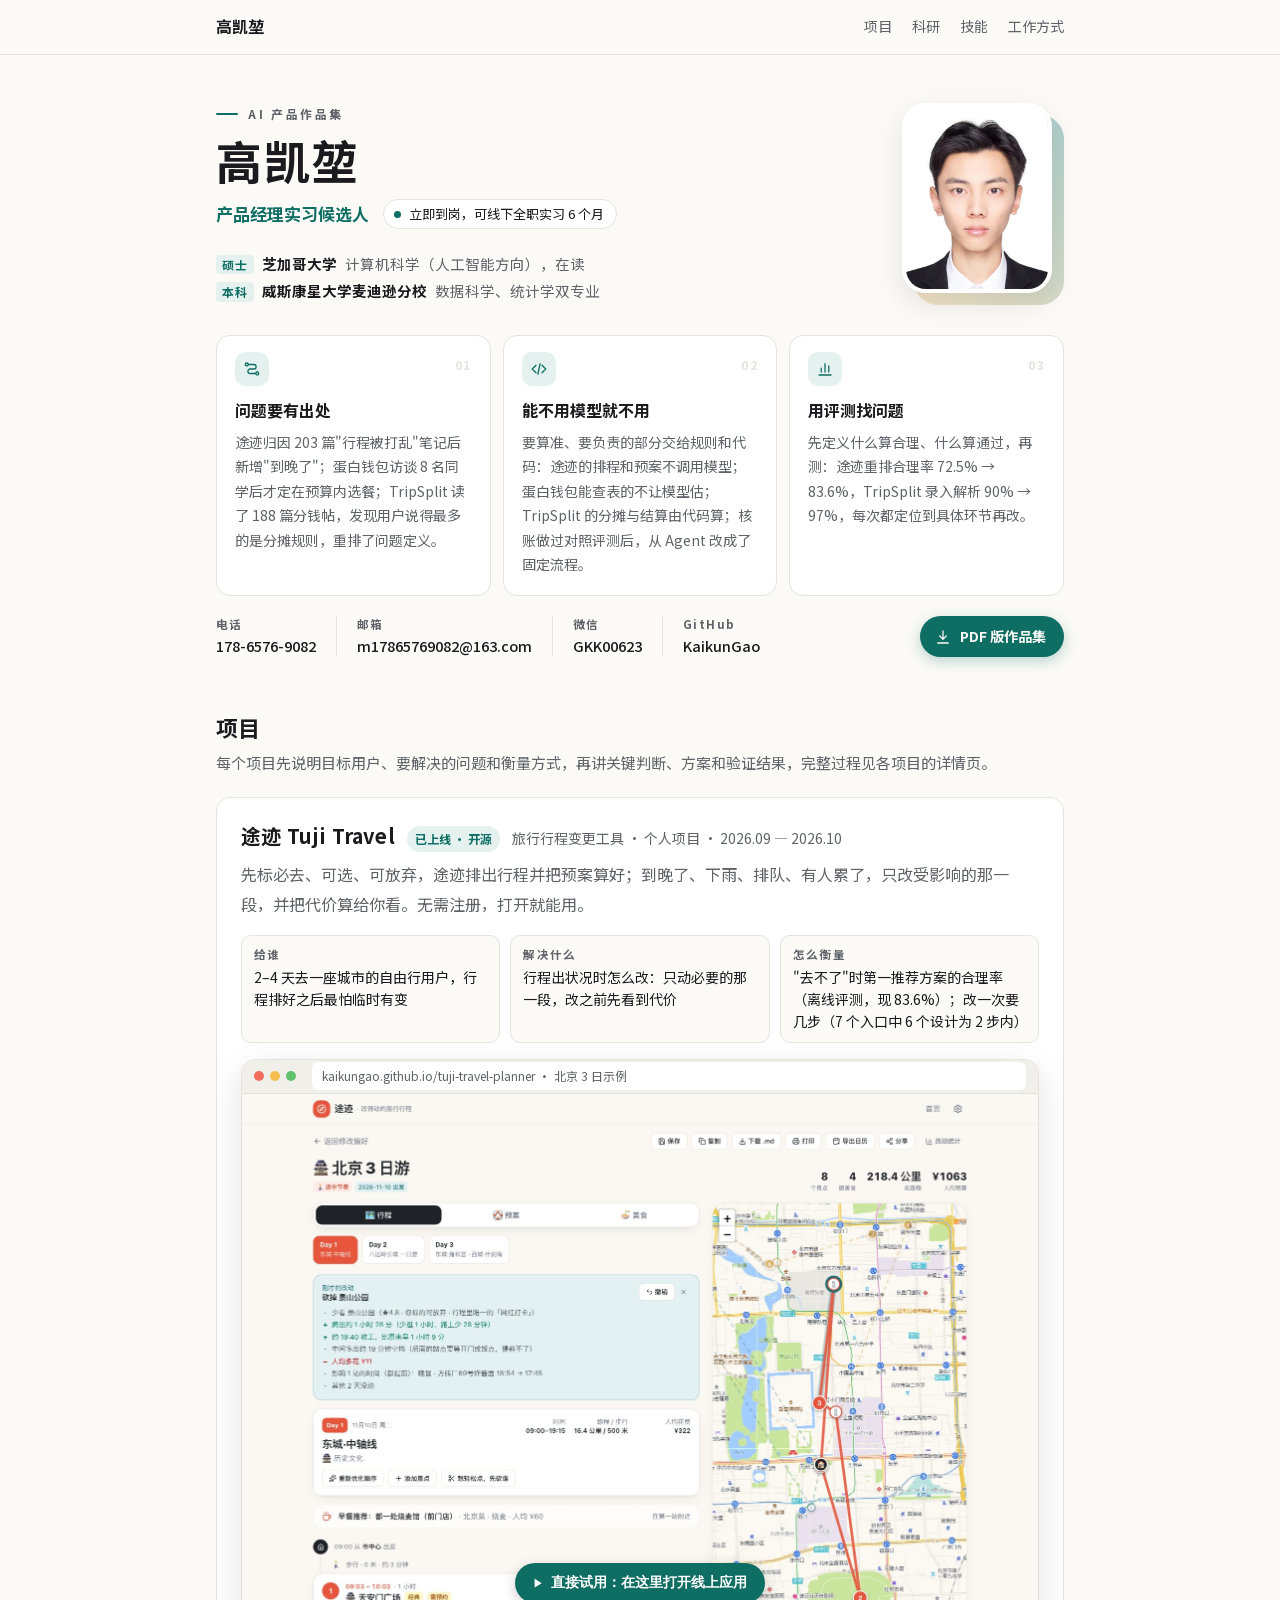
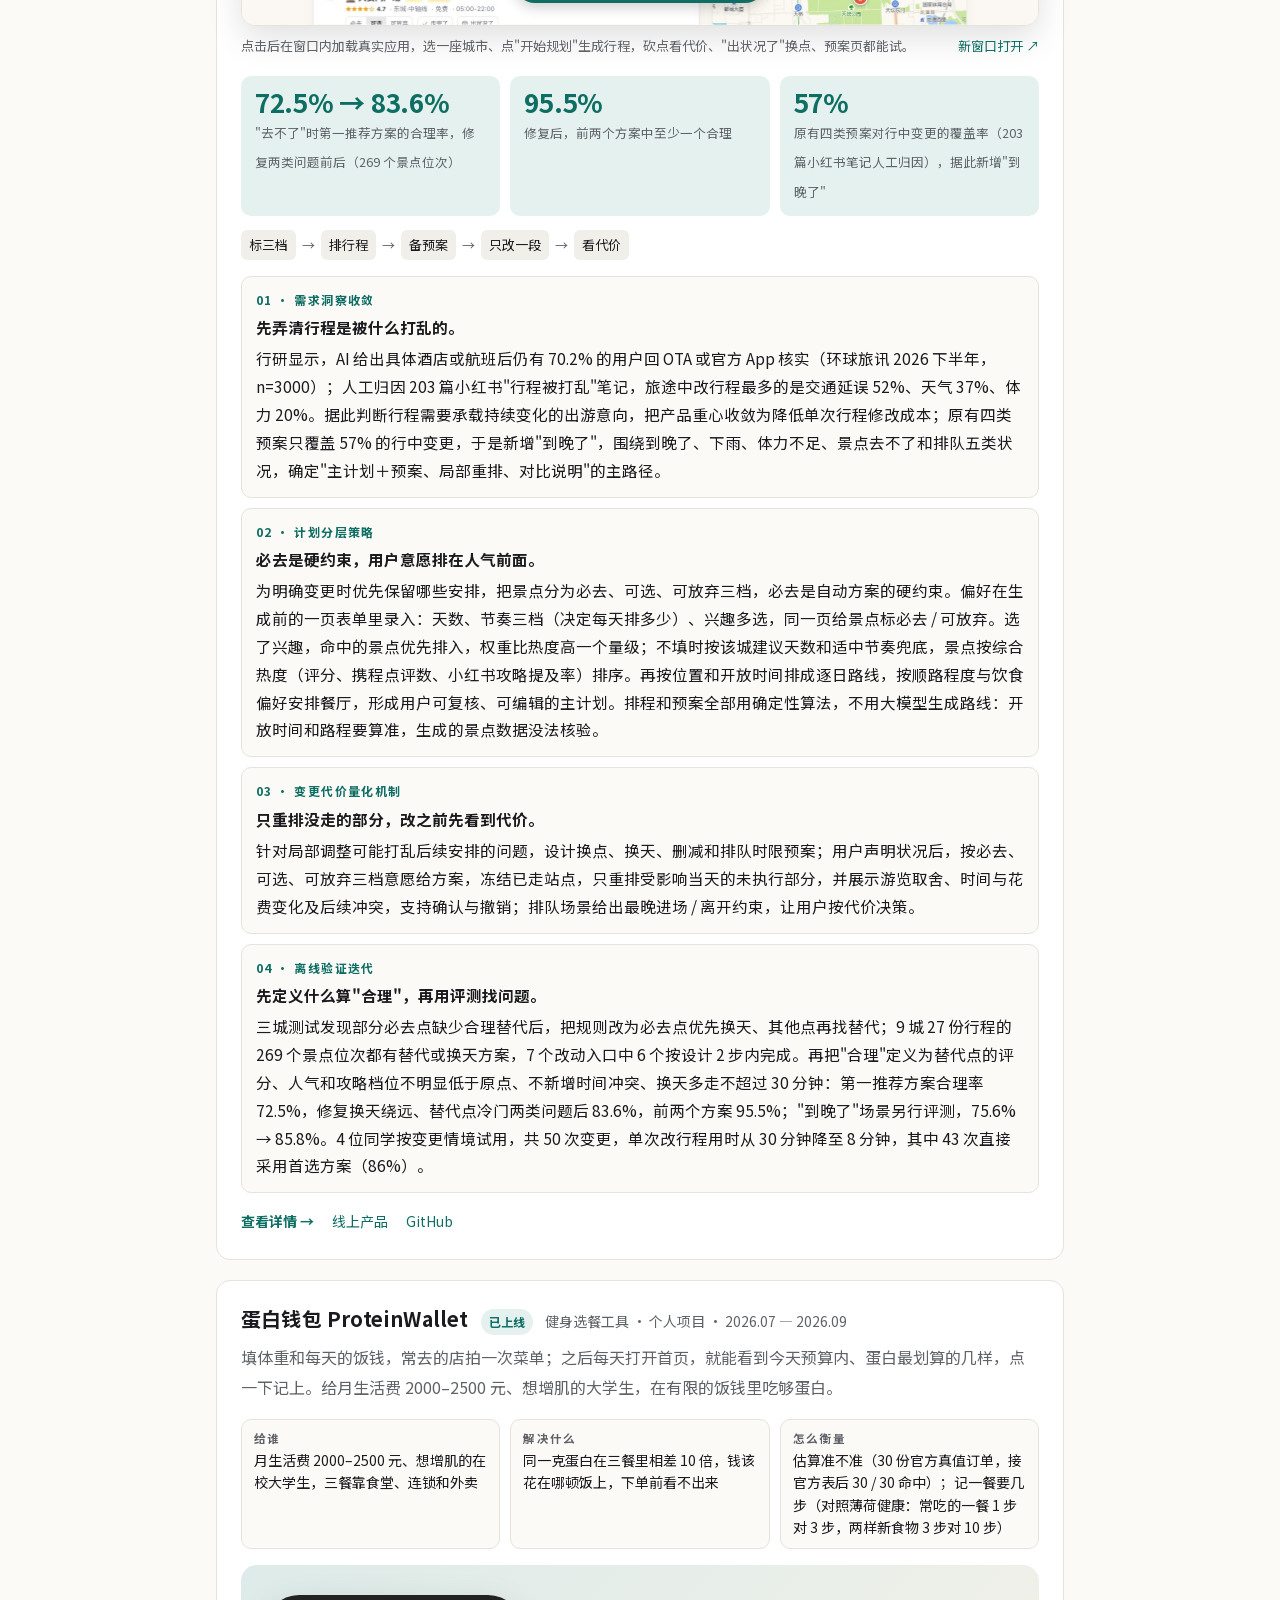
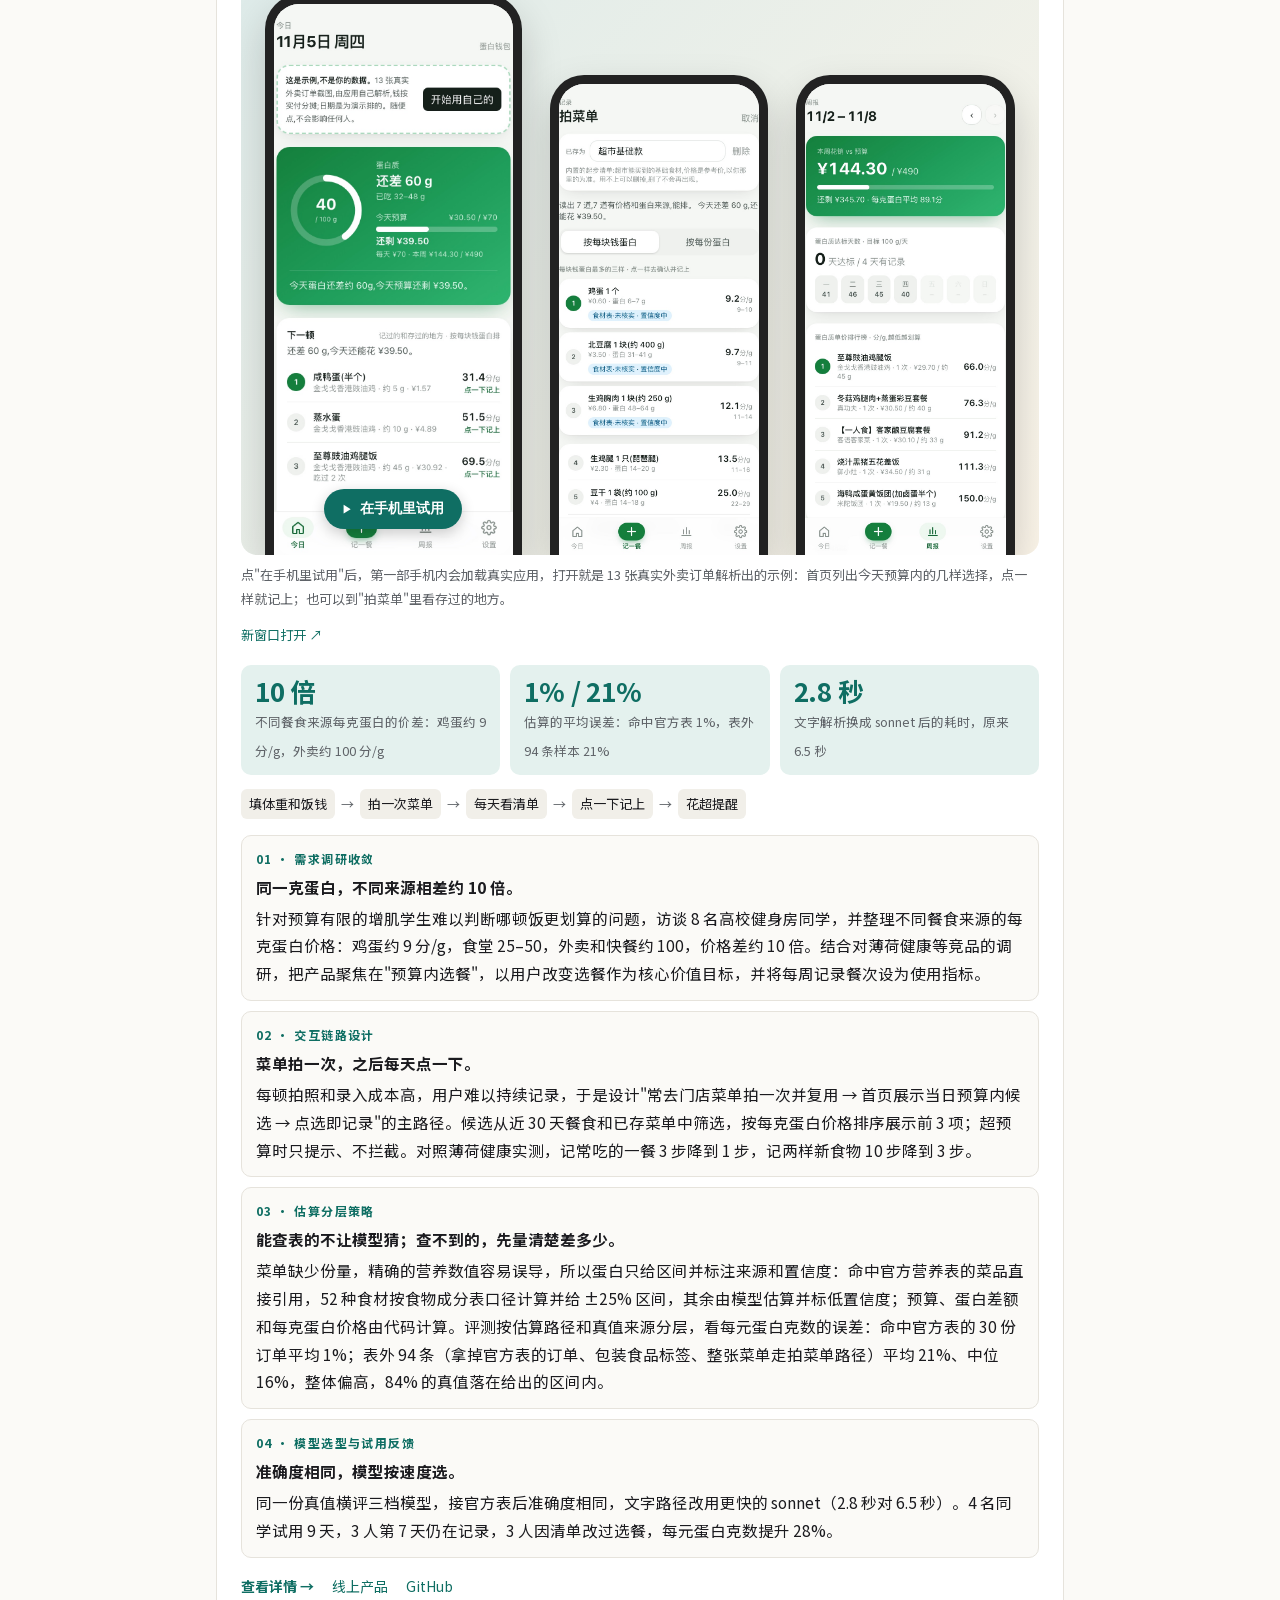
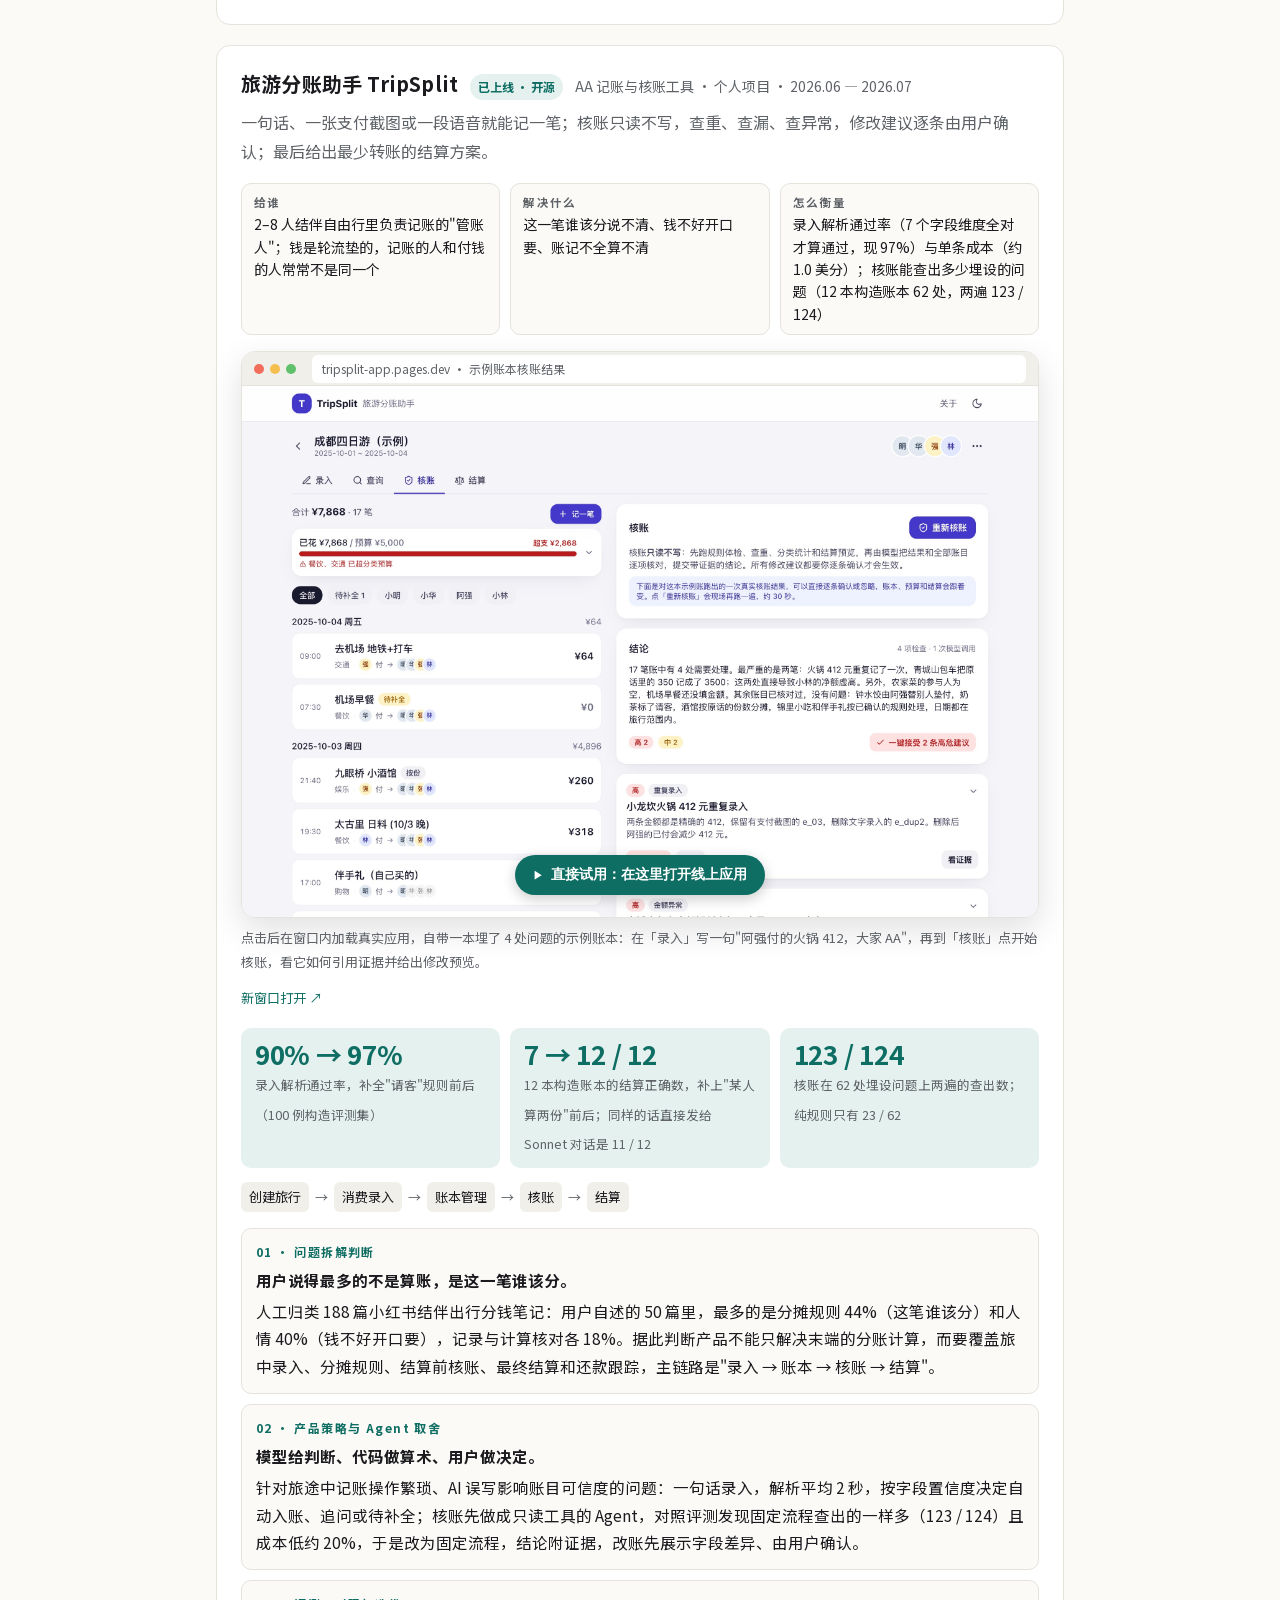
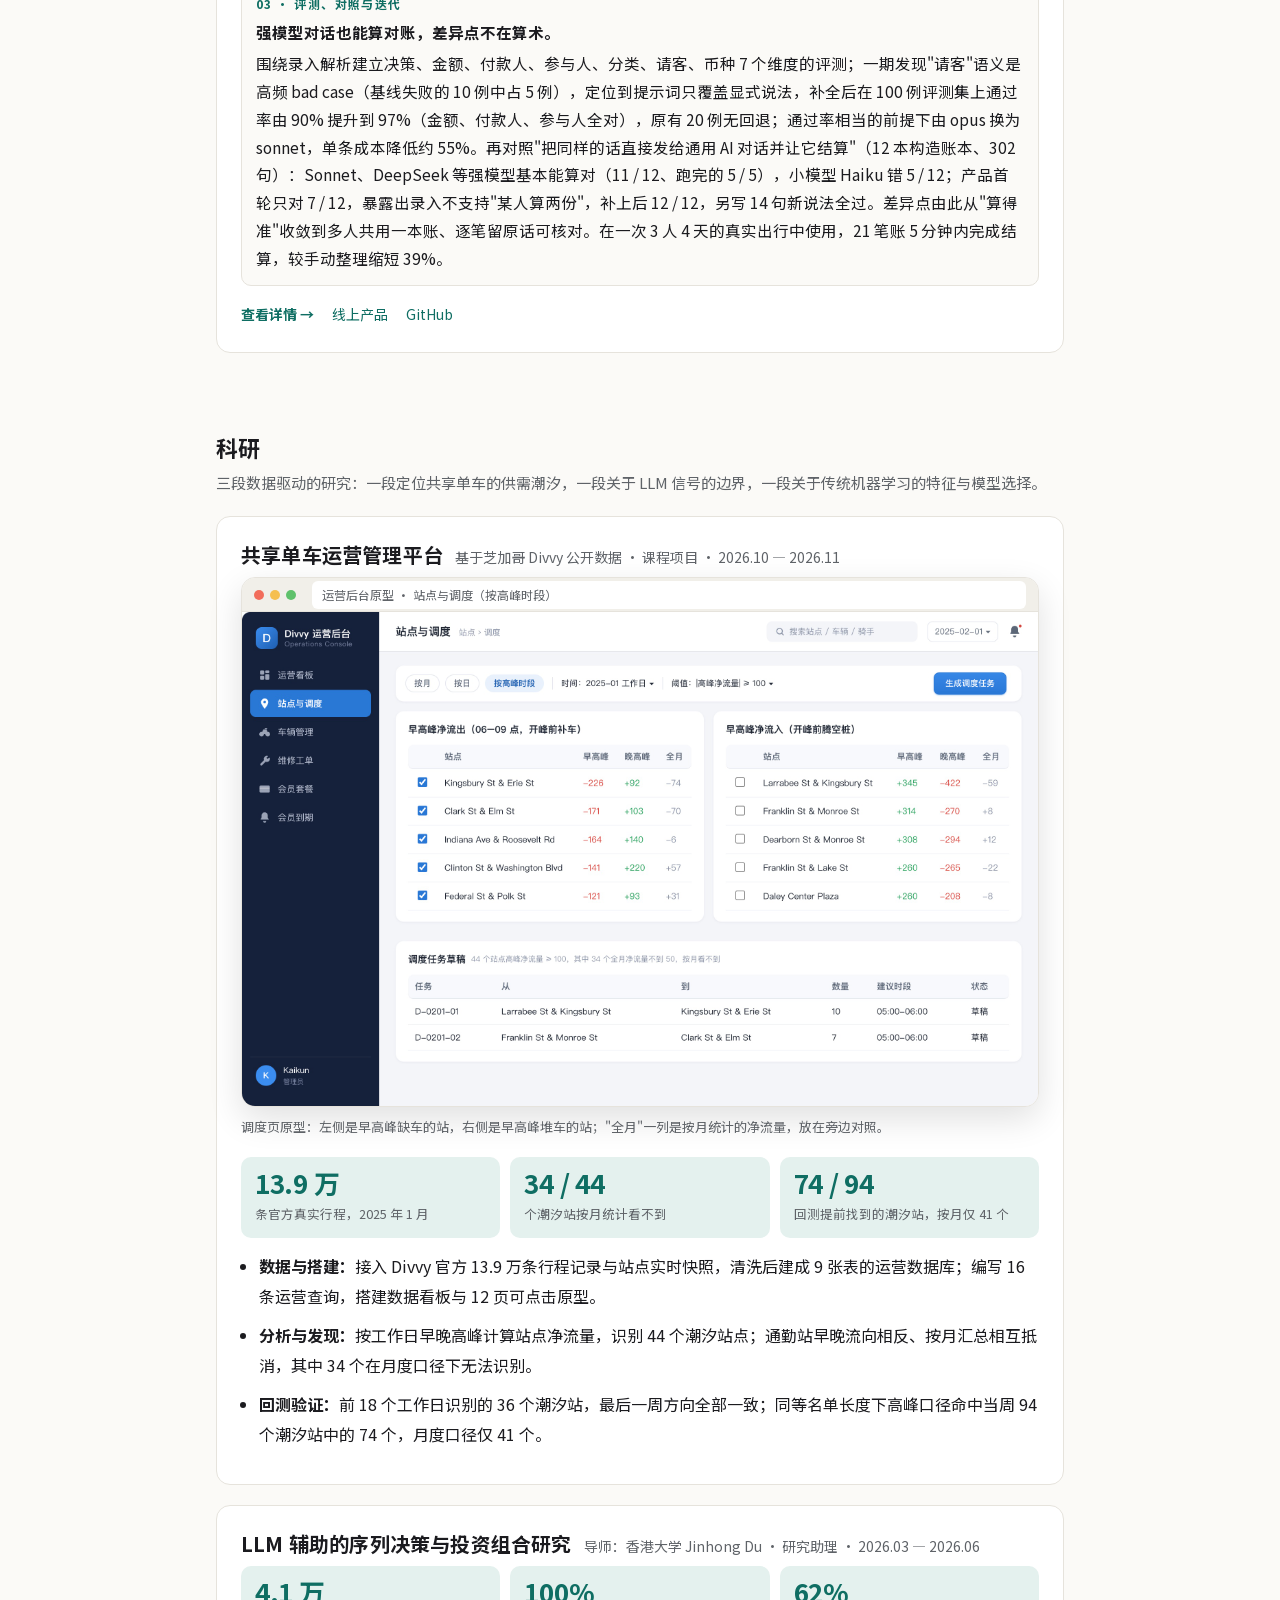
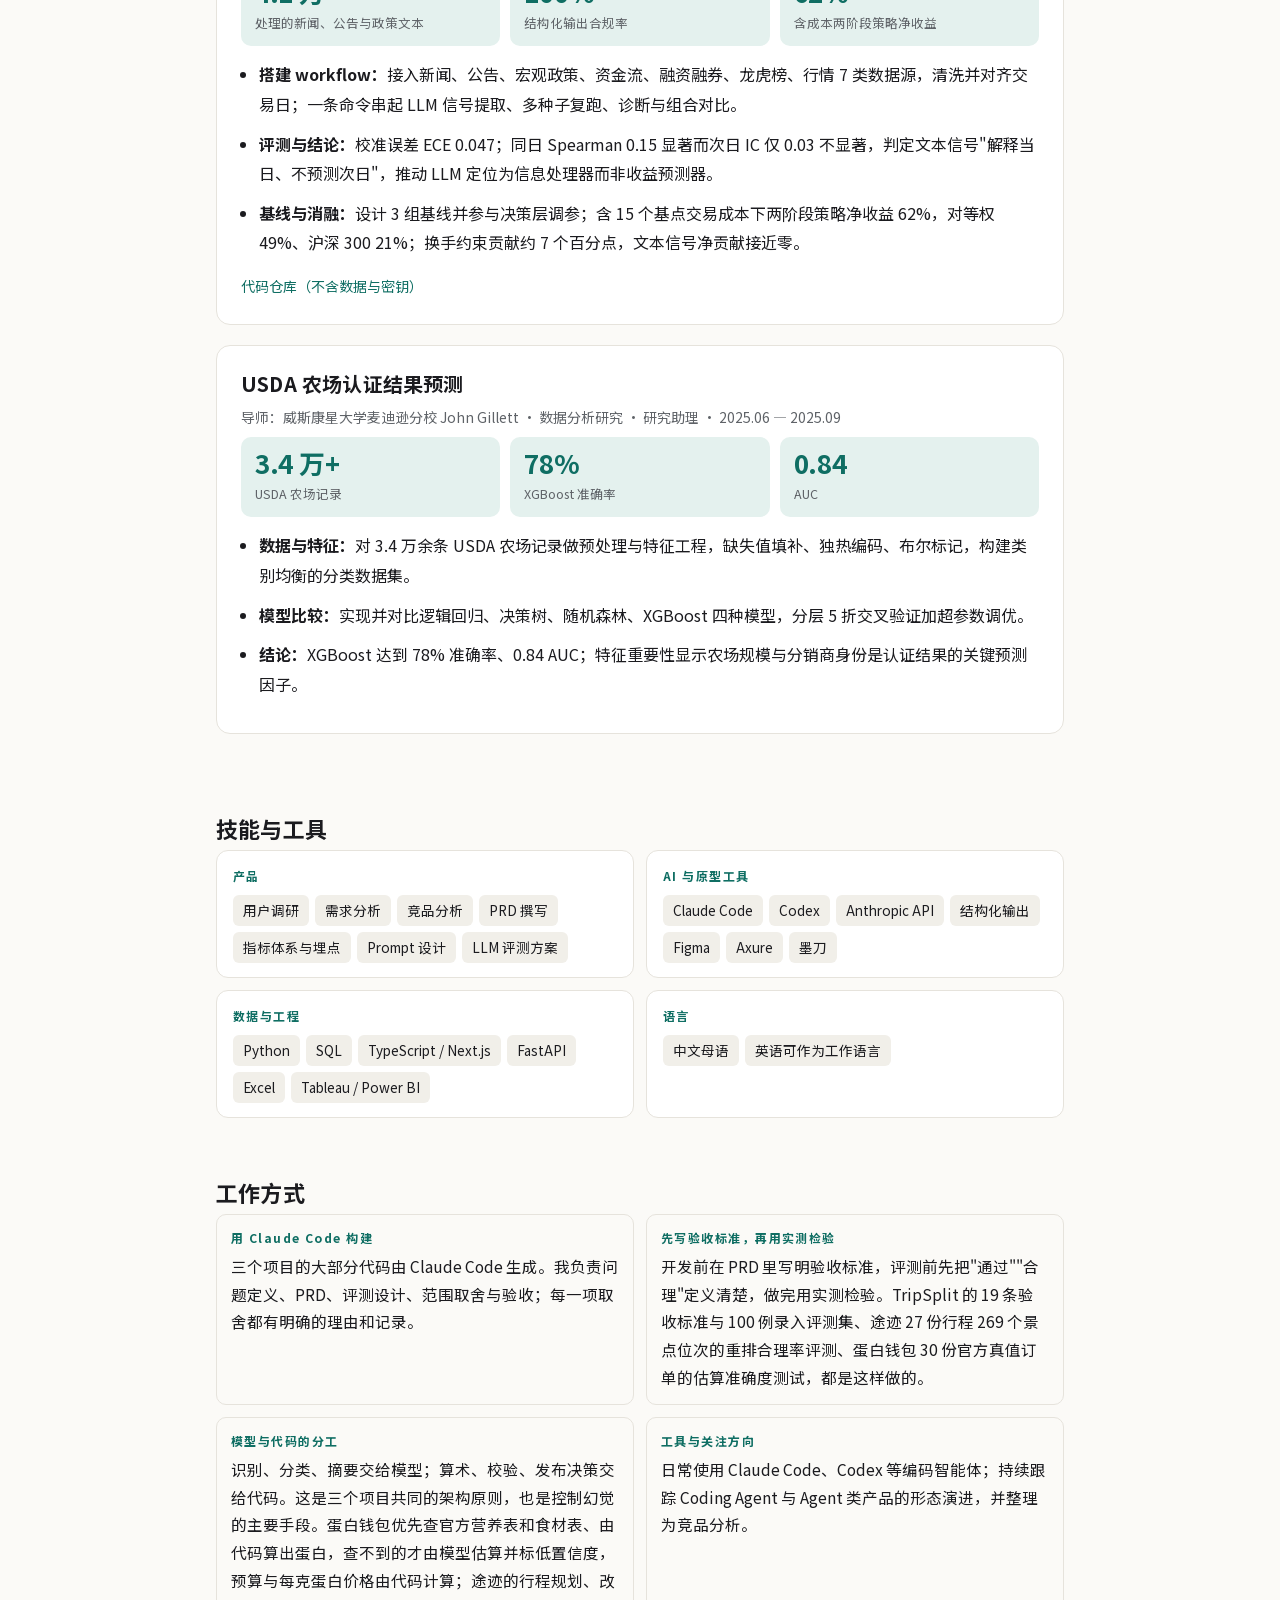
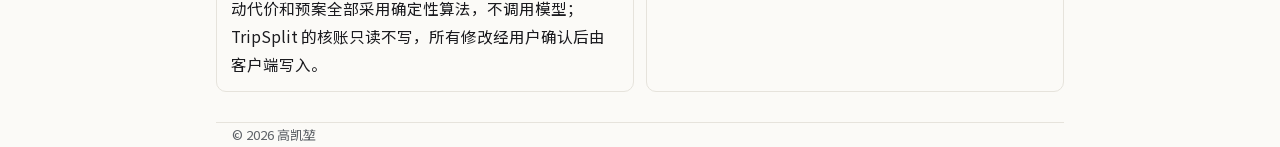
<file: index.html>
<!doctype html>
<html lang="zh-CN">
<head>
<meta charset="utf-8">
<meta name="viewport" content="width=device-width, initial-scale=1">
<title>高凯堃 · AI 产品作品集</title>
<meta name="description" content="高凯堃的 AI 产品作品集：旅游分账助手 TripSplit、途迹 Tuji Travel、ProteinWallet 三个项目，每个讲清目标用户、关键判断、方案与验证结果，以及共享单车供需潮汐定位、LLM 新闻信号与投资组合决策等研究。">
<meta property="og:title" content="高凯堃 · AI 产品作品集">
<meta property="og:description" content="三个从痛点到上线与评测的产品项目，三段数据与评测驱动的科研。">
<meta property="og:type" content="website">
<link rel="stylesheet" href="styles.css">
<link rel="icon" href="data:image/svg+xml,<svg xmlns='http://www.w3.org/2000/svg' viewBox='0 0 100 100'><text y='.9em' font-size='90'>◎</text></svg>">
</head>
<body>

<nav class="nav"><div class="wrap">
  <a class="brand" href="#top">高凯堃</a>
  <ul>
    <li><a href="#projects">项目</a></li>
    <li><a href="#research">科研</a></li>
    <li><a href="#skills">技能</a></li>
    <li><a href="#way">工作方式</a></li>
  </ul>
</div></nav>

<main class="wrap" id="top">

<header class="hero">
  <div class="hero-top">
    <div>
      <p class="eyebrow">AI 产品作品集</p>
      <h1>高凯堃</h1>
      <div class="role-row">
        <p class="role">产品经理实习候选人</p>
        <p class="avail"><i aria-hidden="true"></i>立即到岗，可线下全职实习 6 个月</p>
      </div>
      <ul class="edu">
        <li><span class="deg">硕士</span><b>芝加哥大学</b><span class="major">计算机科学（人工智能方向），在读</span></li>
        <li><span class="deg">本科</span><b>威斯康星大学麦迪逊分校</b><span class="major">数据科学、统计学双专业</span></li>
      </ul>
    </div>
    <div class="portrait"><img class="photo" src="assets/photo.jpg" alt="高凯堃"></div>
  </div>
  <ul class="strengths">
    <li>
      <span class="ico" aria-hidden="true"><svg viewBox="0 0 24 24"><circle cx="5" cy="6" r="2"/><circle cx="19" cy="18" r="2"/><path d="M7 6h7.5a3 3 0 0 1 0 6h-5a3 3 0 0 0 0 6H17"/></svg></span>
      <b>问题要有出处</b>
      <p>途迹归因 203 篇"行程被打乱"笔记后新增"到晚了"；蛋白钱包访谈 8 名同学后才定在预算内选餐；TripSplit 读了 188 篇分钱帖，发现用户说得最多的是分摊规则，重排了问题定义。</p>
    </li>
    <li>
      <span class="ico" aria-hidden="true"><svg viewBox="0 0 24 24"><path d="M8 7l-5 5 5 5M16 7l5 5-5 5M13.5 5l-3 14"/></svg></span>
      <b>能不用模型就不用</b>
      <p>要算准、要负责的部分交给规则和代码：途迹的排程和预案不调用模型；蛋白钱包能查表的不让模型估；TripSplit 的分摊与结算由代码算；核账做过对照评测后，从 Agent 改成了固定流程。</p>
    </li>
    <li>
      <span class="ico" aria-hidden="true"><svg viewBox="0 0 24 24"><path d="M4 20h16M7 16v-5M12 16V5M17 16v-8"/></svg></span>
      <b>用评测找问题</b>
      <p>先定义什么算合理、什么算通过，再测：途迹重排合理率 72.5% → 83.6%，TripSplit 录入解析 90% → 97%，每次都定位到具体环节再改。</p>
    </li>
  </ul>
  <div class="contact" id="contact">
    <dl>
      <div><dt>电话</dt><dd>178-6576-9082</dd></div>
      <div><dt>邮箱</dt><dd><a href="mailto:m17865769082@163.com">m17865769082@163.com</a></dd></div>
      <div><dt>微信</dt><dd>GKK00623</dd></div>
      <div><dt>GitHub</dt><dd><a href="https://github.com/KaikunGao" target="_blank" rel="noopener">KaikunGao</a></dd></div>
    </dl>
    <a class="cta no-print" href="assets/kaikun-gao-portfolio.pdf" target="_blank" rel="noopener"><svg viewBox="0 0 24 24" aria-hidden="true"><path d="M12 4v11M7.5 10.5L12 15l4.5-4.5M5 20h14"/></svg>PDF 版作品集</a>
  </div>
</header>

<section id="projects">
  <h2 class="sec-title">项目</h2>
  <p class="sec-sub">每个项目先说明目标用户、要解决的问题和衡量方式，再讲关键判断、方案和验证结果，完整过程见各项目的详情页。</p>

  <!-- Tuji -->
  <article class="card feature">
    <header>
      <h3>途迹 Tuji Travel</h3>
      <span class="badge">已上线 · 开源</span>
      <span class="meta">旅行行程变更工具 · 个人项目 · 2026.09 — 2026.10</span>
    </header>
    <p class="one-liner">先标必去、可选、可放弃，途迹排出行程并把预案算好；到晚了、下雨、排队、有人累了，只改受影响的那一段，并把代价算给你看。无需注册，打开就能用。</p>
    <div class="pos">
      <span><b>给谁</b>2–4 天去一座城市的自由行用户，行程排好之后最怕临时有变</span>
      <span><b>解决什么</b>行程出状况时怎么改：只动必要的那一段，改之前先看到代价</span>
      <span><b>怎么衡量</b>"去不了"时第一推荐方案的合理率（离线评测，现 83.6%）；改一次要几步（7 个入口中 6 个设计为 2 步内）</span>
    </div>
    <div class="browser">
      <div class="bar" aria-hidden="true"><i></i><i></i><i></i><span class="url">kaikungao.github.io/tuji-travel-planner · 北京 3 日示例</span></div>
      <div class="screen" id="tuji-demo">
        <img src="assets/tuji-plan-hd.jpg" alt="途迹行程页：砍掉一个景点之后的代价回执，右侧地图上圈出受影响的站点" width="1440" height="960">
        <button type="button" class="demo-btn" data-src="https://kaikungao.github.io/tuji-travel-planner/" data-title="途迹 在线试用">直接试用：在这里打开线上应用</button>
      </div>
    </div>
    <p class="try-note"><span>点击后在窗口内加载真实应用，选一座城市、点"开始规划"生成行程，砍点看代价、"出状况了"换点、预案页都能试。</span><a href="https://kaikungao.github.io/tuji-travel-planner/" target="_blank" rel="noopener">新窗口打开 ↗</a></p>
    <div class="metrics">
      <div class="metric"><b>72.5% → 83.6%</b><span>"去不了"时第一推荐方案的合理率，修复两类问题前后（269 个景点位次）</span></div>
      <div class="metric"><b>95.5%</b><span>修复后，前两个方案中至少一个合理</span></div>
      <div class="metric"><b>57%</b><span>原有四类预案对行中变更的覆盖率（203 篇小红书笔记人工归因），据此新增"到晚了"</span></div>
    </div>
    <div class="flow">
      <span>标三档</span><i>→</i><span>排行程</span><i>→</i><span>备预案</span><i>→</i><span>只改一段</span><i>→</i><span>看代价</span>
    </div>
    <div class="grid4 rows">
      <div class="cell"><b class="k">01 · 需求洞察收敛</b><strong>先弄清行程是被什么打乱的。</strong>行研显示，AI 给出具体酒店或航班后仍有 70.2% 的用户回 OTA 或官方 App 核实（环球旅讯 2026 下半年，n=3000）；人工归因 203 篇小红书"行程被打乱"笔记，旅途中改行程最多的是交通延误 52%、天气 37%、体力 20%。据此判断行程需要承载持续变化的出游意向，把产品重心收敛为降低单次行程修改成本；原有四类预案只覆盖 57% 的行中变更，于是新增"到晚了"，围绕到晚了、下雨、体力不足、景点去不了和排队五类状况，确定"主计划＋预案、局部重排、对比说明"的主路径。</div>
      <div class="cell"><b class="k">02 · 计划分层策略</b><strong>必去是硬约束，用户意愿排在人气前面。</strong>为明确变更时优先保留哪些安排，把景点分为必去、可选、可放弃三档，必去是自动方案的硬约束。偏好在生成前的一页表单里录入：天数、节奏三档（决定每天排多少）、兴趣多选，同一页给景点标必去 / 可放弃。选了兴趣，命中的景点优先排入，权重比热度高一个量级；不填时按该城建议天数和适中节奏兜底，景点按综合热度（评分、携程点评数、小红书攻略提及率）排序。再按位置和开放时间排成逐日路线，按顺路程度与饮食偏好安排餐厅，形成用户可复核、可编辑的主计划。排程和预案全部用确定性算法，不用大模型生成路线：开放时间和路程要算准，生成的景点数据没法核验。</div>
      <div class="cell"><b class="k">03 · 变更代价量化机制</b><strong>只重排没走的部分，改之前先看到代价。</strong>针对局部调整可能打乱后续安排的问题，设计换点、换天、删减和排队时限预案；用户声明状况后，按必去、可选、可放弃三档意愿给方案，冻结已走站点，只重排受影响当天的未执行部分，并展示游览取舍、时间与花费变化及后续冲突，支持确认与撤销；排队场景给出最晚进场 / 离开约束，让用户按代价决策。</div>
      <div class="cell"><b class="k">04 · 离线验证迭代</b><strong>先定义什么算"合理"，再用评测找问题。</strong>三城测试发现部分必去点缺少合理替代后，把规则改为必去点优先换天、其他点再找替代；9 城 27 份行程的 269 个景点位次都有替代或换天方案，7 个改动入口中 6 个按设计 2 步内完成。再把"合理"定义为替代点的评分、人气和攻略档位不明显低于原点、不新增时间冲突、换天多走不超过 30 分钟：第一推荐方案合理率 72.5%，修复换天绕远、替代点冷门两类问题后 83.6%，前两个方案 95.5%；"到晚了"场景另行评测，75.6% → 85.8%。4 位同学按变更情境试用，共 50 次变更，单次改行程用时从 30 分钟降至 8 分钟，其中 43 次直接采用首选方案（86%）。</div>
    </div>
    <div class="links">
      <a class="more" href="projects/tuji.html">查看详情 →</a>
      <a href="https://kaikungao.github.io/tuji-travel-planner/" target="_blank" rel="noopener">线上产品</a>
      <a href="https://github.com/KaikunGao/tuji-travel-planner" target="_blank" rel="noopener">GitHub</a>
    </div>
  </article>

  <!-- ProteinWallet -->
  <article class="card feature">
    <header>
      <h3>蛋白钱包 ProteinWallet</h3>
      <span class="badge">已上线</span>
      <span class="meta">健身选餐工具 · 个人项目 · 2026.07 — 2026.09</span>
    </header>
    <p class="one-liner">填体重和每天的饭钱，常去的店拍一次菜单；之后每天打开首页，就能看到今天预算内、蛋白最划算的几样，点一下记上。给月生活费 2000–2500 元、想增肌的大学生，在有限的饭钱里吃够蛋白。</p>
    <div class="pos">
      <span><b>给谁</b>月生活费 2000–2500 元、想增肌的在校大学生，三餐靠食堂、连锁和外卖</span>
      <span><b>解决什么</b>同一克蛋白在三餐里相差 10 倍，钱该花在哪顿饭上，下单前看不出来</span>
      <span><b>怎么衡量</b>估算准不准（30 份官方真值订单，接官方表后 30 / 30 命中）；记一餐要几步（对照薄荷健康：常吃的一餐 1 步对 3 步，两样新食物 3 步对 10 步）</span>
    </div>
    <div class="showcase">
      <figure class="phone big" id="pw-demo">
        <img src="assets/pw-today.jpg" alt="蛋白钱包首页：今天的蛋白差额和预算，下面是今天预算内、按每块钱蛋白排好的三样选择" width="780" height="1688">
        <button type="button" class="demo-btn" data-src="https://protein-wallet.pages.dev/?demo=1" data-title="蛋白钱包 在线试用">在手机里试用</button>
      </figure>
      <figure class="phone">
        <img src="assets/pw-menu.jpg" alt="蛋白钱包菜单页：存过的地方按每块钱换多少克蛋白排好，每样带价格、蛋白区间和数据来源" width="780" height="1688">
      </figure>
      <figure class="phone">
        <img src="assets/pw-weekly.jpg" alt="蛋白钱包周报：本周花销与预算、蛋白达标天数、蛋白质单价排行榜" width="780" height="1688">
      </figure>
    </div>
    <p class="try-note"><span>点"在手机里试用"后，第一部手机内会加载真实应用，打开就是 13 张真实外卖订单解析出的示例：首页列出今天预算内的几样选择，点一样就记上；也可以到"拍菜单"里看存过的地方。</span><a href="https://protein-wallet.pages.dev/?demo=1" target="_blank" rel="noopener">新窗口打开 ↗</a></p>
    <div class="metrics">
      <div class="metric"><b>10 倍</b><span>不同餐食来源每克蛋白的价差：鸡蛋约 9 分/g，外卖约 100 分/g</span></div>
      <div class="metric"><b>1% / 21%</b><span>估算的平均误差：命中官方表 1%，表外 94 条样本 21%</span></div>
      <div class="metric"><b>2.8 秒</b><span>文字解析换成 sonnet 后的耗时，原来 6.5 秒</span></div>
    </div>
    <div class="flow">
      <span>填体重和饭钱</span><i>→</i><span>拍一次菜单</span><i>→</i><span>每天看清单</span><i>→</i><span>点一下记上</span><i>→</i><span>花超提醒</span>
    </div>
    <div class="grid4 rows">
      <div class="cell"><b class="k">01 · 需求调研收敛</b><strong>同一克蛋白，不同来源相差约 10 倍。</strong>针对预算有限的增肌学生难以判断哪顿饭更划算的问题，访谈 8 名高校健身房同学，并整理不同餐食来源的每克蛋白价格：鸡蛋约 9 分/g，食堂 25–50，外卖和快餐约 100，价格差约 10 倍。结合对薄荷健康等竞品的调研，把产品聚焦在"预算内选餐"，以用户改变选餐作为核心价值目标，并将每周记录餐次设为使用指标。</div>
      <div class="cell"><b class="k">02 · 交互链路设计</b><strong>菜单拍一次，之后每天点一下。</strong>每顿拍照和录入成本高，用户难以持续记录，于是设计"常去门店菜单拍一次并复用 → 首页展示当日预算内候选 → 点选即记录"的主路径。候选从近 30 天餐食和已存菜单中筛选，按每克蛋白价格排序展示前 3 项；超预算时只提示、不拦截。对照薄荷健康实测，记常吃的一餐 3 步降到 1 步，记两样新食物 10 步降到 3 步。</div>
      <div class="cell"><b class="k">03 · 估算分层策略</b><strong>能查表的不让模型猜；查不到的，先量清楚差多少。</strong>菜单缺少份量，精确的营养数值容易误导，所以蛋白只给区间并标注来源和置信度：命中官方营养表的菜品直接引用，52 种食材按食物成分表口径计算并给 ±25% 区间，其余由模型估算并标低置信度；预算、蛋白差额和每克蛋白价格由代码计算。评测按估算路径和真值来源分层，看每元蛋白克数的误差：命中官方表的 30 份订单平均 1%；表外 94 条（拿掉官方表的订单、包装食品标签、整张菜单走拍菜单路径）平均 21%、中位 16%，整体偏高，84% 的真值落在给出的区间内。</div>
      <div class="cell"><b class="k">04 · 模型选型与试用反馈</b><strong>准确度相同，模型按速度选。</strong>同一份真值横评三档模型，接官方表后准确度相同，文字路径改用更快的 sonnet（2.8 秒对 6.5 秒）。4 名同学试用 9 天，3 人第 7 天仍在记录，3 人因清单改过选餐，每元蛋白克数提升 28%。</div>
    </div>
    <div class="links">
      <a class="more" href="projects/protein-wallet.html">查看详情 →</a>
      <a href="https://protein-wallet.pages.dev/?demo=1" target="_blank" rel="noopener">线上产品</a>
      <a href="https://github.com/KaikunGao/protein-wallet" target="_blank" rel="noopener">GitHub</a>
    </div>
  </article>


  <!-- TripSplit -->
  <article class="card feature">
    <header>
      <h3>旅游分账助手 TripSplit</h3>
      <span class="badge">已上线 · 开源</span>
      <span class="meta">AA 记账与核账工具 · 个人项目 · 2026.06 — 2026.07</span>
    </header>
    <p class="one-liner">一句话、一张支付截图或一段语音就能记一笔；核账只读不写，查重、查漏、查异常，修改建议逐条由用户确认；最后给出最少转账的结算方案。</p>
    <div class="pos">
      <span><b>给谁</b>2–8 人结伴自由行里负责记账的"管账人"；钱是轮流垫的，记账的人和付钱的人常常不是同一个</span>
      <span><b>解决什么</b>这一笔谁该分说不清、钱不好开口要、账记不全算不清</span>
      <span><b>怎么衡量</b>录入解析通过率（7 个字段维度全对才算通过，现 97%）与单条成本（约 1.0 美分）；核账能查出多少埋设的问题（12 本构造账本 62 处，两遍 123 / 124）</span>
    </div>
    <div class="browser">
      <div class="bar" aria-hidden="true"><i></i><i></i><i></i><span class="url">tripsplit-app.pages.dev · 示例账本核账结果</span></div>
      <div class="screen" id="tripsplit-demo">
        <img src="assets/tripsplit-reconcile-hd.jpg" alt="TripSplit 桌面双栏：左侧账本，右侧核账结论、按严重度计数与可逐条确认的修改建议" width="1280" height="853">
        <button type="button" class="demo-btn" data-src="https://tripsplit-app.pages.dev/" data-title="TripSplit 在线试用">直接试用：在这里打开线上应用</button>
      </div>
    </div>
    <p class="try-note"><span>点击后在窗口内加载真实应用，自带一本埋了 4 处问题的示例账本：在「录入」写一句"阿强付的火锅 412，大家 AA"，再到「核账」点开始核账，看它如何引用证据并给出修改预览。</span><a href="https://tripsplit-app.pages.dev/" target="_blank" rel="noopener">新窗口打开 ↗</a></p>
    <div class="metrics">
      <div class="metric"><b>90% → 97%</b><span>录入解析通过率，补全"请客"规则前后（100 例构造评测集）</span></div>
      <div class="metric"><b>7 → 12 / 12</b><span>12 本构造账本的结算正确数，补上"某人算两份"前后；同样的话直接发给 Sonnet 对话是 11 / 12</span></div>
      <div class="metric"><b>123 / 124</b><span>核账在 62 处埋设问题上两遍的查出数；纯规则只有 23 / 62</span></div>
    </div>
    <div class="flow">
      <span>创建旅行</span><i>→</i><span>消费录入</span><i>→</i><span>账本管理</span><i>→</i><span>核账</span><i>→</i><span>结算</span>
    </div>
    <div class="grid4 rows">
      <div class="cell"><b class="k">01 · 问题拆解判断</b><strong>用户说得最多的不是算账，是这一笔谁该分。</strong>人工归类 188 篇小红书结伴出行分钱笔记：用户自述的 50 篇里，最多的是分摊规则 44%（这笔谁该分）和人情 40%（钱不好开口要），记录与计算核对各 18%。据此判断产品不能只解决末端的分账计算，而要覆盖旅中录入、分摊规则、结算前核账、最终结算和还款跟踪，主链路是"录入 → 账本 → 核账 → 结算"。</div>
      <div class="cell"><b class="k">02 · 产品策略与 Agent 取舍</b><strong>模型给判断、代码做算术、用户做决定。</strong>针对旅途中记账操作繁琐、AI 误写影响账目可信度的问题：一句话录入，解析平均 2 秒，按字段置信度决定自动入账、追问或待补全；核账先做成只读工具的 Agent，对照评测发现固定流程查出的一样多（123 / 124）且成本低约 20%，于是改为固定流程，结论附证据，改账先展示字段差异、由用户确认。</div>
      <div class="cell"><b class="k">03 · 评测、对照与迭代</b><strong>强模型对话也能算对账，差异点不在算术。</strong>围绕录入解析建立决策、金额、付款人、参与人、分类、请客、币种 7 个维度的评测；一期发现"请客"语义是高频 bad case（基线失败的 10 例中占 5 例），定位到提示词只覆盖显式说法，补全后在 100 例评测集上通过率由 90% 提升到 97%（金额、付款人、参与人全对），原有 20 例无回退；通过率相当的前提下由 opus 换为 sonnet，单条成本降低约 55%。再对照"把同样的话直接发给通用 AI 对话并让它结算"（12 本构造账本、302 句）：Sonnet、DeepSeek 等强模型基本能算对（11 / 12、跑完的 5 / 5），小模型 Haiku 错 5 / 12；产品首轮只对 7 / 12，暴露出录入不支持"某人算两份"，补上后 12 / 12，另写 14 句新说法全过。差异点由此从"算得准"收敛到多人共用一本账、逐笔留原话可核对。在一次 3 人 4 天的真实出行中使用，21 笔账 5 分钟内完成结算，较手动整理缩短 39%。</div>
    </div>
    <div class="links">
      <a class="more" href="projects/tripsplit.html">查看详情 →</a>
      <a href="https://tripsplit-app.pages.dev/" target="_blank" rel="noopener">线上产品</a>
      <a href="https://github.com/KaikunGao/tripsplit" target="_blank" rel="noopener">GitHub</a>
    </div>
  </article>

</section>

<section id="research">
  <h2 class="sec-title">科研</h2>
  <p class="sec-sub">三段数据驱动的研究：一段定位共享单车的供需潮汐，一段关于 LLM 信号的边界，一段关于传统机器学习的特征与模型选择。</p>
  <article class="card research">
    <header>
      <h3>共享单车运营管理平台</h3>
      <span class="meta">基于芝加哥 Divvy 公开数据 · 课程项目 · 2026.10 — 2026.11</span>
    </header>
    <div class="browser">
      <div class="bar" aria-hidden="true"><i></i><i></i><i></i><span class="url">运营后台原型 · 站点与调度（按高峰时段）</span></div>
      <div class="screen natural">
        <img src="assets/divvy-dispatch-hd.jpg" alt="运营后台调度页：左表是早高峰净流出的站点，右表是早高峰净流入的站点，各列为早高峰、晚高峰与全月净流量，下方是调度任务草稿" width="1160" height="720">
      </div>
    </div>
    <p class="try-note"><span>调度页原型：左侧是早高峰缺车的站，右侧是早高峰堆车的站；"全月"一列是按月统计的净流量，放在旁边对照。</span></p>
    <div class="metrics">
      <div class="metric"><b>13.9 万</b><span>条官方真实行程，2025 年 1 月</span></div>
      <div class="metric"><b>34 / 44</b><span>个潮汐站按月统计看不到</span></div>
      <div class="metric"><b>74 / 94</b><span>回测提前找到的潮汐站，按月仅 41 个</span></div>
    </div>
    <ul style="margin:0; padding-left:18px;">
      <li><b>数据与搭建：</b>接入 Divvy 官方 13.9 万条行程记录与站点实时快照，清洗后建成 9 张表的运营数据库；编写 16 条运营查询，搭建数据看板与 12 页可点击原型。</li>
      <li><b>分析与发现：</b>按工作日早晚高峰计算站点净流量，识别 44 个潮汐站点；通勤站早晚流向相反、按月汇总相互抵消，其中 34 个在月度口径下无法识别。</li>
      <li><b>回测验证：</b>前 18 个工作日识别的 36 个潮汐站，最后一周方向全部一致；同等名单长度下高峰口径命中当周 94 个潮汐站中的 74 个，月度口径仅 41 个。</li>
    </ul>
  </article>
  <article class="card research">
    <header>
      <h3>LLM 辅助的序列决策与投资组合研究</h3>
      <span class="meta">导师：香港大学 Jinhong Du · 研究助理 · 2026.03 — 2026.06</span>
    </header>
    <div class="metrics">
      <div class="metric"><b>4.1 万</b><span>处理的新闻、公告与政策文本</span></div>
      <div class="metric"><b>100%</b><span>结构化输出合规率</span></div>
      <div class="metric"><b>62%</b><span>含成本两阶段策略净收益</span></div>
    </div>
    <ul style="margin:0; padding-left:18px;">
      <li><b>搭建 workflow：</b>接入新闻、公告、宏观政策、资金流、融资融券、龙虎榜、行情 7 类数据源，清洗并对齐交易日；一条命令串起 LLM 信号提取、多种子复跑、诊断与组合对比。</li>
      <li><b>评测与结论：</b>校准误差 ECE 0.047；同日 Spearman 0.15 显著而次日 IC 仅 0.03 不显著，判定文本信号"解释当日、不预测次日"，推动 LLM 定位为信息处理器而非收益预测器。</li>
      <li><b>基线与消融：</b>设计 3 组基线并参与决策层调参；含 15 个基点交易成本下两阶段策略净收益 62%，对等权 49%、沪深 300 21%；换手约束贡献约 7 个百分点，文本信号净贡献接近零。</li>
    </ul>
    <div class="links">
      <a href="https://github.com/KaikunGao/llm-portfolio-research" target="_blank" rel="noopener">代码仓库（不含数据与密钥）</a>
    </div>
  </article>
  <article class="card research">
    <header>
      <h3>USDA 农场认证结果预测</h3>
      <span class="meta">导师：威斯康星大学麦迪逊分校 John Gillett · 数据分析研究 · 研究助理 · 2025.06 — 2025.09</span>
    </header>
    <div class="metrics">
      <div class="metric"><b>3.4 万+</b><span>USDA 农场记录</span></div>
      <div class="metric"><b>78%</b><span>XGBoost 准确率</span></div>
      <div class="metric"><b>0.84</b><span>AUC</span></div>
    </div>
    <ul style="margin:0; padding-left:18px;">
      <li><b>数据与特征：</b>对 3.4 万余条 USDA 农场记录做预处理与特征工程，缺失值填补、独热编码、布尔标记，构建类别均衡的分类数据集。</li>
      <li><b>模型比较：</b>实现并对比逻辑回归、决策树、随机森林、XGBoost 四种模型，分层 5 折交叉验证加超参数调优。</li>
      <li><b>结论：</b>XGBoost 达到 78% 准确率、0.84 AUC；特征重要性显示农场规模与分销商身份是认证结果的关键预测因子。</li>
    </ul>
  </article>
</section>

<section id="skills">
  <h2 class="sec-title">技能与工具</h2>
  <div class="skills">
    <div class="skill"><b class="k">产品</b><div class="tags"><span>用户调研</span><span>需求分析</span><span>竞品分析</span><span>PRD 撰写</span><span>指标体系与埋点</span><span>Prompt 设计</span><span>LLM 评测方案</span></div></div>
    <div class="skill"><b class="k">AI 与原型工具</b><div class="tags"><span>Claude Code</span><span>Codex</span><span>Anthropic API</span><span>结构化输出</span><span>Figma</span><span>Axure</span><span>墨刀</span></div></div>
    <div class="skill"><b class="k">数据与工程</b><div class="tags"><span>Python</span><span>SQL</span><span>TypeScript / Next.js</span><span>FastAPI</span><span>Excel</span><span>Tableau / Power BI</span></div></div>
    <div class="skill"><b class="k">语言</b><div class="tags"><span>中文母语</span><span>英语可作为工作语言</span></div></div>
  </div>
</section>

<section id="way">
  <h2 class="sec-title">工作方式</h2>
  <div class="ways">
    <div class="cell"><b class="k">用 Claude Code 构建</b>三个项目的大部分代码由 Claude Code 生成。我负责问题定义、PRD、评测设计、范围取舍与验收；每一项取舍都有明确的理由和记录。</div>
    <div class="cell"><b class="k">先写验收标准，再用实测检验</b>开发前在 PRD 里写明验收标准，评测前先把"通过""合理"定义清楚，做完用实测检验。TripSplit 的 19 条验收标准与 100 例录入评测集、途迹 27 份行程 269 个景点位次的重排合理率评测、蛋白钱包 30 份官方真值订单的估算准确度测试，都是这样做的。</div>
    <div class="cell"><b class="k">模型与代码的分工</b>识别、分类、摘要交给模型；算术、校验、发布决策交给代码。这是三个项目共同的架构原则，也是控制幻觉的主要手段。蛋白钱包优先查官方营养表和食材表、由代码算出蛋白，查不到的才由模型估算并标低置信度，预算与每克蛋白价格由代码计算；途迹的行程规划、改动代价和预案全部采用确定性算法，不调用模型；TripSplit 的核账只读不写，所有修改经用户确认后由客户端写入。</div>
    <div class="cell"><b class="k">工具与关注方向</b>日常使用 Claude Code、Codex 等编码智能体；持续跟踪 Coding Agent 与 Agent 类产品的形态演进，并整理为竞品分析。</div>
  </div>
</section>

<footer class="wrap">
  © 2026 高凯堃
</footer>

</main>
<script>
  // Load the live demo only on request: the app focuses its first input on load,
  // which would otherwise scroll the whole page down to the phone frame.
  document.querySelectorAll('.demo-btn').forEach(function (btn) {
    btn.addEventListener('click', function () {
      var frame = btn.parentElement;
      var iframe = document.createElement('iframe');
      iframe.src = btn.dataset.src;
      iframe.title = btn.dataset.title || '在线演示';
      frame.innerHTML = '';
      frame.appendChild(iframe);
    });
  });
</script>
</body>
</html>
</file>
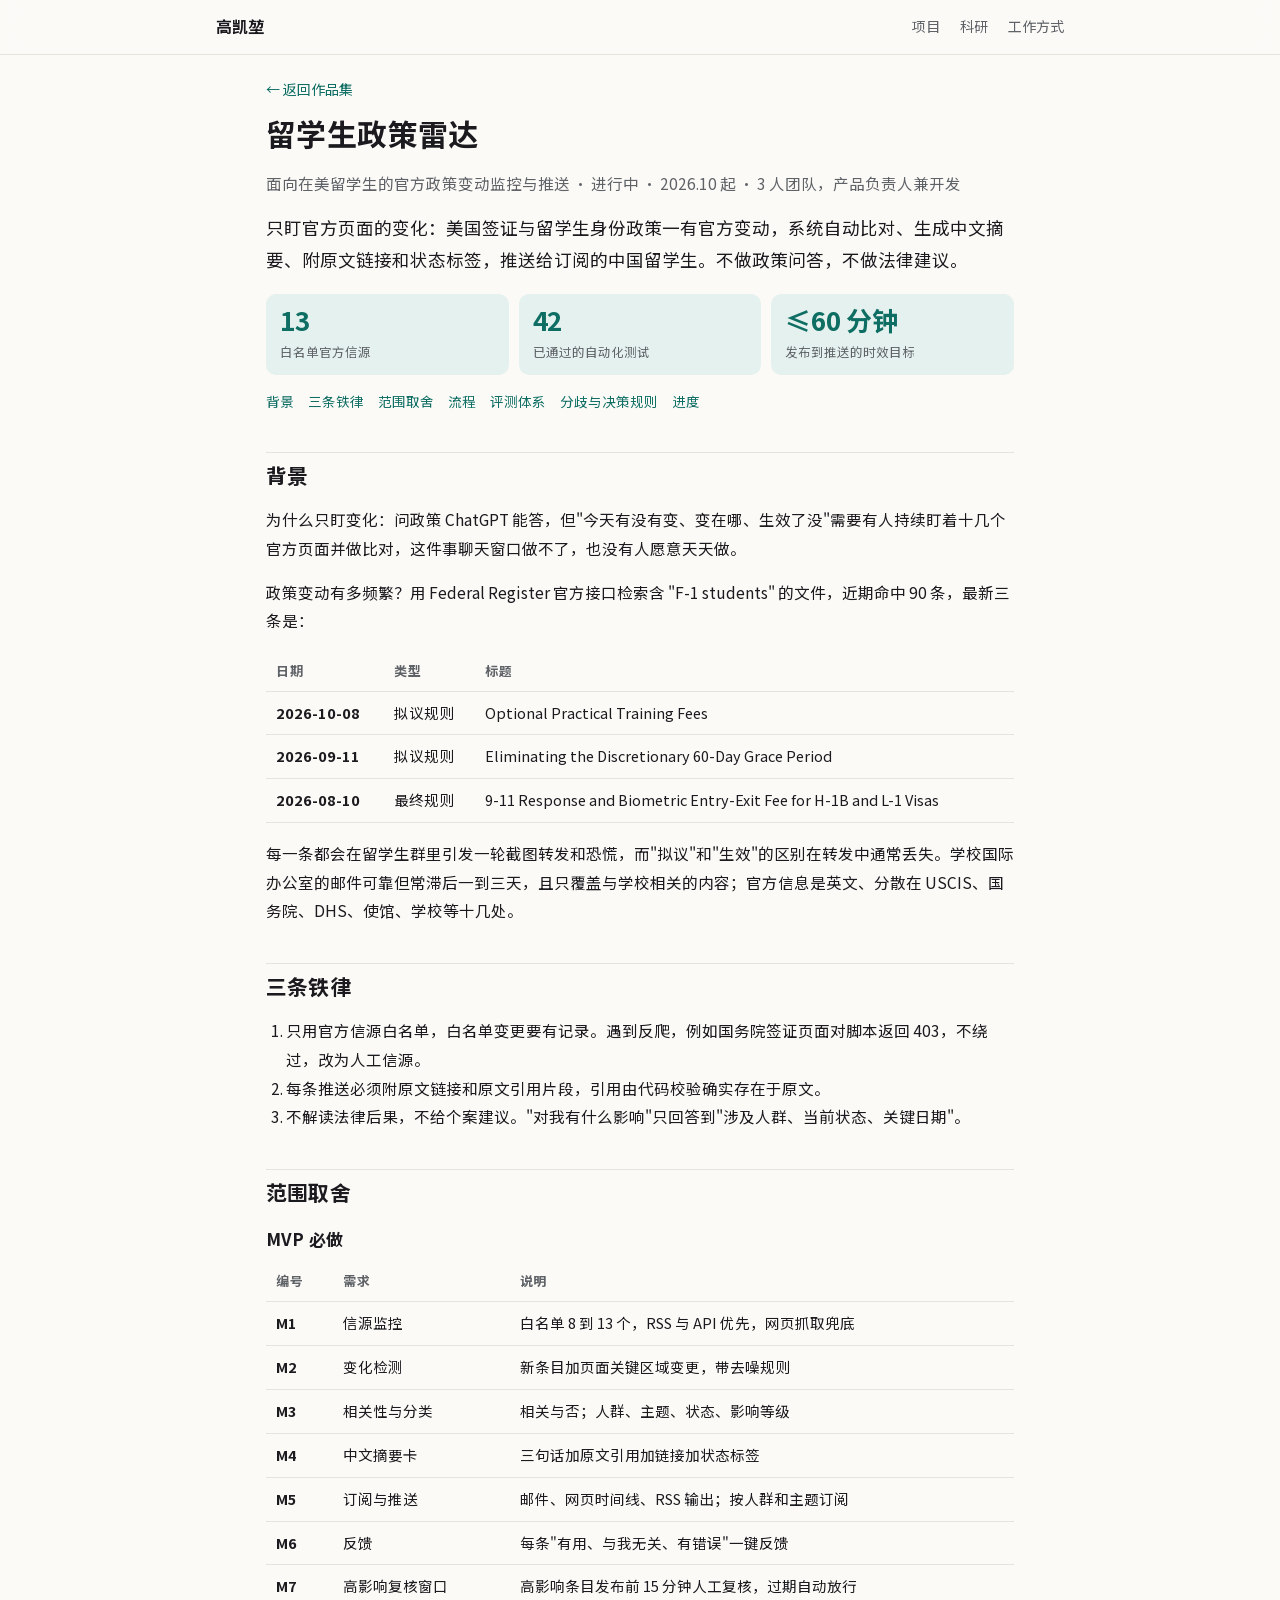
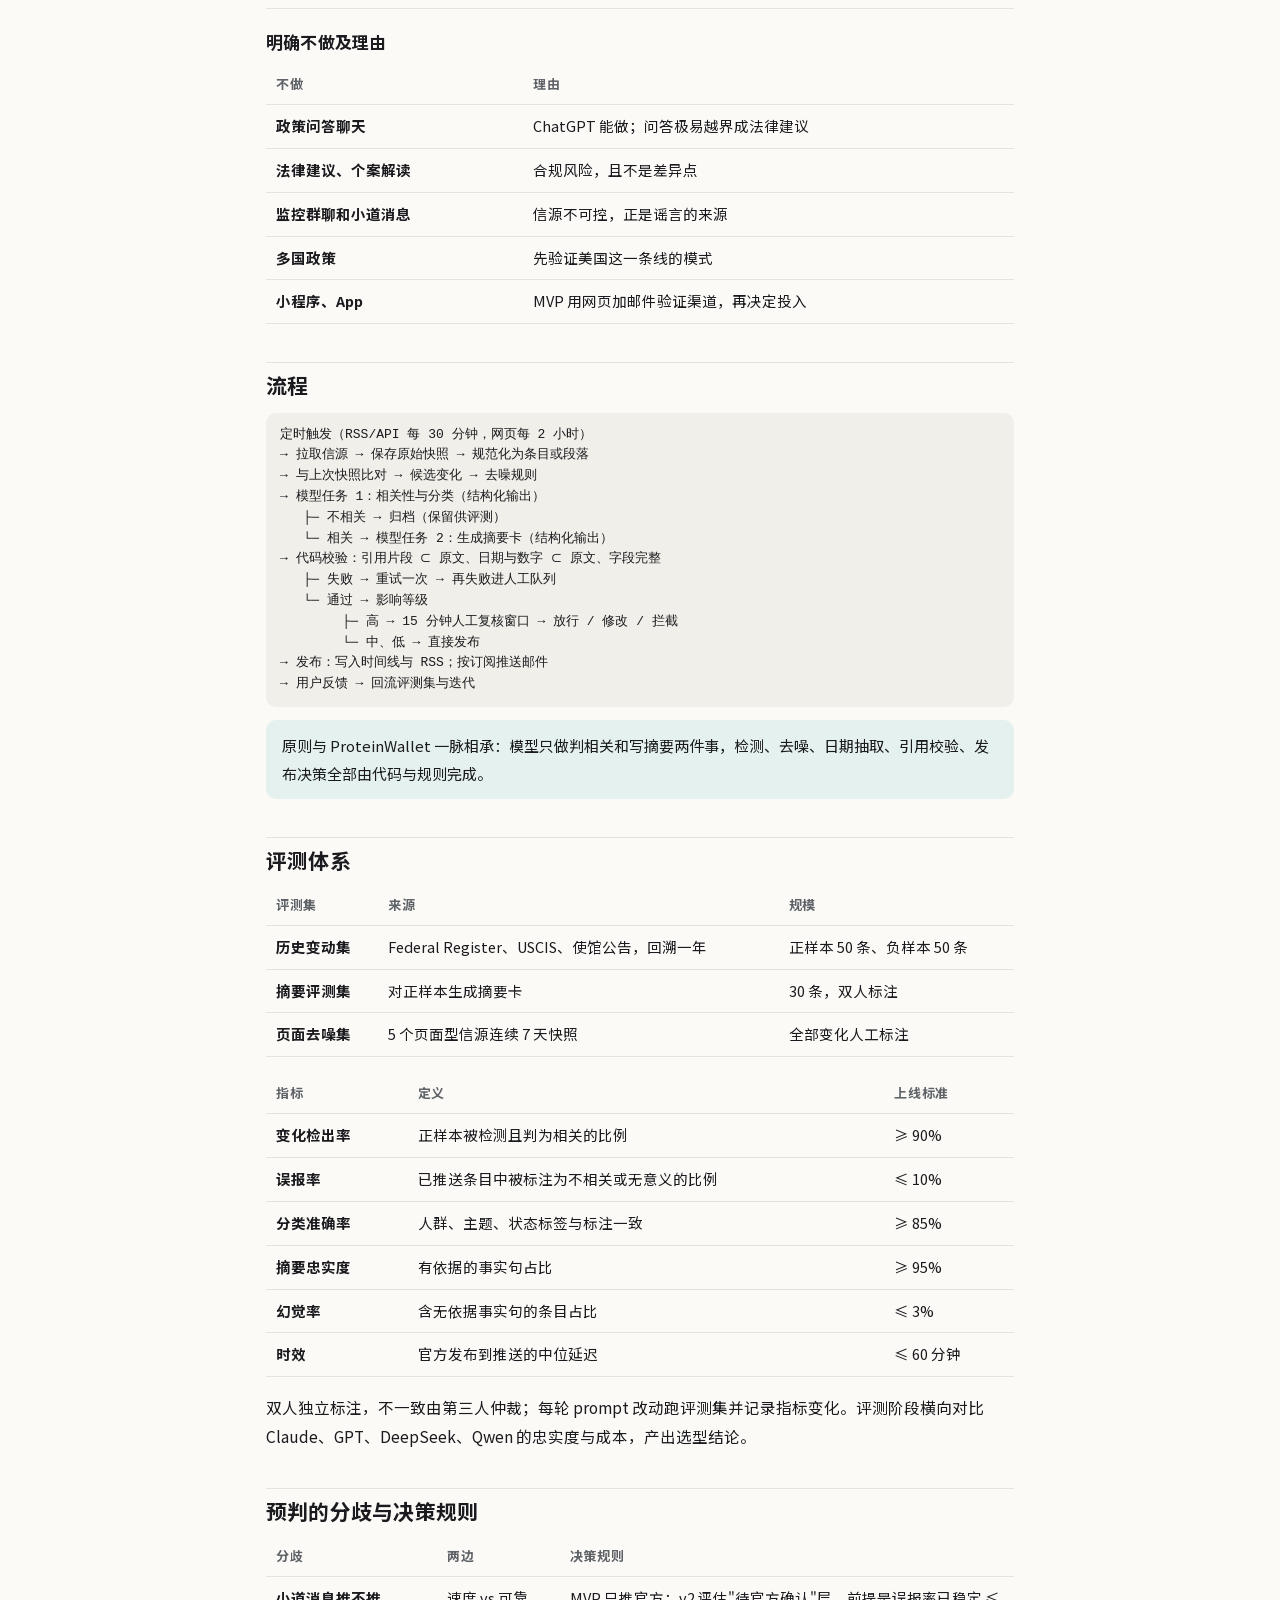
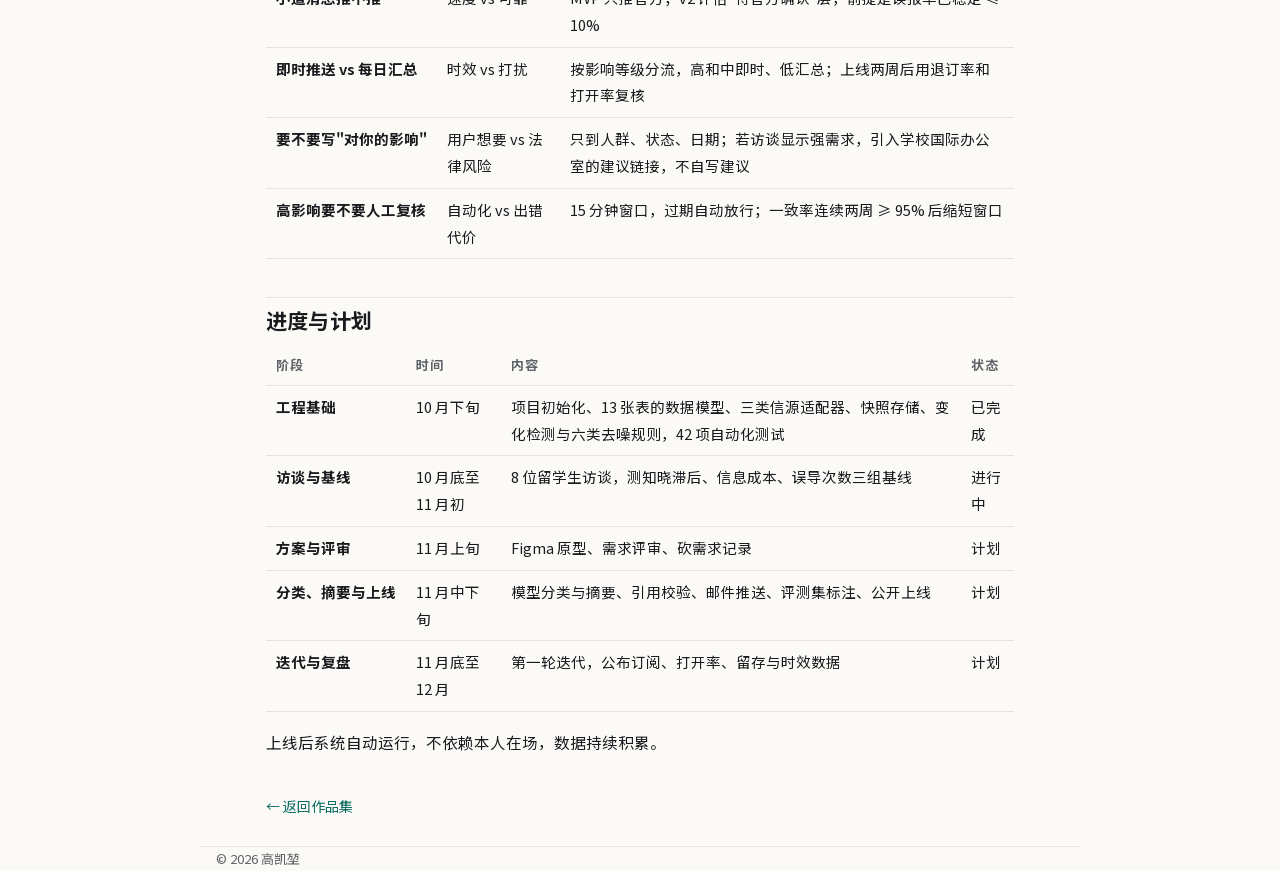
<file: projects/policy-radar.html>
<!doctype html>
<html lang="zh-CN">
<head>
<meta charset="utf-8">
<meta name="viewport" content="width=device-width, initial-scale=1">
<title>留学生政策雷达 · 项目详情</title>
<meta name="description" content="留学生政策雷达的背景、三条铁律、范围取舍、流程、评测体系、分歧决策与进度。">
<link rel="stylesheet" href="../styles.css">
</head>
<body>
<nav class="nav"><div class="wrap"><a class="brand" href="../index.html">高凯堃</a><ul><li><a href="../index.html#projects">项目</a></li><li><a href="../index.html#research">科研</a></li><li><a href="../index.html#way">工作方式</a></li></ul></div></nav>
<main class="wrap detail">
<a class="back" href="../index.html#projects">← 返回作品集</a>
<h1>留学生政策雷达</h1>
<p class="meta">面向在美留学生的官方政策变动监控与推送 · 进行中 · 2026.10 起 · 3 人团队，产品负责人兼开发</p>
<p class="lead">只盯官方页面的变化：美国签证与留学生身份政策一有官方变动，系统自动比对、生成中文摘要、附原文链接和状态标签，推送给订阅的中国留学生。不做政策问答，不做法律建议。</p>
<div class="metrics">
  <div class="metric"><b>13</b><span>白名单官方信源</span></div>
  <div class="metric"><b>42</b><span>已通过的自动化测试</span></div>
  <div class="metric"><b>≤60 分钟</b><span>发布到推送的时效目标</span></div>
</div>
<div class="toc"><a href="#bg">背景</a><a href="#rules">三条铁律</a><a href="#scope">范围取舍</a><a href="#flow">流程</a><a href="#eval">评测体系</a><a href="#decisions">分歧与决策规则</a><a href="#progress">进度</a></div>

<h2 id="bg">背景</h2>
<p>为什么只盯变化：问政策 ChatGPT 能答，但"今天有没有变、变在哪、生效了没"需要有人持续盯着十几个官方页面并做比对，这件事聊天窗口做不了，也没有人愿意天天做。</p>
<p>政策变动有多频繁？用 Federal Register 官方接口检索含 "F-1 students" 的文件，近期命中 90 条，最新三条是：</p>
<table class="tbl">
<tr><th>日期</th><th>类型</th><th>标题</th></tr>
<tr><td>2026-10-08</td><td>拟议规则</td><td>Optional Practical Training Fees</td></tr>
<tr><td>2026-09-11</td><td>拟议规则</td><td>Eliminating the Discretionary 60-Day Grace Period</td></tr>
<tr><td>2026-08-10</td><td>最终规则</td><td>9-11 Response and Biometric Entry-Exit Fee for H-1B and L-1 Visas</td></tr>
</table>
<p>每一条都会在留学生群里引发一轮截图转发和恐慌，而"拟议"和"生效"的区别在转发中通常丢失。学校国际办公室的邮件可靠但常滞后一到三天，且只覆盖与学校相关的内容；官方信息是英文、分散在 USCIS、国务院、DHS、使馆、学校等十几处。</p>

<h2 id="rules">三条铁律</h2>
<ol>
<li>只用官方信源白名单，白名单变更要有记录。遇到反爬，例如国务院签证页面对脚本返回 403，不绕过，改为人工信源。</li>
<li>每条推送必须附原文链接和原文引用片段，引用由代码校验确实存在于原文。</li>
<li>不解读法律后果，不给个案建议。"对我有什么影响"只回答到"涉及人群、当前状态、关键日期"。</li>
</ol>

<h2 id="scope">范围取舍</h2>
<h3>MVP 必做</h3>
<table class="tbl">
<tr><th>编号</th><th>需求</th><th>说明</th></tr>
<tr><td>M1</td><td>信源监控</td><td>白名单 8 到 13 个，RSS 与 API 优先，网页抓取兜底</td></tr>
<tr><td>M2</td><td>变化检测</td><td>新条目加页面关键区域变更，带去噪规则</td></tr>
<tr><td>M3</td><td>相关性与分类</td><td>相关与否；人群、主题、状态、影响等级</td></tr>
<tr><td>M4</td><td>中文摘要卡</td><td>三句话加原文引用加链接加状态标签</td></tr>
<tr><td>M5</td><td>订阅与推送</td><td>邮件、网页时间线、RSS 输出；按人群和主题订阅</td></tr>
<tr><td>M6</td><td>反馈</td><td>每条"有用、与我无关、有错误"一键反馈</td></tr>
<tr><td>M7</td><td>高影响复核窗口</td><td>高影响条目发布前 15 分钟人工复核，过期自动放行</td></tr>
</table>
<h3>明确不做及理由</h3>
<table class="tbl">
<tr><th>不做</th><th>理由</th></tr>
<tr><td>政策问答聊天</td><td>ChatGPT 能做；问答极易越界成法律建议</td></tr>
<tr><td>法律建议、个案解读</td><td>合规风险，且不是差异点</td></tr>
<tr><td>监控群聊和小道消息</td><td>信源不可控，正是谣言的来源</td></tr>
<tr><td>多国政策</td><td>先验证美国这一条线的模式</td></tr>
<tr><td>小程序、App</td><td>MVP 用网页加邮件验证渠道，再决定投入</td></tr>
</table>

<h2 id="flow">流程</h2>
<pre>定时触发（RSS/API 每 30 分钟，网页每 2 小时）
→ 拉取信源 → 保存原始快照 → 规范化为条目或段落
→ 与上次快照比对 → 候选变化 → 去噪规则
→ 模型任务 1：相关性与分类（结构化输出）
   ├─ 不相关 → 归档（保留供评测）
   └─ 相关 → 模型任务 2：生成摘要卡（结构化输出）
→ 代码校验：引用片段 ⊂ 原文、日期与数字 ⊂ 原文、字段完整
   ├─ 失败 → 重试一次 → 再失败进人工队列
   └─ 通过 → 影响等级
        ├─ 高 → 15 分钟人工复核窗口 → 放行 / 修改 / 拦截
        └─ 中、低 → 直接发布
→ 发布：写入时间线与 RSS；按订阅推送邮件
→ 用户反馈 → 回流评测集与迭代</pre>
<div class="callout">原则与 ProteinWallet 一脉相承：模型只做判相关和写摘要两件事，检测、去噪、日期抽取、引用校验、发布决策全部由代码与规则完成。</div>

<h2 id="eval">评测体系</h2>
<table class="tbl">
<tr><th>评测集</th><th>来源</th><th>规模</th></tr>
<tr><td>历史变动集</td><td>Federal Register、USCIS、使馆公告，回溯一年</td><td>正样本 50 条、负样本 50 条</td></tr>
<tr><td>摘要评测集</td><td>对正样本生成摘要卡</td><td>30 条，双人标注</td></tr>
<tr><td>页面去噪集</td><td>5 个页面型信源连续 7 天快照</td><td>全部变化人工标注</td></tr>
</table>
<table class="tbl">
<tr><th>指标</th><th>定义</th><th>上线标准</th></tr>
<tr><td>变化检出率</td><td>正样本被检测且判为相关的比例</td><td>≥ 90%</td></tr>
<tr><td>误报率</td><td>已推送条目中被标注为不相关或无意义的比例</td><td>≤ 10%</td></tr>
<tr><td>分类准确率</td><td>人群、主题、状态标签与标注一致</td><td>≥ 85%</td></tr>
<tr><td>摘要忠实度</td><td>有依据的事实句占比</td><td>≥ 95%</td></tr>
<tr><td>幻觉率</td><td>含无依据事实句的条目占比</td><td>≤ 3%</td></tr>
<tr><td>时效</td><td>官方发布到推送的中位延迟</td><td>≤ 60 分钟</td></tr>
</table>
<p>双人独立标注，不一致由第三人仲裁；每轮 prompt 改动跑评测集并记录指标变化。评测阶段横向对比 Claude、GPT、DeepSeek、Qwen 的忠实度与成本，产出选型结论。</p>

<h2 id="decisions">预判的分歧与决策规则</h2>
<table class="tbl">
<tr><th>分歧</th><th>两边</th><th>决策规则</th></tr>
<tr><td>小道消息推不推</td><td>速度 vs 可靠</td><td>MVP 只推官方；v2 评估"待官方确认"层，前提是误报率已稳定 ≤ 10%</td></tr>
<tr><td>即时推送 vs 每日汇总</td><td>时效 vs 打扰</td><td>按影响等级分流，高和中即时、低汇总；上线两周后用退订率和打开率复核</td></tr>
<tr><td>要不要写"对你的影响"</td><td>用户想要 vs 法律风险</td><td>只到人群、状态、日期；若访谈显示强需求，引入学校国际办公室的建议链接，不自写建议</td></tr>
<tr><td>高影响要不要人工复核</td><td>自动化 vs 出错代价</td><td>15 分钟窗口，过期自动放行；一致率连续两周 ≥ 95% 后缩短窗口</td></tr>
</table>

<h2 id="progress">进度与计划</h2>
<table class="tbl">
<tr><th>阶段</th><th>时间</th><th>内容</th><th>状态</th></tr>
<tr><td>工程基础</td><td>10 月下旬</td><td>项目初始化、13 张表的数据模型、三类信源适配器、快照存储、变化检测与六类去噪规则，42 项自动化测试</td><td>已完成</td></tr>
<tr><td>访谈与基线</td><td>10 月底至 11 月初</td><td>8 位留学生访谈，测知晓滞后、信息成本、误导次数三组基线</td><td>进行中</td></tr>
<tr><td>方案与评审</td><td>11 月上旬</td><td>Figma 原型、需求评审、砍需求记录</td><td>计划</td></tr>
<tr><td>分类、摘要与上线</td><td>11 月中下旬</td><td>模型分类与摘要、引用校验、邮件推送、评测集标注、公开上线</td><td>计划</td></tr>
<tr><td>迭代与复盘</td><td>11 月底至 12 月</td><td>第一轮迭代，公布订阅、打开率、留存与时效数据</td><td>计划</td></tr>
</table>
<p>上线后系统自动运行，不依赖本人在场，数据持续积累。</p>
<p><a class="back" href="../index.html#projects">← 返回作品集</a></p>
</main>
<footer class="wrap">© 2026 高凯堃</footer>
</body>
</html>
</file>
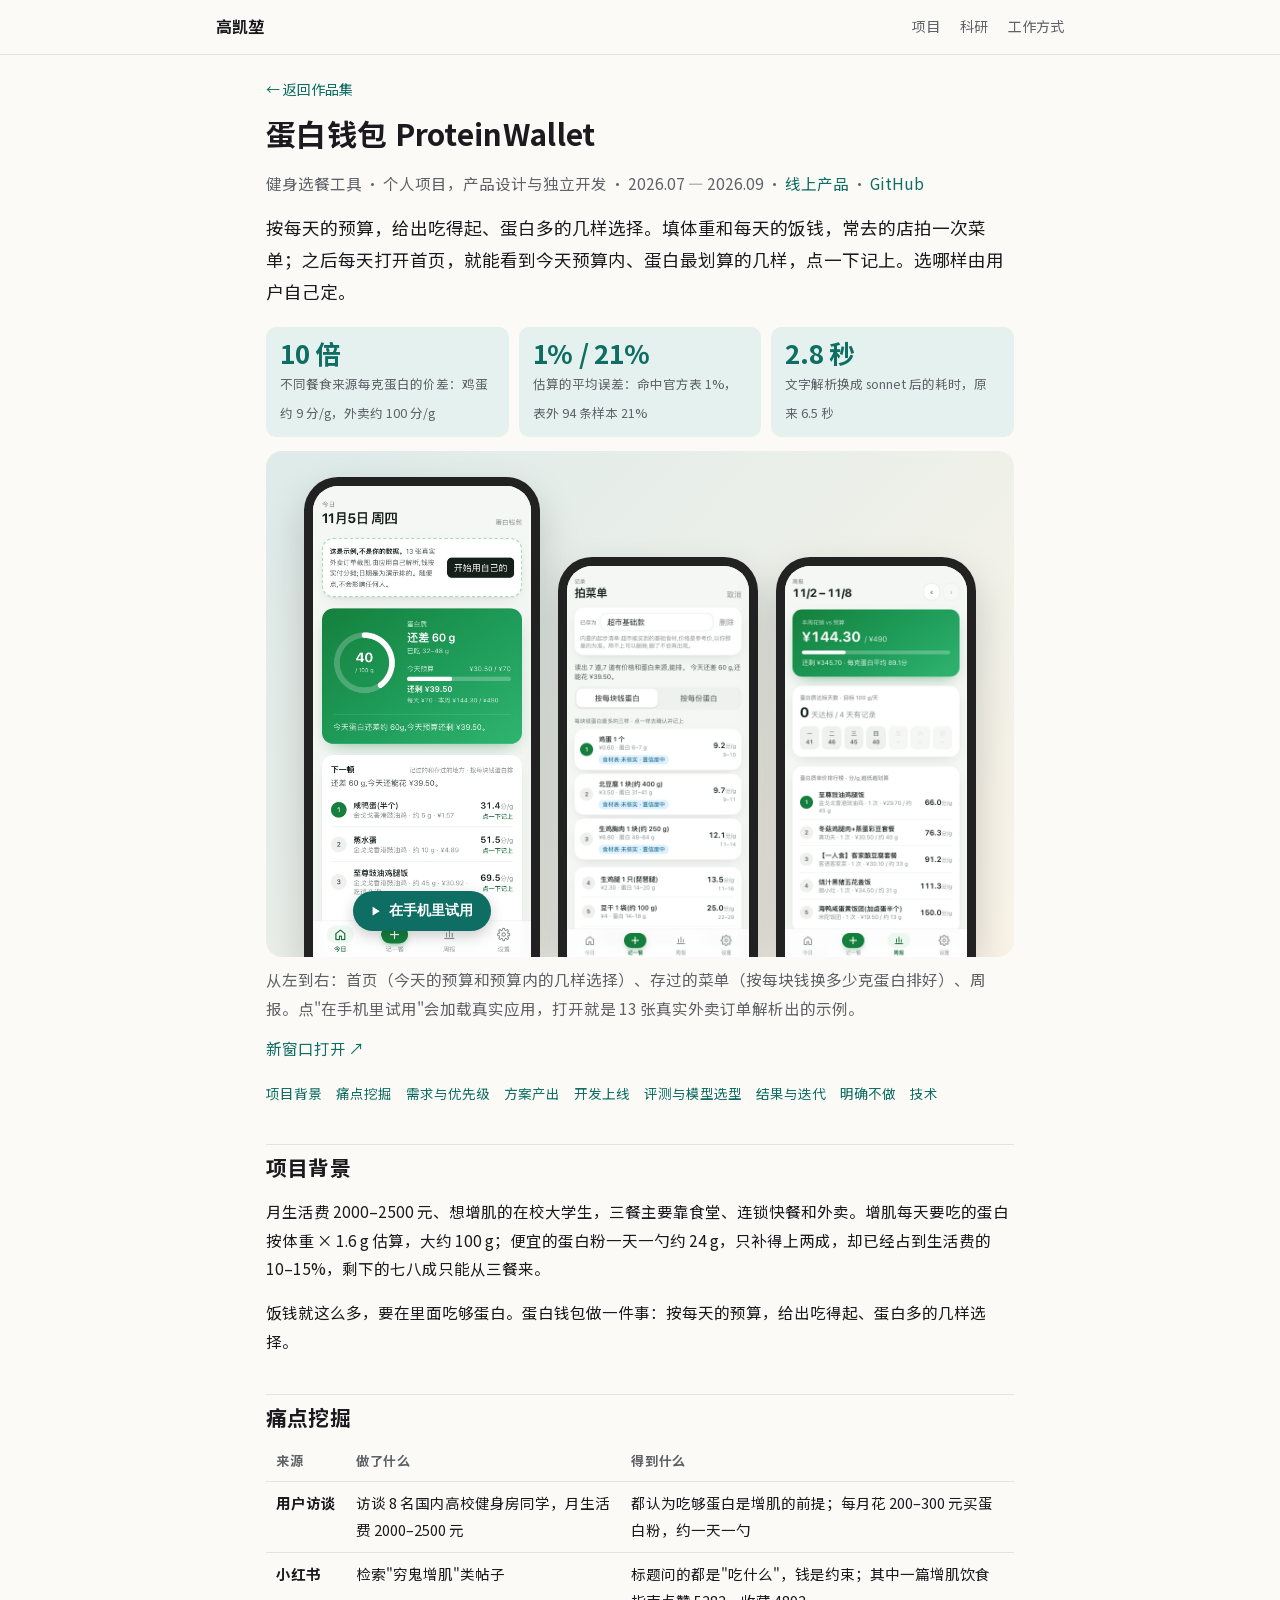
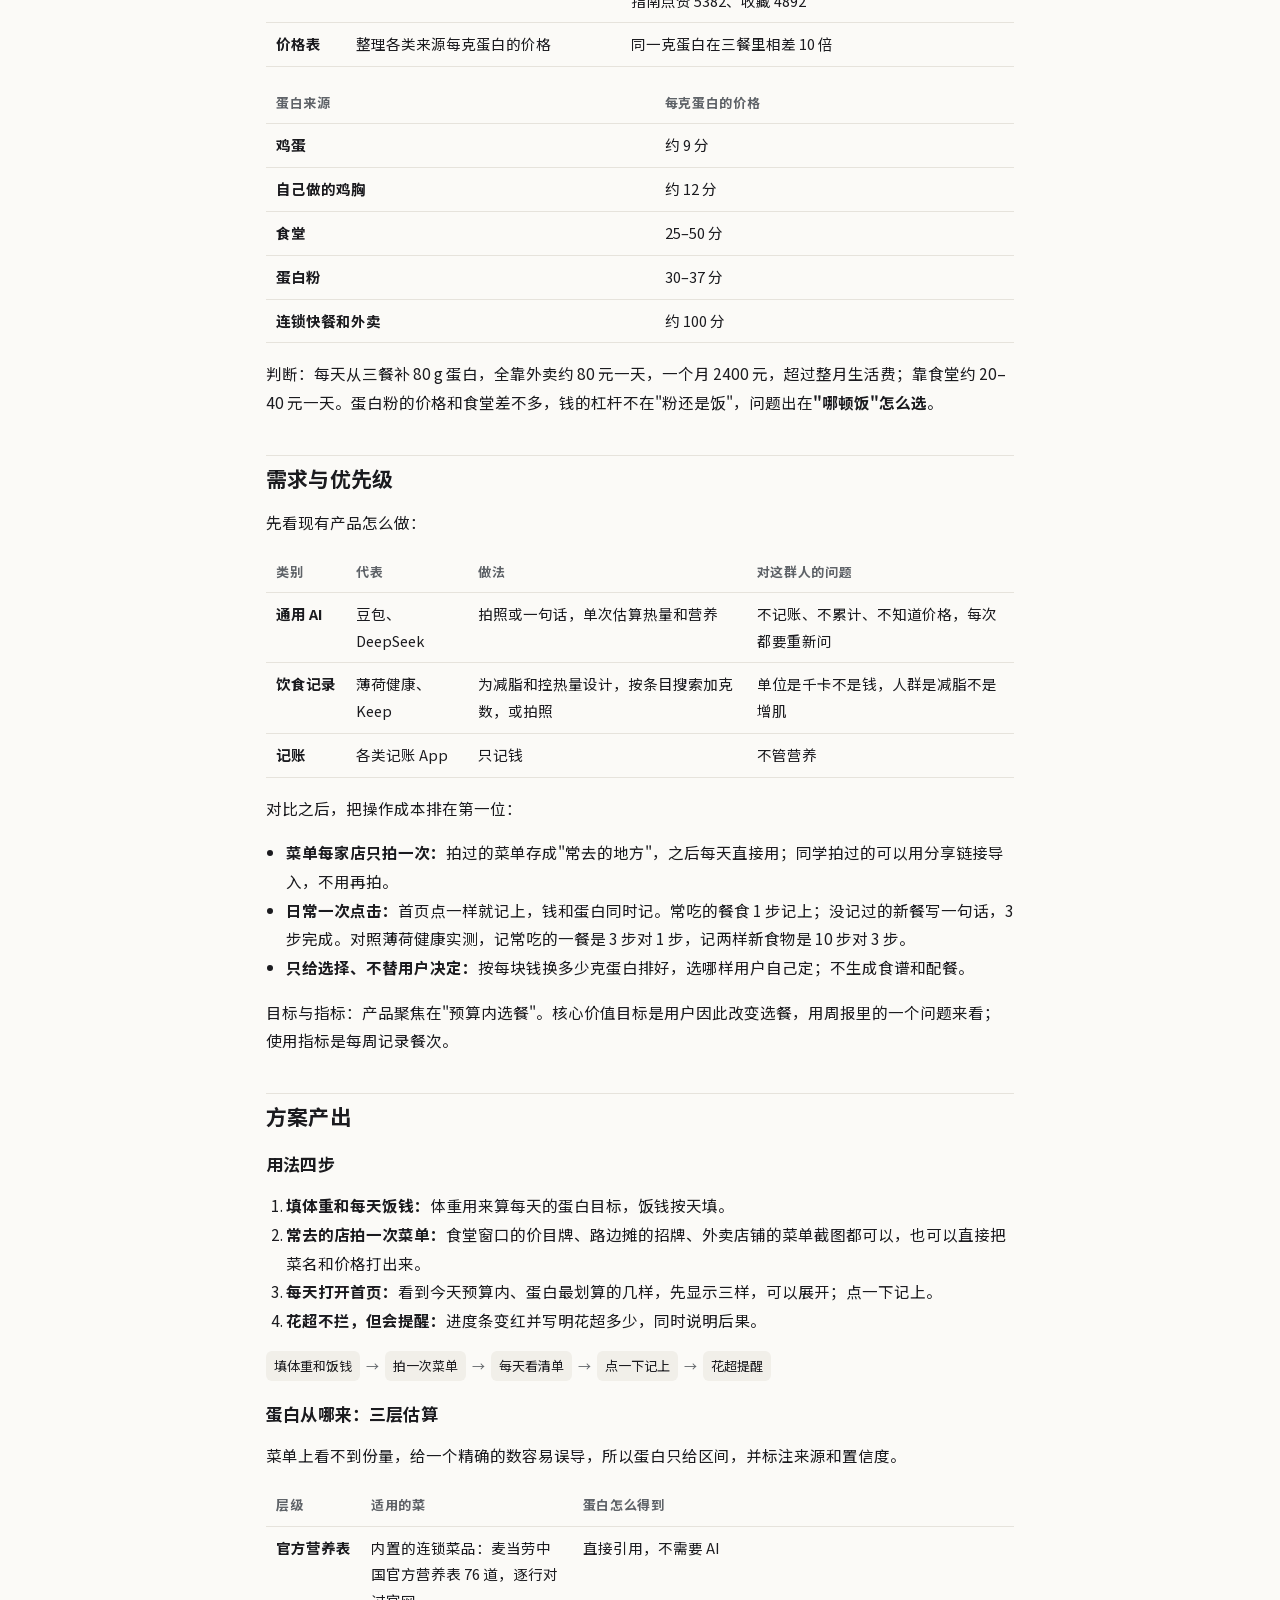
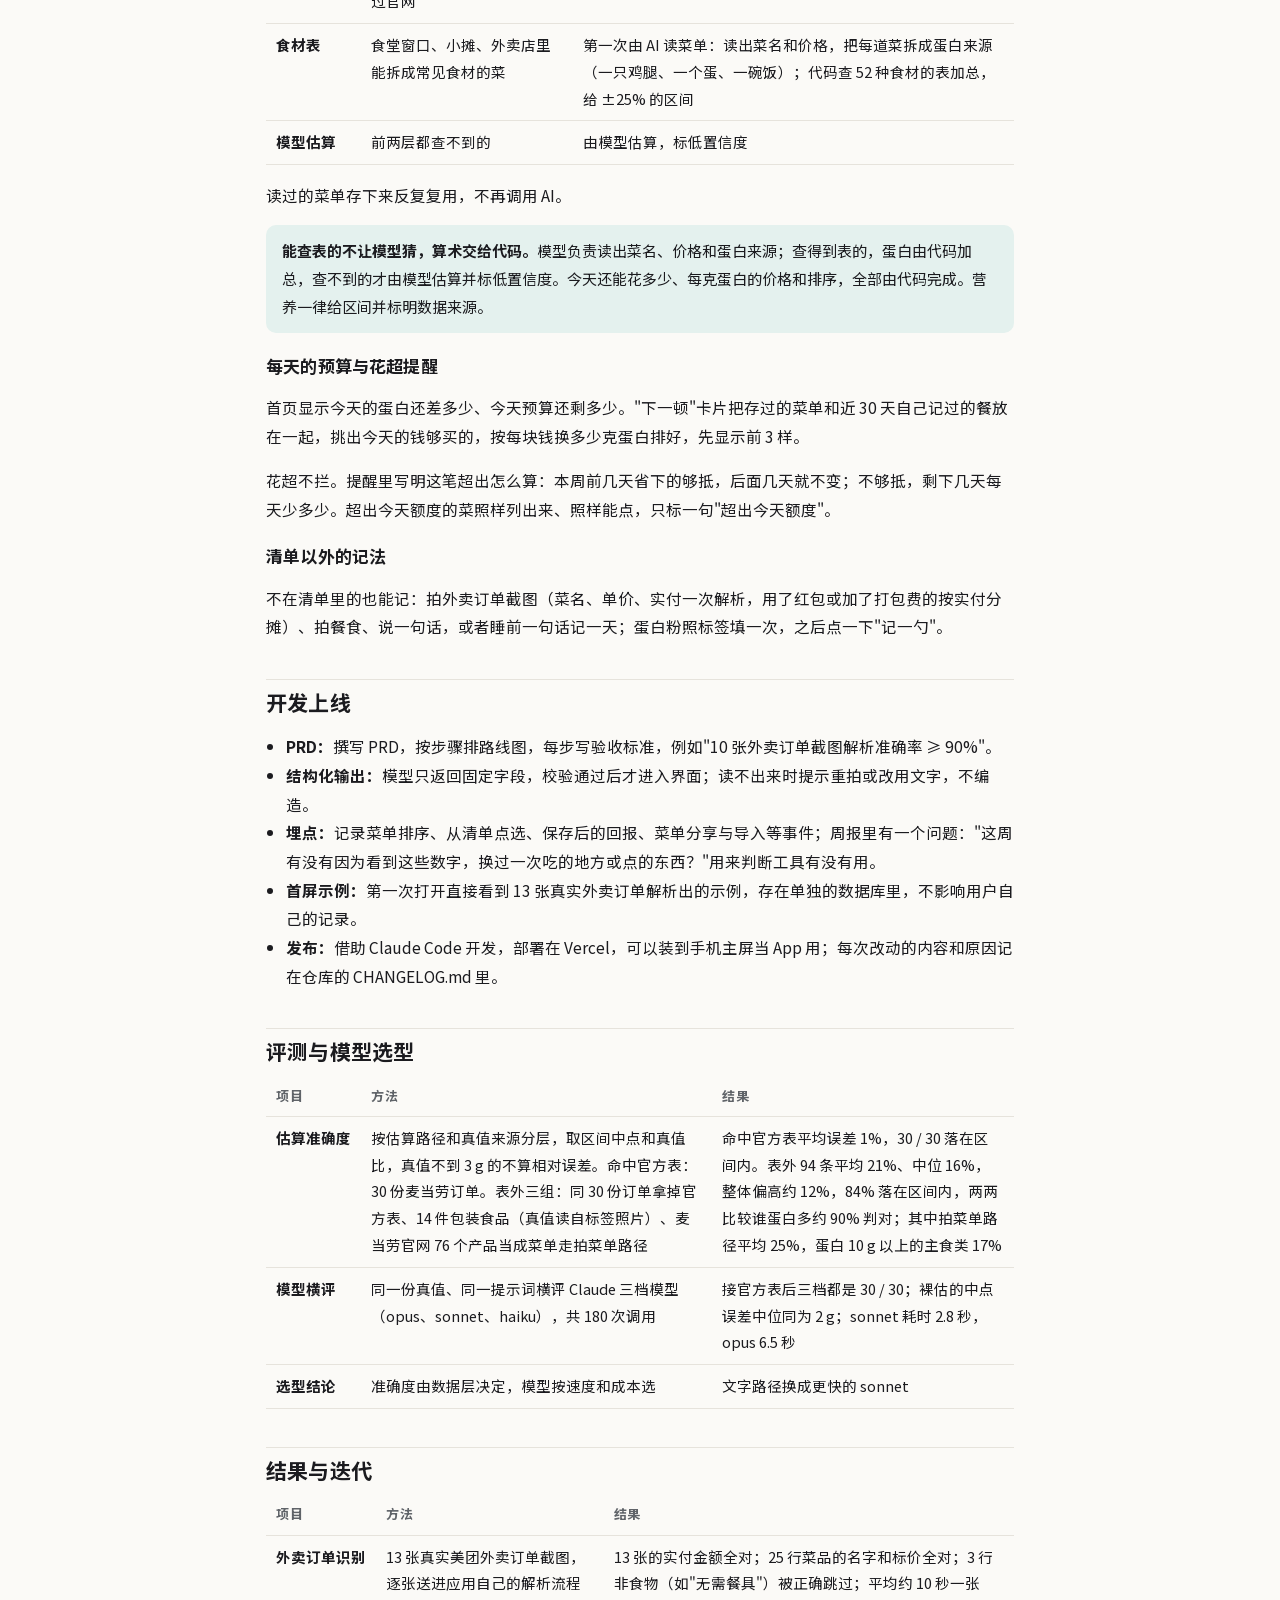
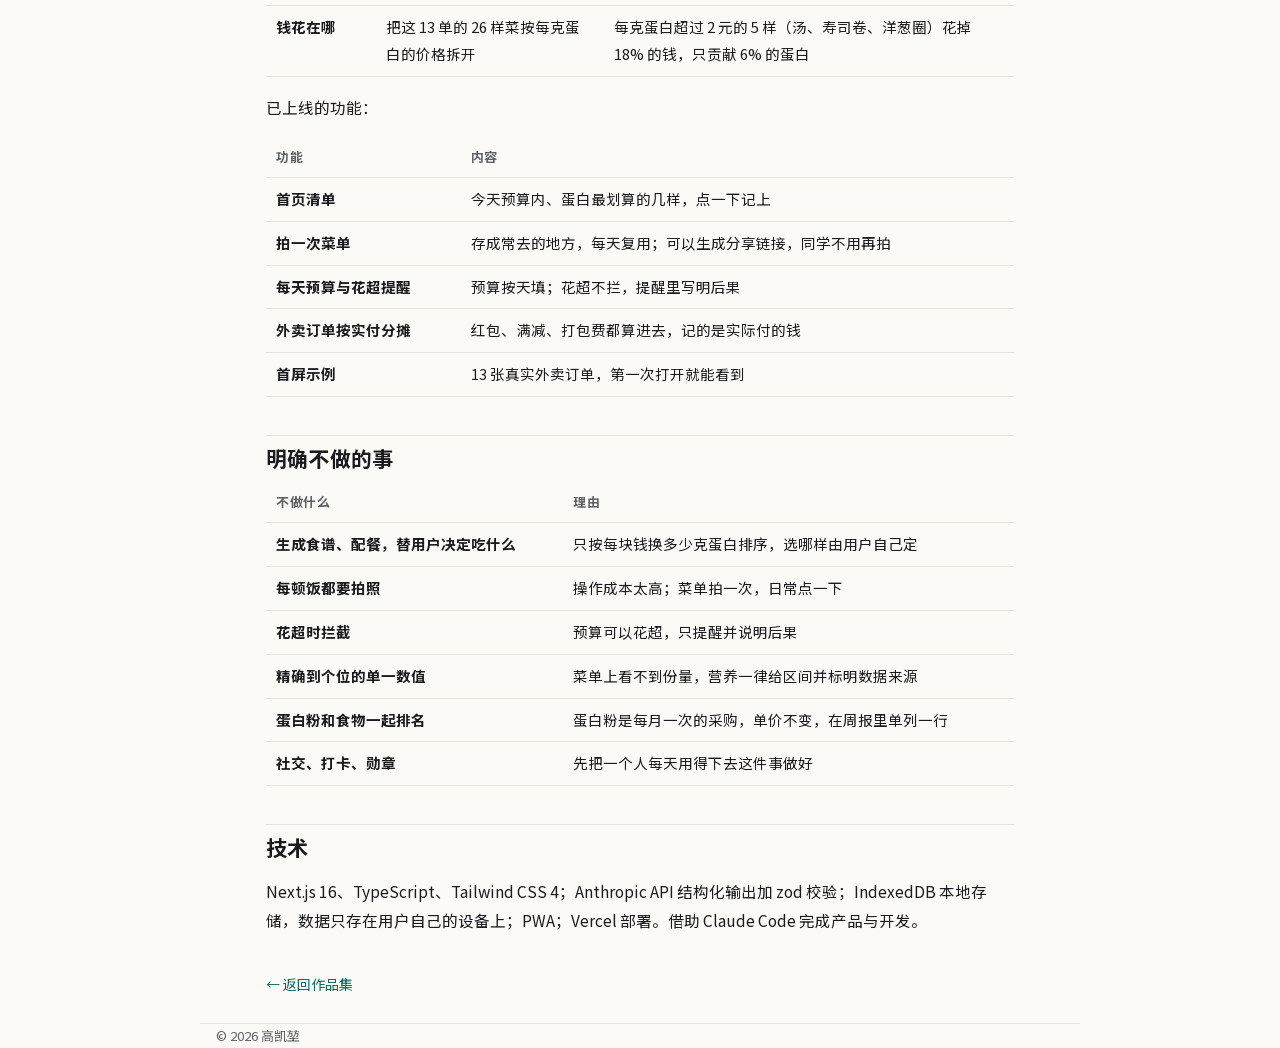
<file: projects/protein-wallet.html>
<!doctype html>
<html lang="zh-CN">
<head>
<meta charset="utf-8">
<meta name="viewport" content="width=device-width, initial-scale=1">
<title>蛋白钱包 ProteinWallet · 项目详情</title>
<meta name="description" content="蛋白钱包 ProteinWallet 的项目背景、痛点挖掘、需求优先级、方案产出、开发上线、估算准确度评测与模型选型。">
<link rel="stylesheet" href="../styles.css">
</head>
<body>
<nav class="nav"><div class="wrap"><a class="brand" href="../index.html">高凯堃</a><ul><li><a href="../index.html#projects">项目</a></li><li><a href="../index.html#research">科研</a></li><li><a href="../index.html#way">工作方式</a></li></ul></div></nav>
<main class="wrap detail">
<a class="back" href="../index.html#projects">← 返回作品集</a>
<h1>蛋白钱包 ProteinWallet</h1>
<p class="meta">健身选餐工具 · 个人项目，产品设计与独立开发 · 2026.07 — 2026.09 · <a href="https://protein-wallet.pages.dev/?demo=1" target="_blank" rel="noopener">线上产品</a> · <a href="https://github.com/KaikunGao/protein-wallet" target="_blank" rel="noopener">GitHub</a></p>
<p class="lead">按每天的预算，给出吃得起、蛋白多的几样选择。填体重和每天的饭钱，常去的店拍一次菜单；之后每天打开首页，就能看到今天预算内、蛋白最划算的几样，点一下记上。选哪样由用户自己定。</p>
<div class="metrics">
  <div class="metric"><b>10 倍</b><span>不同餐食来源每克蛋白的价差：鸡蛋约 9 分/g，外卖约 100 分/g</span></div>
  <div class="metric"><b>1% / 21%</b><span>估算的平均误差：命中官方表 1%，表外 94 条样本 21%</span></div>
  <div class="metric"><b>2.8 秒</b><span>文字解析换成 sonnet 后的耗时，原来 6.5 秒</span></div>
</div>
<div class="showcase">
  <figure class="phone big" id="pw-demo">
    <img src="../assets/pw-today.jpg" alt="蛋白钱包首页：今天的蛋白差额和预算，下面是今天预算内、按每块钱蛋白排好的三样选择" width="780" height="1688">
    <button type="button" class="demo-btn" data-src="https://protein-wallet.pages.dev/?demo=1" data-title="蛋白钱包 在线试用">在手机里试用</button>
  </figure>
  <figure class="phone">
    <img src="../assets/pw-menu.jpg" alt="蛋白钱包菜单页：存过的地方按每块钱换多少克蛋白排好，每样带价格、蛋白区间和数据来源" width="780" height="1688">
  </figure>
  <figure class="phone">
    <img src="../assets/pw-weekly.jpg" alt="蛋白钱包周报：本周花销与预算、蛋白达标天数、蛋白质单价排行榜" width="780" height="1688">
  </figure>
</div>
<p class="try-note"><span>从左到右：首页（今天的预算和预算内的几样选择）、存过的菜单（按每块钱换多少克蛋白排好）、周报。点"在手机里试用"会加载真实应用，打开就是 13 张真实外卖订单解析出的示例。</span><a href="https://protein-wallet.pages.dev/?demo=1" target="_blank" rel="noopener">新窗口打开 ↗</a></p>
<div class="toc"><a href="#bg">项目背景</a><a href="#pain">痛点挖掘</a><a href="#priority">需求与优先级</a><a href="#solution">方案产出</a><a href="#ship">开发上线</a><a href="#eval">评测与模型选型</a><a href="#result">结果与迭代</a><a href="#scope">明确不做</a><a href="#stack">技术</a></div>

<h2 id="bg">项目背景</h2>
<p>月生活费 2000–2500 元、想增肌的在校大学生，三餐主要靠食堂、连锁快餐和外卖。增肌每天要吃的蛋白按体重 × 1.6 g 估算，大约 100 g；便宜的蛋白粉一天一勺约 24 g，只补得上两成，却已经占到生活费的 10–15%，剩下的七八成只能从三餐来。</p>
<p>饭钱就这么多，要在里面吃够蛋白。蛋白钱包做一件事：按每天的预算，给出吃得起、蛋白多的几样选择。</p>

<h2 id="pain">痛点挖掘</h2>
<table class="tbl">
<tr><th>来源</th><th>做了什么</th><th>得到什么</th></tr>
<tr><td>用户访谈</td><td>访谈 8 名国内高校健身房同学，月生活费 2000–2500 元</td><td>都认为吃够蛋白是增肌的前提；每月花 200–300 元买蛋白粉，约一天一勺</td></tr>
<tr><td>小红书</td><td>检索"穷鬼增肌"类帖子</td><td>标题问的都是"吃什么"，钱是约束；其中一篇增肌饮食指南点赞 5382、收藏 4892</td></tr>
<tr><td>价格表</td><td>整理各类来源每克蛋白的价格</td><td>同一克蛋白在三餐里相差 10 倍</td></tr>
</table>
<table class="tbl">
<tr><th>蛋白来源</th><th>每克蛋白的价格</th></tr>
<tr><td>鸡蛋</td><td>约 9 分</td></tr>
<tr><td>自己做的鸡胸</td><td>约 12 分</td></tr>
<tr><td>食堂</td><td>25–50 分</td></tr>
<tr><td>蛋白粉</td><td>30–37 分</td></tr>
<tr><td>连锁快餐和外卖</td><td>约 100 分</td></tr>
</table>
<p>判断：每天从三餐补 80 g 蛋白，全靠外卖约 80 元一天，一个月 2400 元，超过整月生活费；靠食堂约 20–40 元一天。蛋白粉的价格和食堂差不多，钱的杠杆不在"粉还是饭"，问题出在<b>"哪顿饭"怎么选</b>。</p>

<h2 id="priority">需求与优先级</h2>
<p>先看现有产品怎么做：</p>
<table class="tbl">
<tr><th>类别</th><th>代表</th><th>做法</th><th>对这群人的问题</th></tr>
<tr><td>通用 AI</td><td>豆包、DeepSeek</td><td>拍照或一句话，单次估算热量和营养</td><td>不记账、不累计、不知道价格，每次都要重新问</td></tr>
<tr><td>饮食记录</td><td>薄荷健康、Keep</td><td>为减脂和控热量设计，按条目搜索加克数，或拍照</td><td>单位是千卡不是钱，人群是减脂不是增肌</td></tr>
<tr><td>记账</td><td>各类记账 App</td><td>只记钱</td><td>不管营养</td></tr>
</table>
<p>对比之后，把操作成本排在第一位：</p>
<ul>
<li><b>菜单每家店只拍一次：</b>拍过的菜单存成"常去的地方"，之后每天直接用；同学拍过的可以用分享链接导入，不用再拍。</li>
<li><b>日常一次点击：</b>首页点一样就记上，钱和蛋白同时记。常吃的餐食 1 步记上；没记过的新餐写一句话，3 步完成。对照薄荷健康实测，记常吃的一餐是 3 步对 1 步，记两样新食物是 10 步对 3 步。</li>
<li><b>只给选择、不替用户决定：</b>按每块钱换多少克蛋白排好，选哪样用户自己定；不生成食谱和配餐。</li>
</ul>
<p>目标与指标：产品聚焦在"预算内选餐"。核心价值目标是用户因此改变选餐，用周报里的一个问题来看；使用指标是每周记录餐次。</p>

<h2 id="solution">方案产出</h2>
<h3>用法四步</h3>
<ol>
<li><b>填体重和每天饭钱：</b>体重用来算每天的蛋白目标，饭钱按天填。</li>
<li><b>常去的店拍一次菜单：</b>食堂窗口的价目牌、路边摊的招牌、外卖店铺的菜单截图都可以，也可以直接把菜名和价格打出来。</li>
<li><b>每天打开首页：</b>看到今天预算内、蛋白最划算的几样，先显示三样，可以展开；点一下记上。</li>
<li><b>花超不拦，但会提醒：</b>进度条变红并写明花超多少，同时说明后果。</li>
</ol>
<div class="flow"><span>填体重和饭钱</span><i>→</i><span>拍一次菜单</span><i>→</i><span>每天看清单</span><i>→</i><span>点一下记上</span><i>→</i><span>花超提醒</span></div>

<h3>蛋白从哪来：三层估算</h3>
<p>菜单上看不到份量，给一个精确的数容易误导，所以蛋白只给区间，并标注来源和置信度。</p>
<table class="tbl">
<tr><th>层级</th><th>适用的菜</th><th>蛋白怎么得到</th></tr>
<tr><td>官方营养表</td><td>内置的连锁菜品：麦当劳中国官方营养表 76 道，逐行对过官网</td><td>直接引用，不需要 AI</td></tr>
<tr><td>食材表</td><td>食堂窗口、小摊、外卖店里能拆成常见食材的菜</td><td>第一次由 AI 读菜单：读出菜名和价格，把每道菜拆成蛋白来源（一只鸡腿、一个蛋、一碗饭）；代码查 52 种食材的表加总，给 ±25% 的区间</td></tr>
<tr><td>模型估算</td><td>前两层都查不到的</td><td>由模型估算，标低置信度</td></tr>
</table>
<p>读过的菜单存下来反复复用，不再调用 AI。</p>
<div class="callout"><b>能查表的不让模型猜，算术交给代码。</b>模型负责读出菜名、价格和蛋白来源；查得到表的，蛋白由代码加总，查不到的才由模型估算并标低置信度。今天还能花多少、每克蛋白的价格和排序，全部由代码完成。营养一律给区间并标明数据来源。</div>

<h3>每天的预算与花超提醒</h3>
<p>首页显示今天的蛋白还差多少、今天预算还剩多少。"下一顿"卡片把存过的菜单和近 30 天自己记过的餐放在一起，挑出今天的钱够买的，按每块钱换多少克蛋白排好，先显示前 3 样。</p>
<p>花超不拦。提醒里写明这笔超出怎么算：本周前几天省下的够抵，后面几天就不变；不够抵，剩下几天每天少多少。超出今天额度的菜照样列出来、照样能点，只标一句"超出今天额度"。</p>

<h3>清单以外的记法</h3>
<p>不在清单里的也能记：拍外卖订单截图（菜名、单价、实付一次解析，用了红包或加了打包费的按实付分摊）、拍餐食、说一句话，或者睡前一句话记一天；蛋白粉照标签填一次，之后点一下"记一勺"。</p>

<h2 id="ship">开发上线</h2>
<ul>
<li><b>PRD：</b>撰写 PRD，按步骤排路线图，每步写验收标准，例如"10 张外卖订单截图解析准确率 ≥ 90%"。</li>
<li><b>结构化输出：</b>模型只返回固定字段，校验通过后才进入界面；读不出来时提示重拍或改用文字，不编造。</li>
<li><b>埋点：</b>记录菜单排序、从清单点选、保存后的回报、菜单分享与导入等事件；周报里有一个问题："这周有没有因为看到这些数字，换过一次吃的地方或点的东西？"用来判断工具有没有用。</li>
<li><b>首屏示例：</b>第一次打开直接看到 13 张真实外卖订单解析出的示例，存在单独的数据库里，不影响用户自己的记录。</li>
<li><b>发布：</b>借助 Claude Code 开发，部署在 Vercel，可以装到手机主屏当 App 用；每次改动的内容和原因记在仓库的 CHANGELOG.md 里。</li>
</ul>

<h2 id="eval">评测与模型选型</h2>
<table class="tbl">
<tr><th>项目</th><th>方法</th><th>结果</th></tr>
<tr><td>估算准确度</td><td>按估算路径和真值来源分层，取区间中点和真值比，真值不到 3 g 的不算相对误差。命中官方表：30 份麦当劳订单。表外三组：同 30 份订单拿掉官方表、14 件包装食品（真值读自标签照片）、麦当劳官网 76 个产品当成菜单走拍菜单路径</td><td>命中官方表平均误差 1%，30 / 30 落在区间内。表外 94 条平均 21%、中位 16%，整体偏高约 12%，84% 落在区间内，两两比较谁蛋白多约 90% 判对；其中拍菜单路径平均 25%，蛋白 10 g 以上的主食类 17%</td></tr>
<tr><td>模型横评</td><td>同一份真值、同一提示词横评 Claude 三档模型（opus、sonnet、haiku），共 180 次调用</td><td>接官方表后三档都是 30 / 30；裸估的中点误差中位同为 2 g；sonnet 耗时 2.8 秒，opus 6.5 秒</td></tr>
<tr><td>选型结论</td><td>准确度由数据层决定，模型按速度和成本选</td><td>文字路径换成更快的 sonnet</td></tr>
</table>

<h2 id="result">结果与迭代</h2>
<table class="tbl">
<tr><th>项目</th><th>方法</th><th>结果</th></tr>
<tr><td>外卖订单识别</td><td>13 张真实美团外卖订单截图，逐张送进应用自己的解析流程</td><td>13 张的实付金额全对；25 行菜品的名字和标价全对；3 行非食物（如"无需餐具"）被正确跳过；平均约 10 秒一张</td></tr>
<tr><td>钱花在哪</td><td>把这 13 单的 26 样菜按每克蛋白的价格拆开</td><td>每克蛋白超过 2 元的 5 样（汤、寿司卷、洋葱圈）花掉 18% 的钱，只贡献 6% 的蛋白</td></tr>
</table>
<p>已上线的功能：</p>
<table class="tbl">
<tr><th>功能</th><th>内容</th></tr>
<tr><td>首页清单</td><td>今天预算内、蛋白最划算的几样，点一下记上</td></tr>
<tr><td>拍一次菜单</td><td>存成常去的地方，每天复用；可以生成分享链接，同学不用再拍</td></tr>
<tr><td>每天预算与花超提醒</td><td>预算按天填；花超不拦，提醒里写明后果</td></tr>
<tr><td>外卖订单按实付分摊</td><td>红包、满减、打包费都算进去，记的是实际付的钱</td></tr>
<tr><td>首屏示例</td><td>13 张真实外卖订单，第一次打开就能看到</td></tr>
</table>

<h2 id="scope">明确不做的事</h2>
<table class="tbl">
<tr><th>不做什么</th><th>理由</th></tr>
<tr><td>生成食谱、配餐，替用户决定吃什么</td><td>只按每块钱换多少克蛋白排序，选哪样由用户自己定</td></tr>
<tr><td>每顿饭都要拍照</td><td>操作成本太高；菜单拍一次，日常点一下</td></tr>
<tr><td>花超时拦截</td><td>预算可以花超，只提醒并说明后果</td></tr>
<tr><td>精确到个位的单一数值</td><td>菜单上看不到份量，营养一律给区间并标明数据来源</td></tr>
<tr><td>蛋白粉和食物一起排名</td><td>蛋白粉是每月一次的采购，单价不变，在周报里单列一行</td></tr>
<tr><td>社交、打卡、勋章</td><td>先把一个人每天用得下去这件事做好</td></tr>
</table>

<h2 id="stack">技术</h2>
<p>Next.js 16、TypeScript、Tailwind CSS 4；Anthropic API 结构化输出加 zod 校验；IndexedDB 本地存储，数据只存在用户自己的设备上；PWA；Vercel 部署。借助 Claude Code 完成产品与开发。</p>
<p><a class="back" href="../index.html#projects">← 返回作品集</a></p>
</main>
<footer class="wrap">© 2026 高凯堃</footer>
<script>
  document.querySelectorAll('.demo-btn').forEach(function (btn) {
    btn.addEventListener('click', function () {
      var frame = btn.parentElement;
      var iframe = document.createElement('iframe');
      iframe.src = btn.dataset.src;
      iframe.title = btn.dataset.title || '在线演示';
      frame.innerHTML = '';
      frame.appendChild(iframe);
    });
  });
</script>
</body>
</html>
</file>
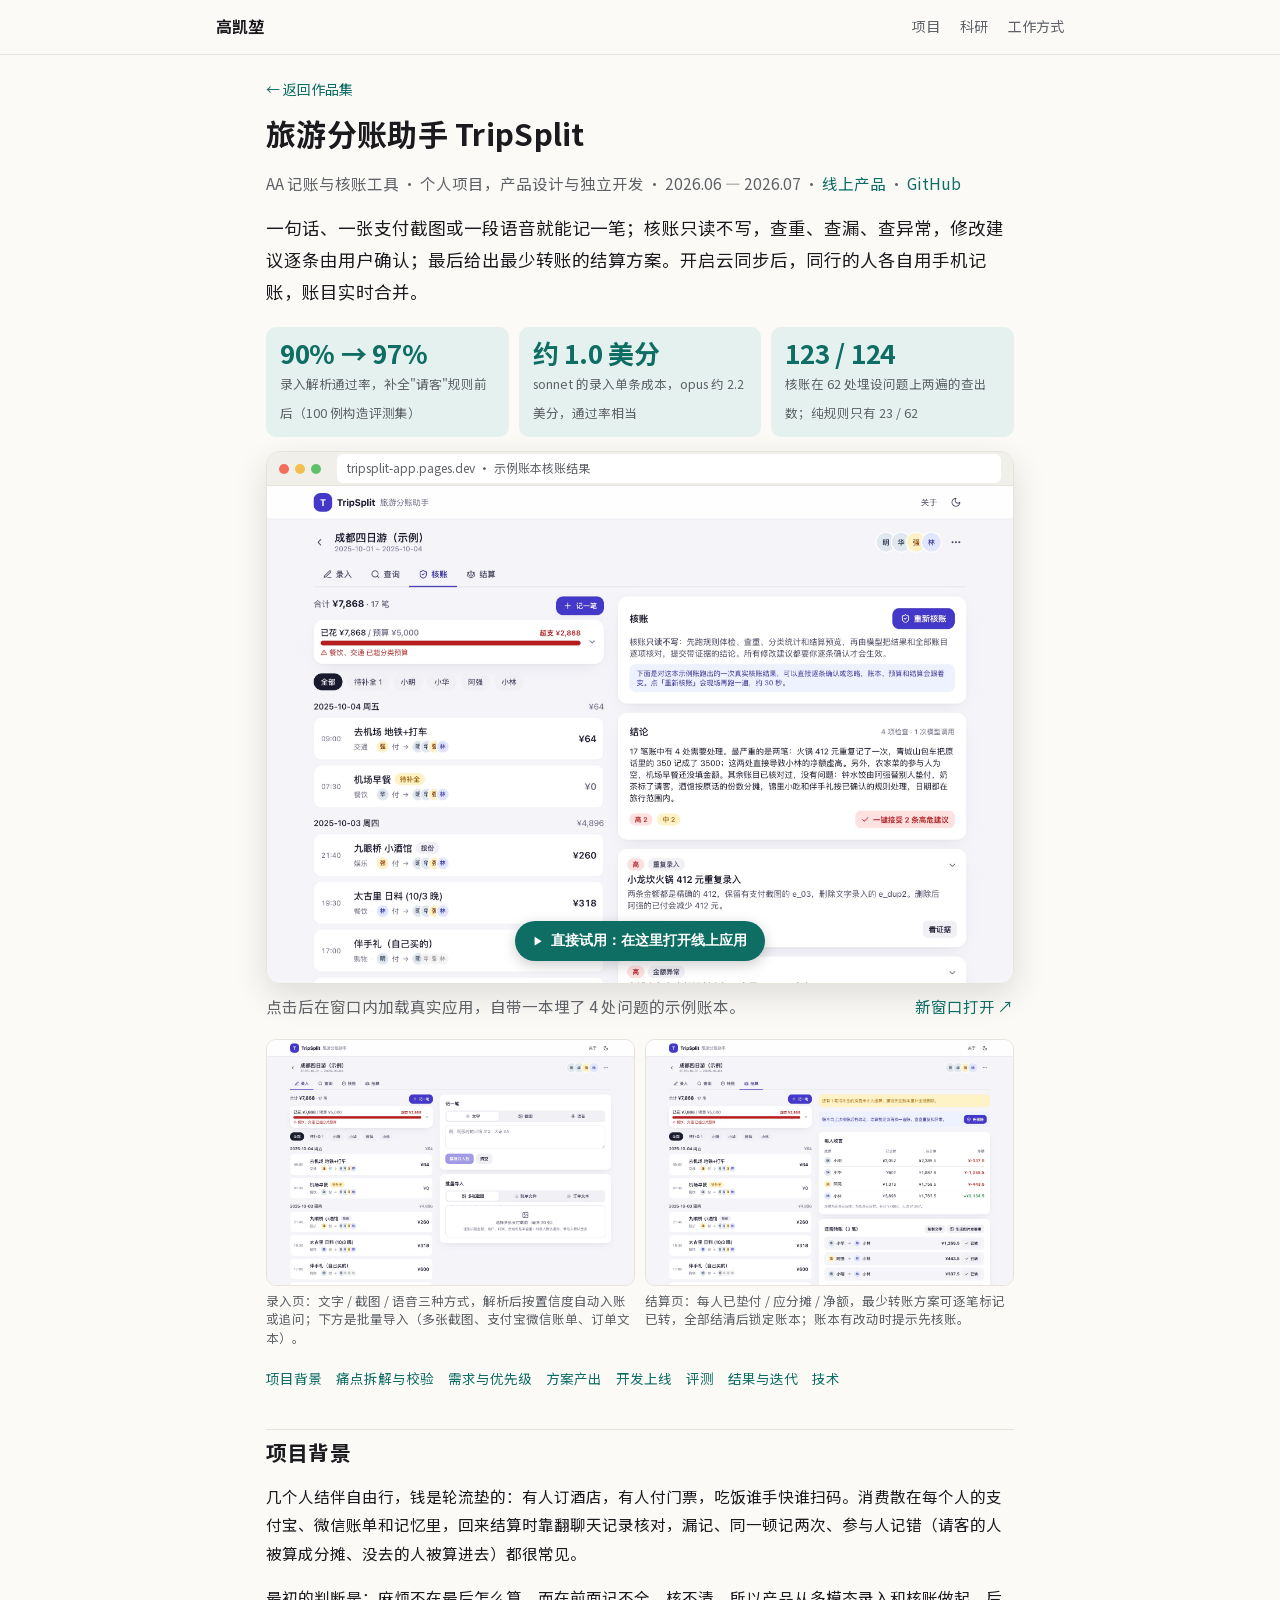
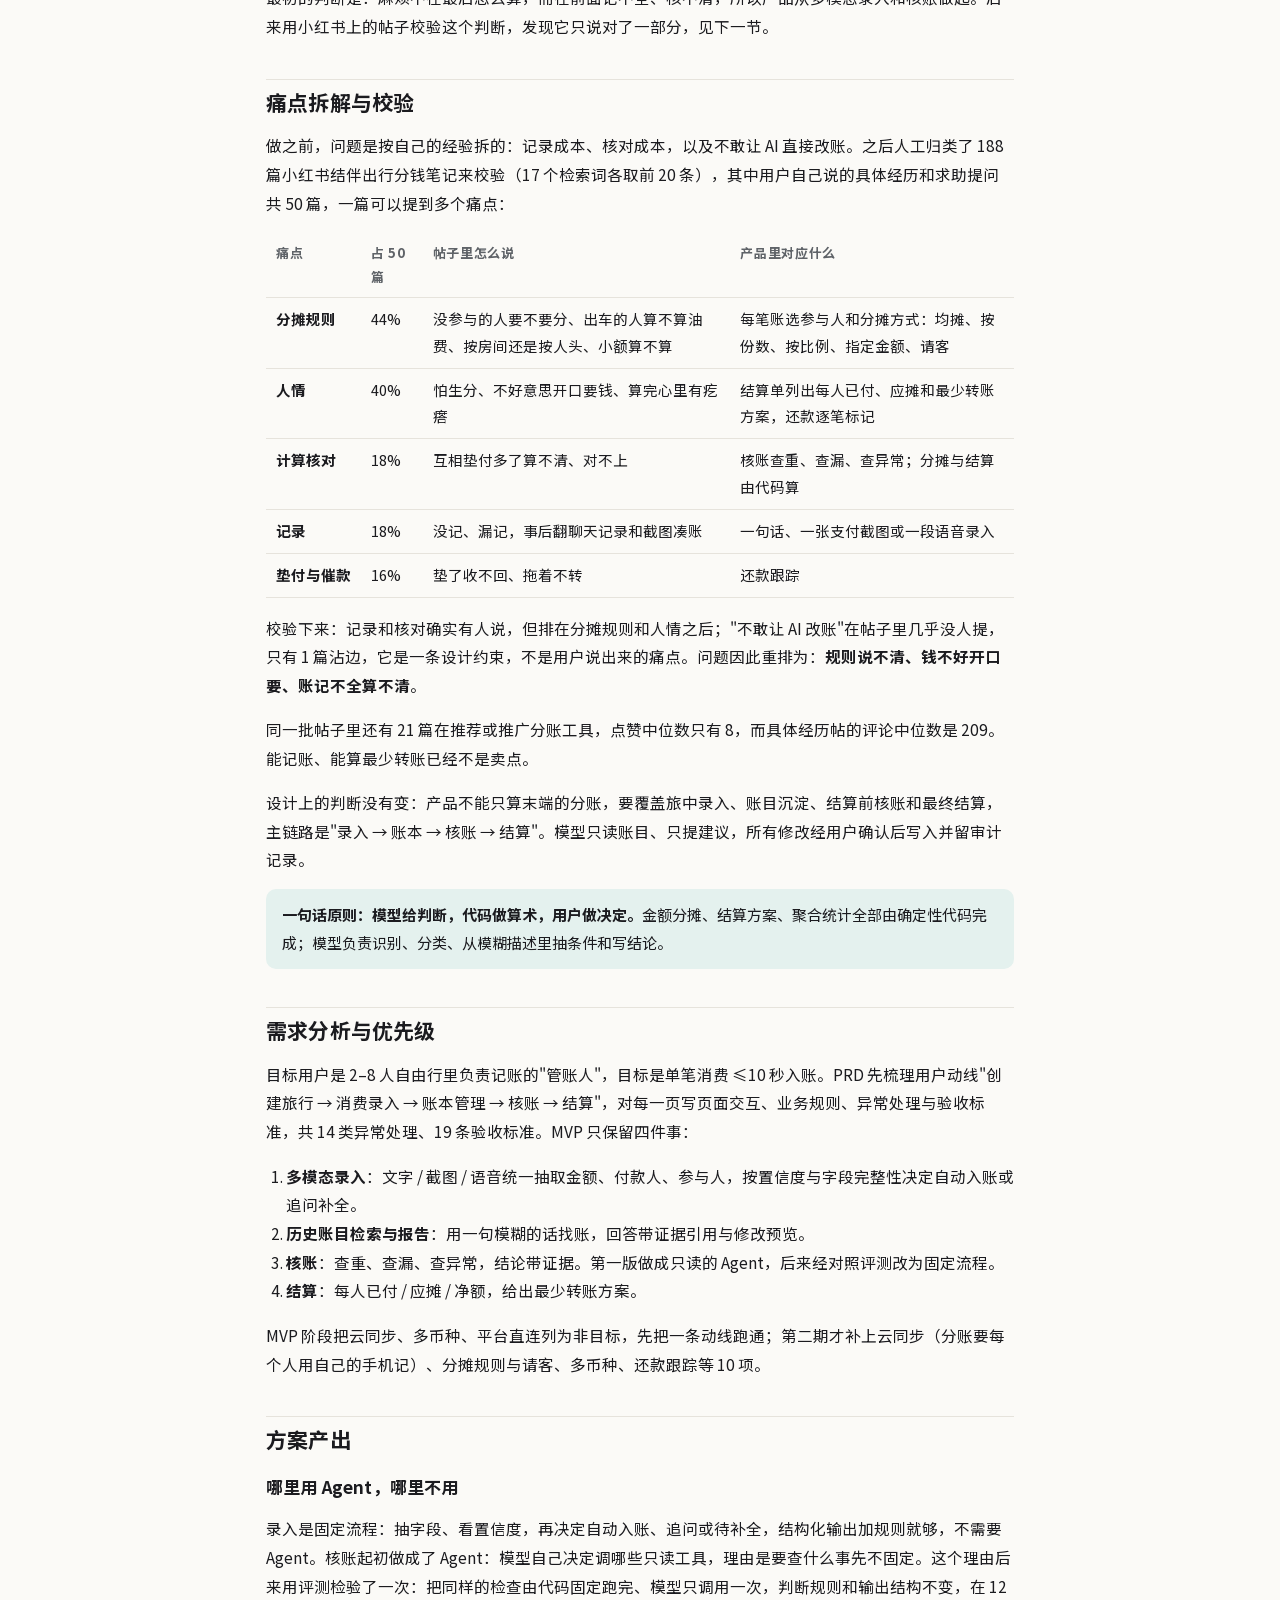
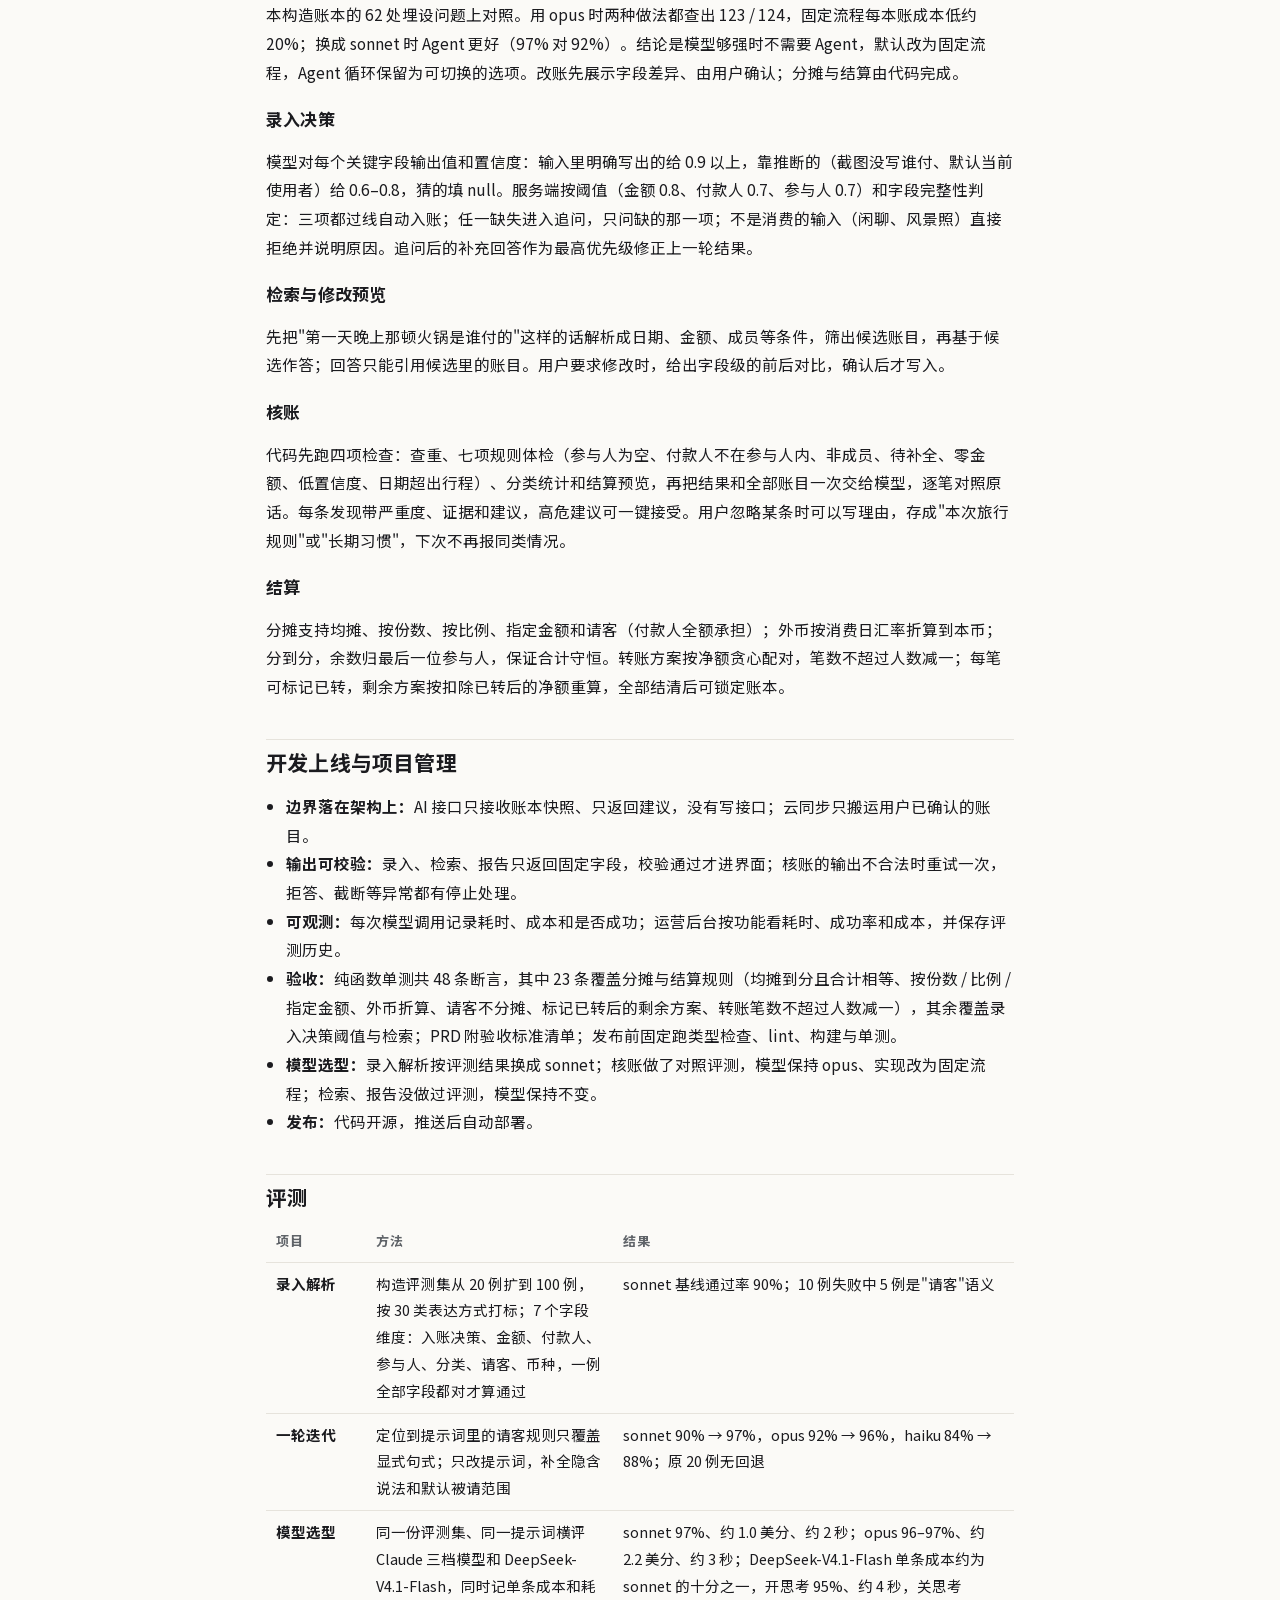
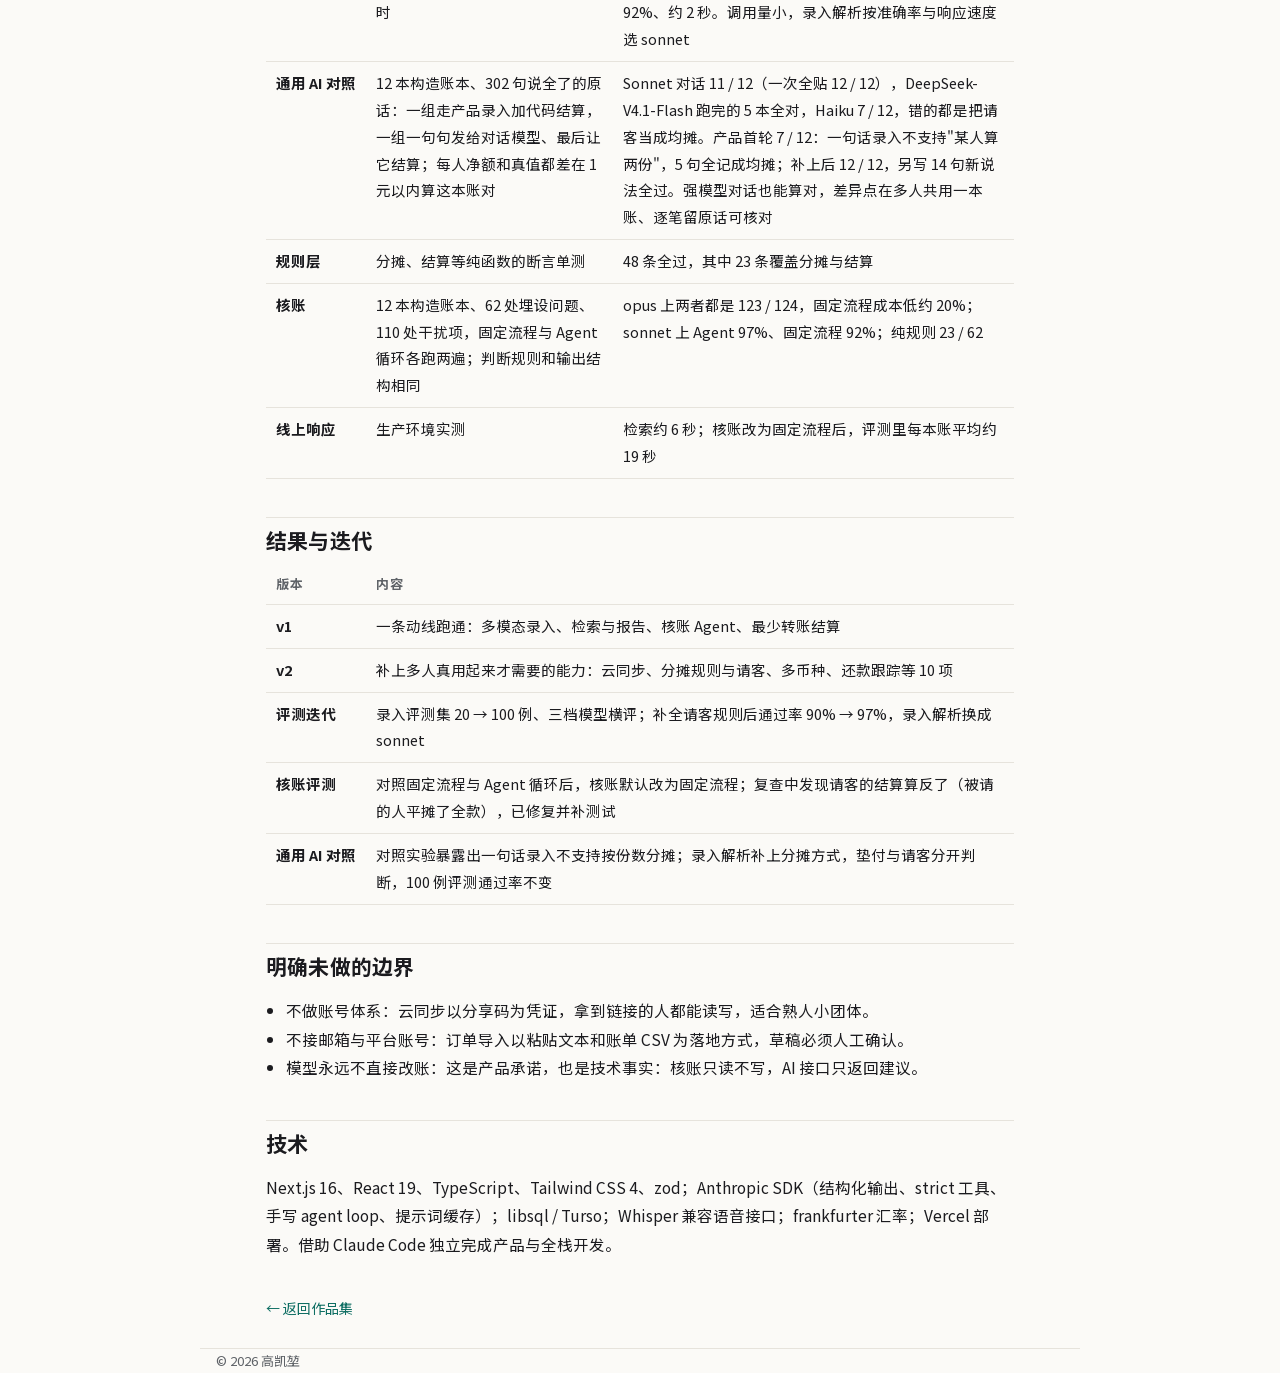
<file: projects/tripsplit.html>
<!doctype html>
<html lang="zh-CN">
<head>
<meta charset="utf-8">
<meta name="viewport" content="width=device-width, initial-scale=1">
<title>旅游分账助手 TripSplit · 项目详情</title>
<meta name="description" content="旅游分账助手 TripSplit 的项目背景、痛点拆解、需求优先级、多模态录入与核账方案、开发上线、评测结果与第二期迭代。">
<link rel="stylesheet" href="../styles.css">
</head>
<body>
<nav class="nav"><div class="wrap"><a class="brand" href="../index.html">高凯堃</a><ul><li><a href="../index.html#projects">项目</a></li><li><a href="../index.html#research">科研</a></li><li><a href="../index.html#way">工作方式</a></li></ul></div></nav>
<main class="wrap detail">
<a class="back" href="../index.html#projects">← 返回作品集</a>
<h1>旅游分账助手 TripSplit</h1>
<p class="meta">AA 记账与核账工具 · 个人项目，产品设计与独立开发 · 2026.06 — 2026.07 · <a href="https://tripsplit-app.pages.dev/" target="_blank" rel="noopener">线上产品</a> · <a href="https://github.com/KaikunGao/tripsplit" target="_blank" rel="noopener">GitHub</a></p>
<p class="lead">一句话、一张支付截图或一段语音就能记一笔；核账只读不写，查重、查漏、查异常，修改建议逐条由用户确认；最后给出最少转账的结算方案。开启云同步后，同行的人各自用手机记账，账目实时合并。</p>
<div class="metrics">
  <div class="metric"><b>90% → 97%</b><span>录入解析通过率，补全"请客"规则前后（100 例构造评测集）</span></div>
  <div class="metric"><b>约 1.0 美分</b><span>sonnet 的录入单条成本，opus 约 2.2 美分，通过率相当</span></div>
  <div class="metric"><b>123 / 124</b><span>核账在 62 处埋设问题上两遍的查出数；纯规则只有 23 / 62</span></div>
</div>
<div class="browser"><div class="bar" aria-hidden="true"><i></i><i></i><i></i><span class="url">tripsplit-app.pages.dev · 示例账本核账结果</span></div><div class="screen"><img src="../assets/tripsplit-reconcile-hd.jpg" alt="TripSplit 桌面双栏：左侧账本，右侧核账结论与修改建议" width="1280" height="853"><button type="button" class="demo-btn" data-src="https://tripsplit-app.pages.dev/" data-title="TripSplit 在线试用">直接试用：在这里打开线上应用</button></div></div>
<p class="try-note"><span>点击后在窗口内加载真实应用，自带一本埋了 4 处问题的示例账本。</span><a href="https://tripsplit-app.pages.dev/" target="_blank" rel="noopener">新窗口打开 ↗</a></p>
<div class="shots cap two"><figure><img src="../assets/tripsplit-entry-hd.jpg" alt="TripSplit 录入页" width="1280" height="853"><figcaption>录入页：文字 / 截图 / 语音三种方式，解析后按置信度自动入账或追问；下方是批量导入（多张截图、支付宝微信账单、订单文本）。</figcaption></figure><figure><img src="../assets/tripsplit-settle-hd.jpg" alt="TripSplit 结算页" width="1280" height="853"><figcaption>结算页：每人已垫付 / 应分摊 / 净额，最少转账方案可逐笔标记已转，全部结清后锁定账本；账本有改动时提示先核账。</figcaption></figure></div>
<div class="toc"><a href="#bg">项目背景</a><a href="#pain">痛点拆解与校验</a><a href="#priority">需求与优先级</a><a href="#solution">方案产出</a><a href="#ship">开发上线</a><a href="#eval">评测</a><a href="#result">结果与迭代</a><a href="#stack">技术</a></div>

<h2 id="bg">项目背景</h2>
<p>几个人结伴自由行，钱是轮流垫的：有人订酒店，有人付门票，吃饭谁手快谁扫码。消费散在每个人的支付宝、微信账单和记忆里，回来结算时靠翻聊天记录核对，漏记、同一顿记两次、参与人记错（请客的人被算成分摊、没去的人被算进去）都很常见。</p>
<p>最初的判断是：麻烦不在最后怎么算，而在前面记不全、核不清，所以产品从多模态录入和核账做起。后来用小红书上的帖子校验这个判断，发现它只说对了一部分，见下一节。</p>

<h2 id="pain">痛点拆解与校验</h2>
<p>做之前，问题是按自己的经验拆的：记录成本、核对成本，以及不敢让 AI 直接改账。之后人工归类了 188 篇小红书结伴出行分钱笔记来校验（17 个检索词各取前 20 条），其中用户自己说的具体经历和求助提问共 50 篇，一篇可以提到多个痛点：</p>
<table class="tbl">
<tr><th>痛点</th><th>占 50 篇</th><th>帖子里怎么说</th><th>产品里对应什么</th></tr>
<tr><td>分摊规则</td><td>44%</td><td>没参与的人要不要分、出车的人算不算油费、按房间还是按人头、小额算不算</td><td>每笔账选参与人和分摊方式：均摊、按份数、按比例、指定金额、请客</td></tr>
<tr><td>人情</td><td>40%</td><td>怕生分、不好意思开口要钱、算完心里有疙瘩</td><td>结算单列出每人已付、应摊和最少转账方案，还款逐笔标记</td></tr>
<tr><td>计算核对</td><td>18%</td><td>互相垫付多了算不清、对不上</td><td>核账查重、查漏、查异常；分摊与结算由代码算</td></tr>
<tr><td>记录</td><td>18%</td><td>没记、漏记，事后翻聊天记录和截图凑账</td><td>一句话、一张支付截图或一段语音录入</td></tr>
<tr><td>垫付与催款</td><td>16%</td><td>垫了收不回、拖着不转</td><td>还款跟踪</td></tr>
</table>
<p>校验下来：记录和核对确实有人说，但排在分摊规则和人情之后；"不敢让 AI 改账"在帖子里几乎没人提，只有 1 篇沾边，它是一条设计约束，不是用户说出来的痛点。问题因此重排为：<b>规则说不清、钱不好开口要、账记不全算不清</b>。</p>
<p>同一批帖子里还有 21 篇在推荐或推广分账工具，点赞中位数只有 8，而具体经历帖的评论中位数是 209。能记账、能算最少转账已经不是卖点。</p>
<p>设计上的判断没有变：产品不能只算末端的分账，要覆盖旅中录入、账目沉淀、结算前核账和最终结算，主链路是"录入 → 账本 → 核账 → 结算"。模型只读账目、只提建议，所有修改经用户确认后写入并留审计记录。</p>
<div class="callout"><b>一句话原则：模型给判断，代码做算术，用户做决定。</b>金额分摊、结算方案、聚合统计全部由确定性代码完成；模型负责识别、分类、从模糊描述里抽条件和写结论。</div>

<h2 id="priority">需求分析与优先级</h2>
<p>目标用户是 2–8 人自由行里负责记账的"管账人"，目标是单笔消费 ≤10 秒入账。PRD 先梳理用户动线"创建旅行 → 消费录入 → 账本管理 → 核账 → 结算"，对每一页写页面交互、业务规则、异常处理与验收标准，共 14 类异常处理、19 条验收标准。MVP 只保留四件事：</p>
<ol>
<li><b>多模态录入</b>：文字 / 截图 / 语音统一抽取金额、付款人、参与人，按置信度与字段完整性决定自动入账或追问补全。</li>
<li><b>历史账目检索与报告</b>：用一句模糊的话找账，回答带证据引用与修改预览。</li>
<li><b>核账</b>：查重、查漏、查异常，结论带证据。第一版做成只读的 Agent，后来经对照评测改为固定流程。</li>
<li><b>结算</b>：每人已付 / 应摊 / 净额，给出最少转账方案。</li>
</ol>
<p>MVP 阶段把云同步、多币种、平台直连列为非目标，先把一条动线跑通；第二期才补上云同步（分账要每个人用自己的手机记）、分摊规则与请客、多币种、还款跟踪等 10 项。</p>

<h2 id="solution">方案产出</h2>
<h3>哪里用 Agent，哪里不用</h3>
<p>录入是固定流程：抽字段、看置信度，再决定自动入账、追问或待补全，结构化输出加规则就够，不需要 Agent。核账起初做成了 Agent：模型自己决定调哪些只读工具，理由是要查什么事先不固定。这个理由后来用评测检验了一次：把同样的检查由代码固定跑完、模型只调用一次，判断规则和输出结构不变，在 12 本构造账本的 62 处埋设问题上对照。用 opus 时两种做法都查出 123 / 124，固定流程每本账成本低约 20%；换成 sonnet 时 Agent 更好（97% 对 92%）。结论是模型够强时不需要 Agent，默认改为固定流程，Agent 循环保留为可切换的选项。改账先展示字段差异、由用户确认；分摊与结算由代码完成。</p>
<h3>录入决策</h3>
<p>模型对每个关键字段输出值和置信度：输入里明确写出的给 0.9 以上，靠推断的（截图没写谁付、默认当前使用者）给 0.6–0.8，猜的填 null。服务端按阈值（金额 0.8、付款人 0.7、参与人 0.7）和字段完整性判定：三项都过线自动入账；任一缺失进入追问，只问缺的那一项；不是消费的输入（闲聊、风景照）直接拒绝并说明原因。追问后的补充回答作为最高优先级修正上一轮结果。</p>
<h3>检索与修改预览</h3>
<p>先把"第一天晚上那顿火锅是谁付的"这样的话解析成日期、金额、成员等条件，筛出候选账目，再基于候选作答；回答只能引用候选里的账目。用户要求修改时，给出字段级的前后对比，确认后才写入。</p>
<h3>核账</h3>
<p>代码先跑四项检查：查重、七项规则体检（参与人为空、付款人不在参与人内、非成员、待补全、零金额、低置信度、日期超出行程）、分类统计和结算预览，再把结果和全部账目一次交给模型，逐笔对照原话。每条发现带严重度、证据和建议，高危建议可一键接受。用户忽略某条时可以写理由，存成"本次旅行规则"或"长期习惯"，下次不再报同类情况。</p>
<h3>结算</h3>
<p>分摊支持均摊、按份数、按比例、指定金额和请客（付款人全额承担）；外币按消费日汇率折算到本币；分到分，余数归最后一位参与人，保证合计守恒。转账方案按净额贪心配对，笔数不超过人数减一；每笔可标记已转，剩余方案按扣除已转后的净额重算，全部结清后可锁定账本。</p>

<h2 id="ship">开发上线与项目管理</h2>
<ul>
<li><b>边界落在架构上：</b>AI 接口只接收账本快照、只返回建议，没有写接口；云同步只搬运用户已确认的账目。</li>
<li><b>输出可校验：</b>录入、检索、报告只返回固定字段，校验通过才进界面；核账的输出不合法时重试一次，拒答、截断等异常都有停止处理。</li>
<li><b>可观测：</b>每次模型调用记录耗时、成本和是否成功；运营后台按功能看耗时、成功率和成本，并保存评测历史。</li>
<li><b>验收：</b>纯函数单测共 48 条断言，其中 23 条覆盖分摊与结算规则（均摊到分且合计相等、按份数 / 比例 / 指定金额、外币折算、请客不分摊、标记已转后的剩余方案、转账笔数不超过人数减一），其余覆盖录入决策阈值与检索；PRD 附验收标准清单；发布前固定跑类型检查、lint、构建与单测。</li>
<li><b>模型选型：</b>录入解析按评测结果换成 sonnet；核账做了对照评测，模型保持 opus、实现改为固定流程；检索、报告没做过评测，模型保持不变。</li>
<li><b>发布：</b>代码开源，推送后自动部署。</li>
</ul>

<h2 id="eval">评测</h2>
<table class="tbl">
<tr><th>项目</th><th>方法</th><th>结果</th></tr>
<tr><td>录入解析</td><td>构造评测集从 20 例扩到 100 例，按 30 类表达方式打标；7 个字段维度：入账决策、金额、付款人、参与人、分类、请客、币种，一例全部字段都对才算通过</td><td>sonnet 基线通过率 90%；10 例失败中 5 例是"请客"语义</td></tr>
<tr><td>一轮迭代</td><td>定位到提示词里的请客规则只覆盖显式句式；只改提示词，补全隐含说法和默认被请范围</td><td>sonnet 90% → 97%，opus 92% → 96%，haiku 84% → 88%；原 20 例无回退</td></tr>
<tr><td>模型选型</td><td>同一份评测集、同一提示词横评 Claude 三档模型和 DeepSeek-V4.1-Flash，同时记单条成本和耗时</td><td>sonnet 97%、约 1.0 美分、约 2 秒；opus 96–97%、约 2.2 美分、约 3 秒；DeepSeek-V4.1-Flash 单条成本约为 sonnet 的十分之一，开思考 95%、约 4 秒，关思考 92%、约 2 秒。调用量小，录入解析按准确率与响应速度选 sonnet</td></tr>
<tr><td>通用 AI 对照</td><td>12 本构造账本、302 句说全了的原话：一组走产品录入加代码结算，一组一句句发给对话模型、最后让它结算；每人净额和真值都差在 1 元以内算这本账对</td><td>Sonnet 对话 11 / 12（一次全贴 12 / 12），DeepSeek-V4.1-Flash 跑完的 5 本全对，Haiku 7 / 12，错的都是把请客当成均摊。产品首轮 7 / 12：一句话录入不支持"某人算两份"，5 句全记成均摊；补上后 12 / 12，另写 14 句新说法全过。强模型对话也能算对，差异点在多人共用一本账、逐笔留原话可核对</td></tr>
<tr><td>规则层</td><td>分摊、结算等纯函数的断言单测</td><td>48 条全过，其中 23 条覆盖分摊与结算</td></tr>
<tr><td>核账</td><td>12 本构造账本、62 处埋设问题、110 处干扰项，固定流程与 Agent 循环各跑两遍；判断规则和输出结构相同</td><td>opus 上两者都是 123 / 124，固定流程成本低约 20%；sonnet 上 Agent 97%、固定流程 92%；纯规则 23 / 62</td></tr>
<tr><td>线上响应</td><td>生产环境实测</td><td>检索约 6 秒；核账改为固定流程后，评测里每本账平均约 19 秒</td></tr>
</table>

<h2 id="result">结果与迭代</h2>
<table class="tbl">
<tr><th>版本</th><th>内容</th></tr>
<tr><td>v1</td><td>一条动线跑通：多模态录入、检索与报告、核账 Agent、最少转账结算</td></tr>
<tr><td>v2</td><td>补上多人真用起来才需要的能力：云同步、分摊规则与请客、多币种、还款跟踪等 10 项</td></tr>
<tr><td>评测迭代</td><td>录入评测集 20 → 100 例、三档模型横评；补全请客规则后通过率 90% → 97%，录入解析换成 sonnet</td></tr>
<tr><td>核账评测</td><td>对照固定流程与 Agent 循环后，核账默认改为固定流程；复查中发现请客的结算算反了（被请的人平摊了全款），已修复并补测试</td></tr>
<tr><td>通用 AI 对照</td><td>对照实验暴露出一句话录入不支持按份数分摊；录入解析补上分摊方式，垫付与请客分开判断，100 例评测通过率不变</td></tr>
</table>
<h2>明确未做的边界</h2>
<ul>
<li>不做账号体系：云同步以分享码为凭证，拿到链接的人都能读写，适合熟人小团体。</li>
<li>不接邮箱与平台账号：订单导入以粘贴文本和账单 CSV 为落地方式，草稿必须人工确认。</li>
<li>模型永远不直接改账：这是产品承诺，也是技术事实：核账只读不写，AI 接口只返回建议。</li>
</ul>

<h2 id="stack">技术</h2>
<p>Next.js 16、React 19、TypeScript、Tailwind CSS 4、zod；Anthropic SDK（结构化输出、strict 工具、手写 agent loop、提示词缓存）；libsql / Turso；Whisper 兼容语音接口；frankfurter 汇率；Vercel 部署。借助 Claude Code 独立完成产品与全栈开发。</p>
<p><a class="back" href="../index.html#projects">← 返回作品集</a></p>
</main>
<footer class="wrap">© 2026 高凯堃</footer>
<script>
  document.querySelectorAll('.demo-btn').forEach(function (btn) {
    btn.addEventListener('click', function () {
      var frame = btn.parentElement;
      var iframe = document.createElement('iframe');
      iframe.src = btn.dataset.src;
      iframe.title = btn.dataset.title || '在线演示';
      frame.innerHTML = '';
      frame.appendChild(iframe);
    });
  });
</script>
</body>
</html>
</file>
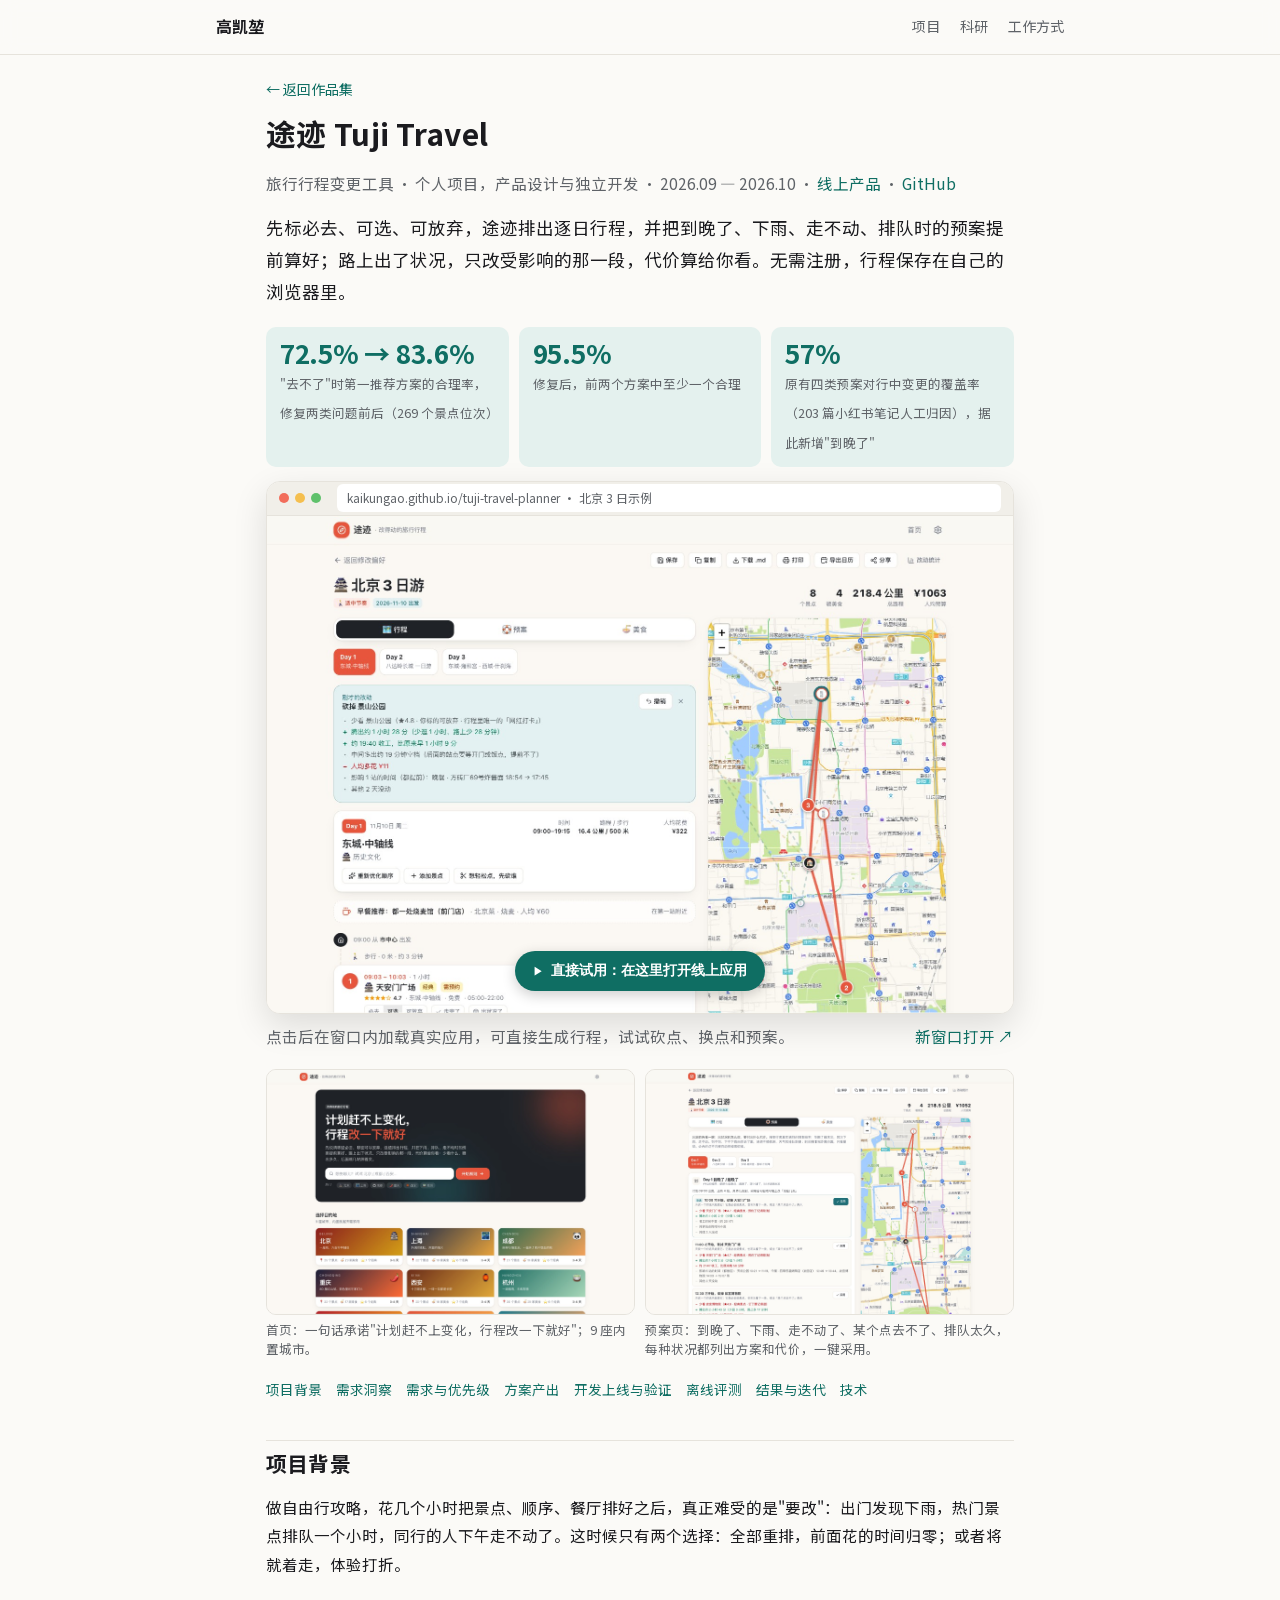
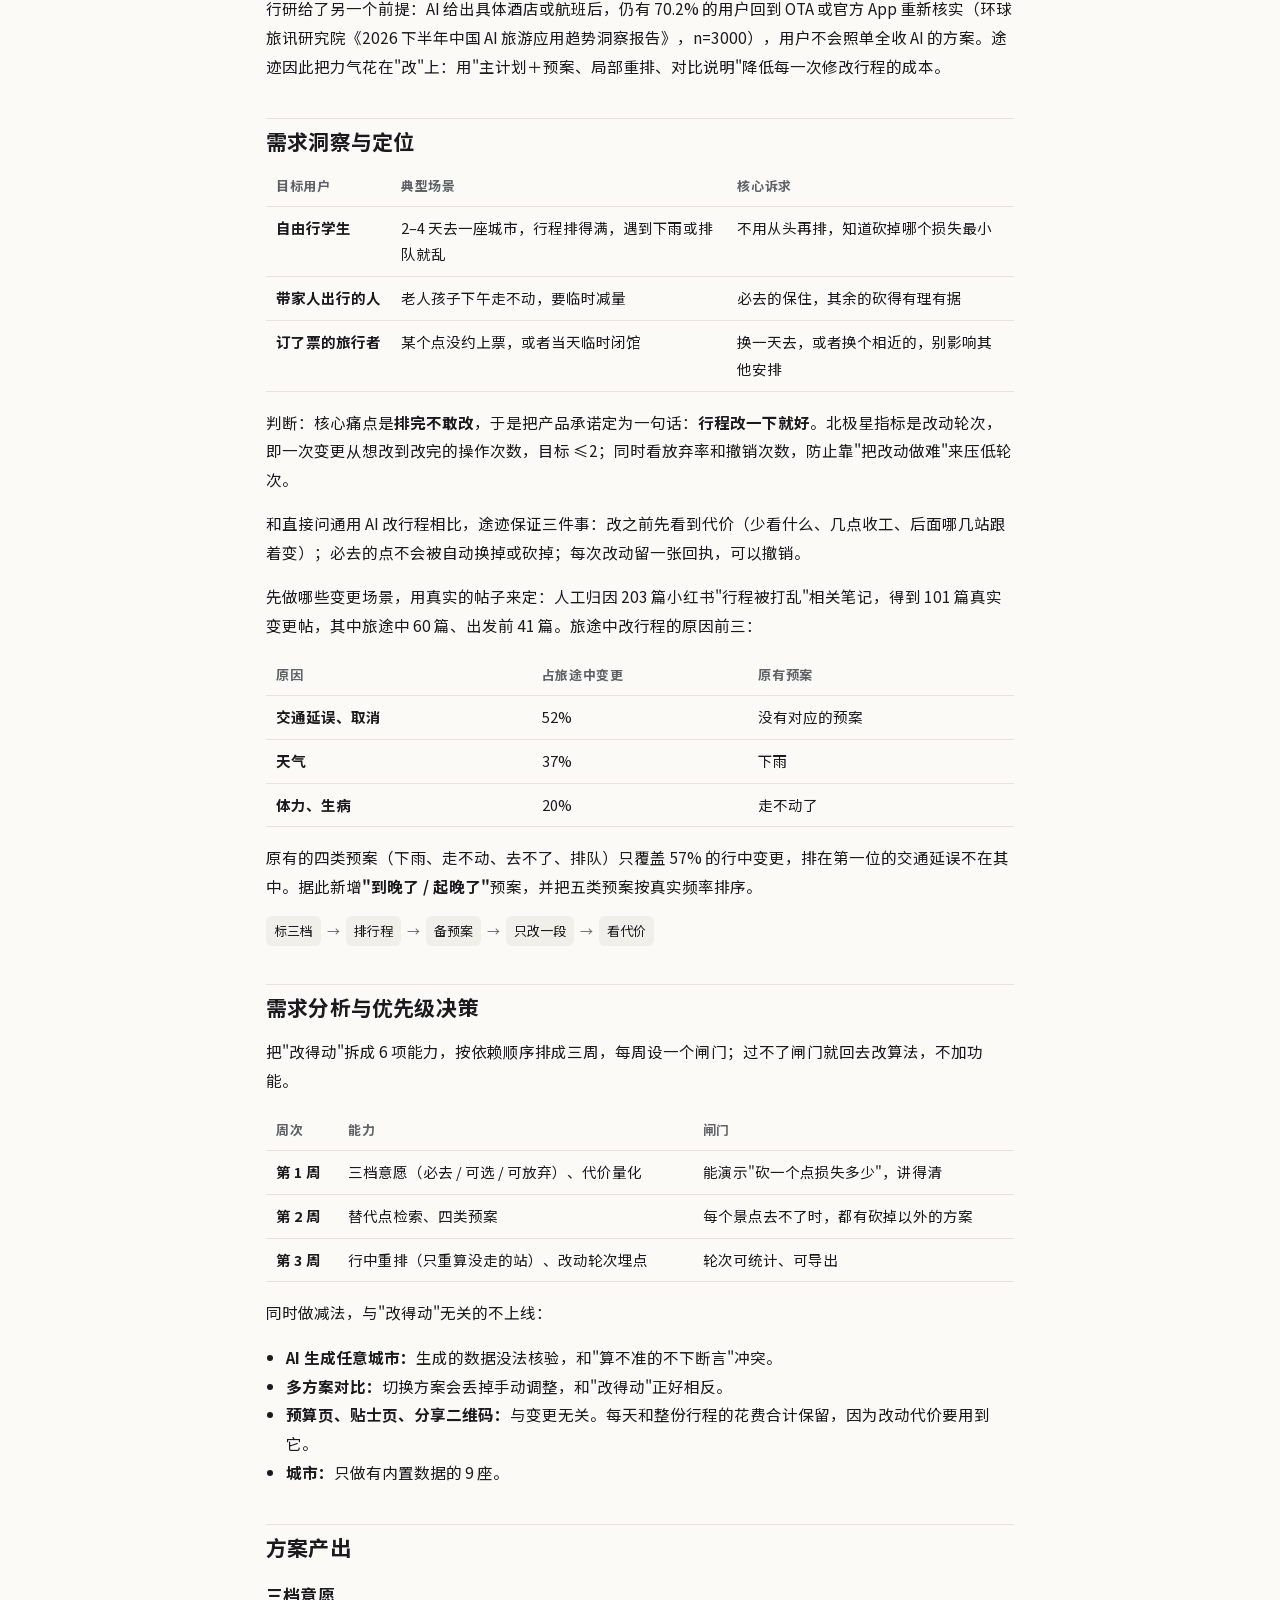
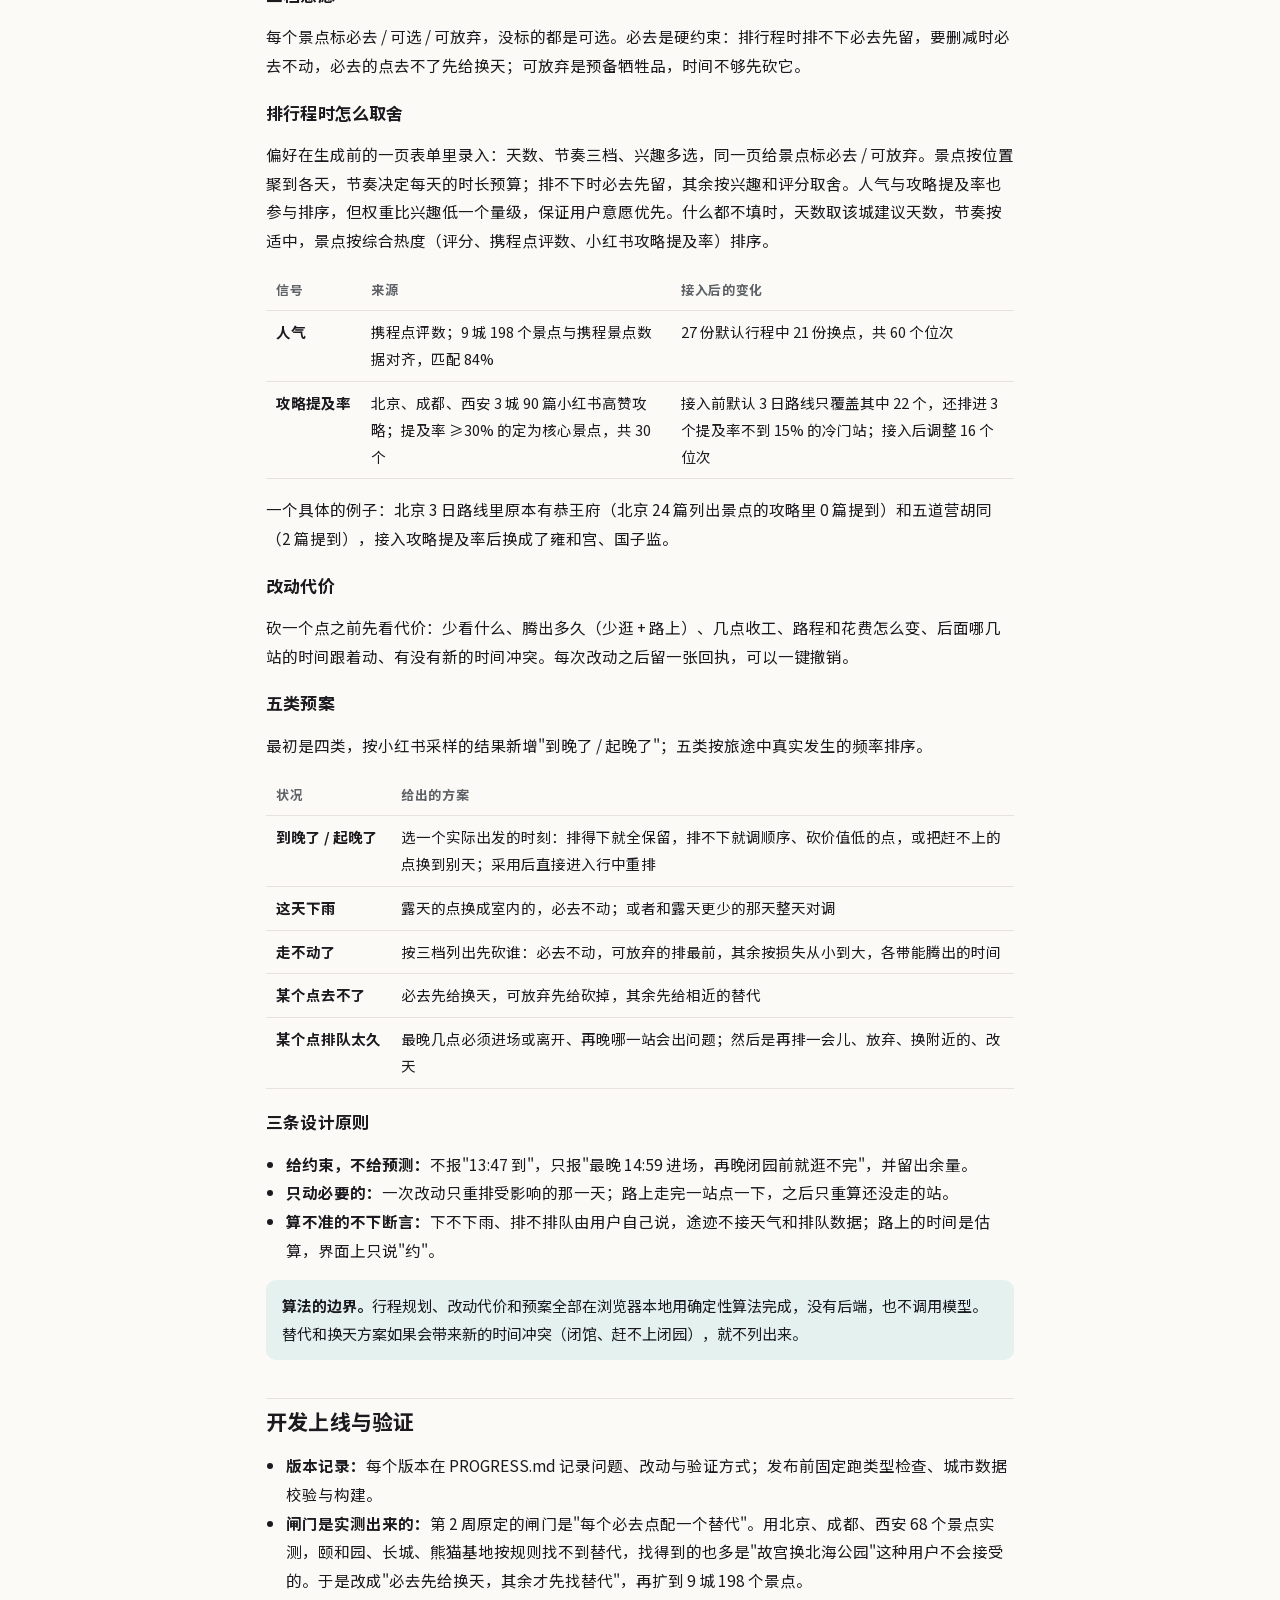
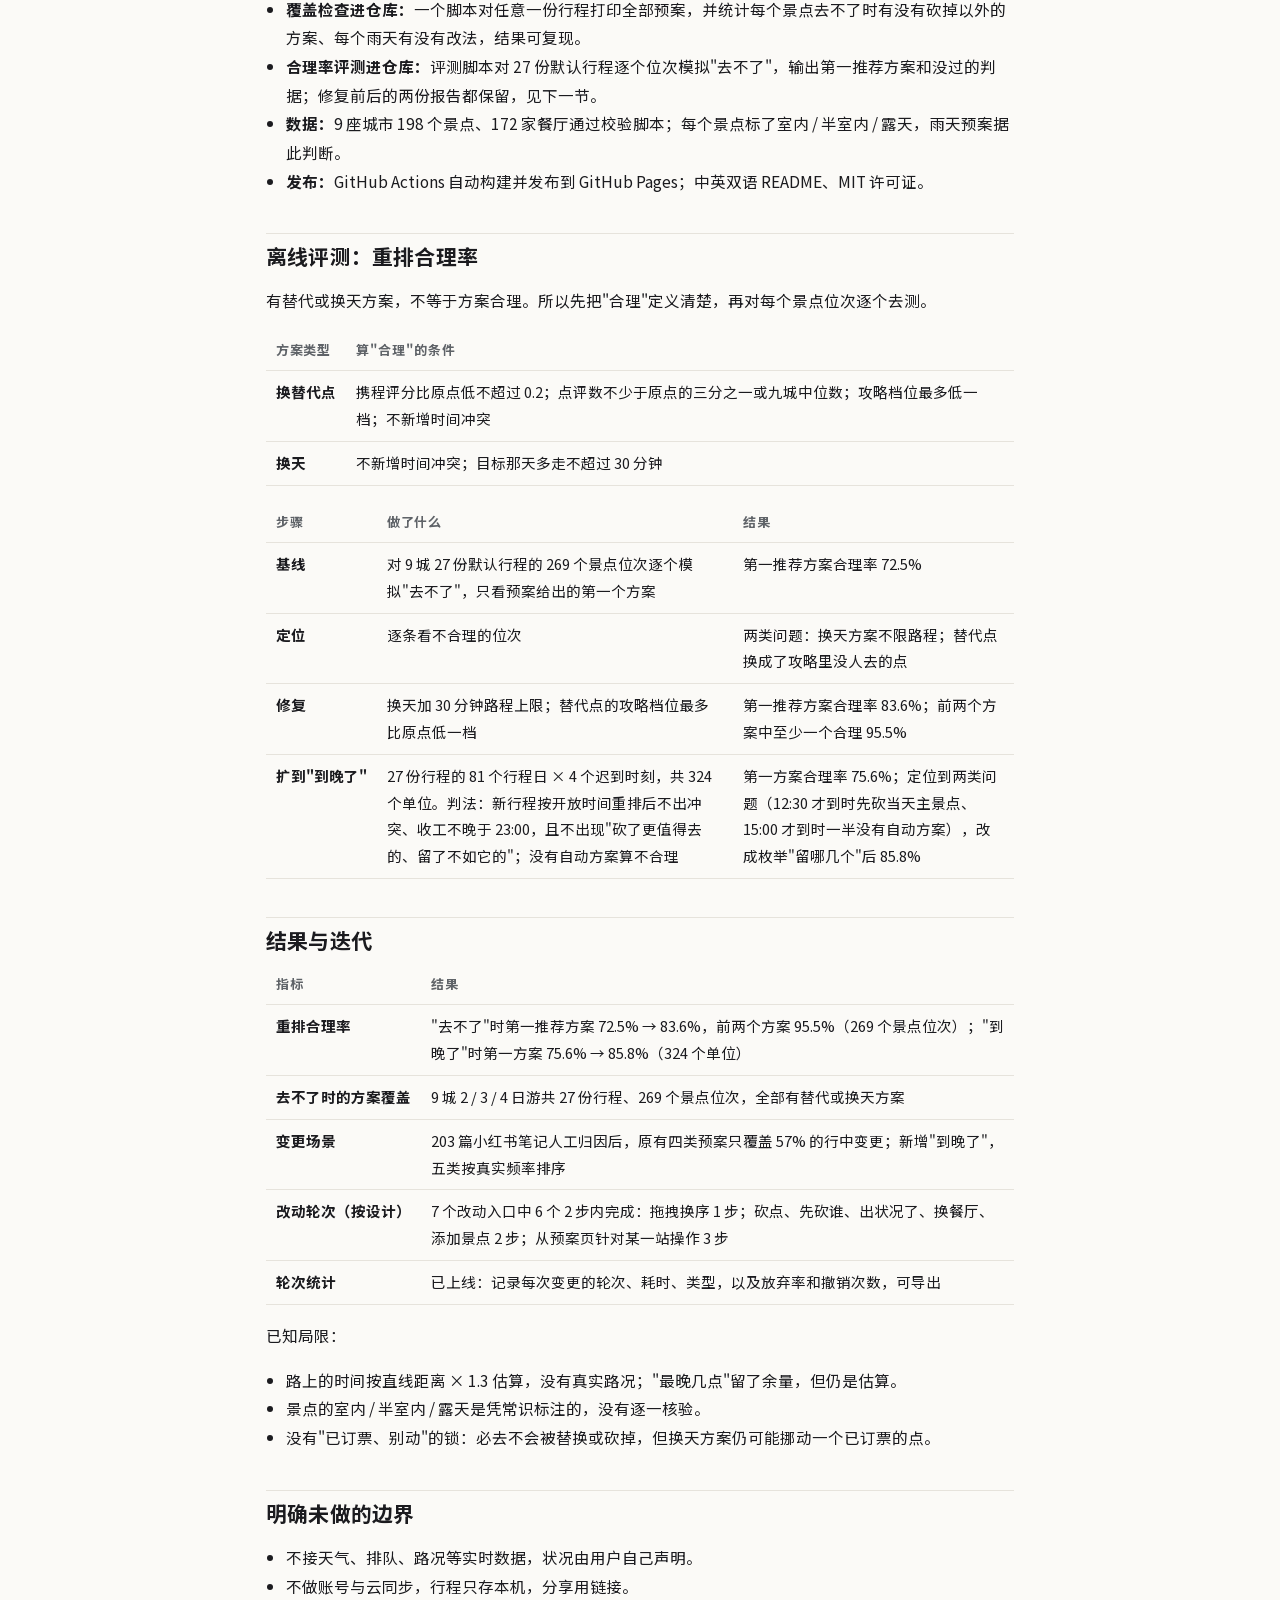
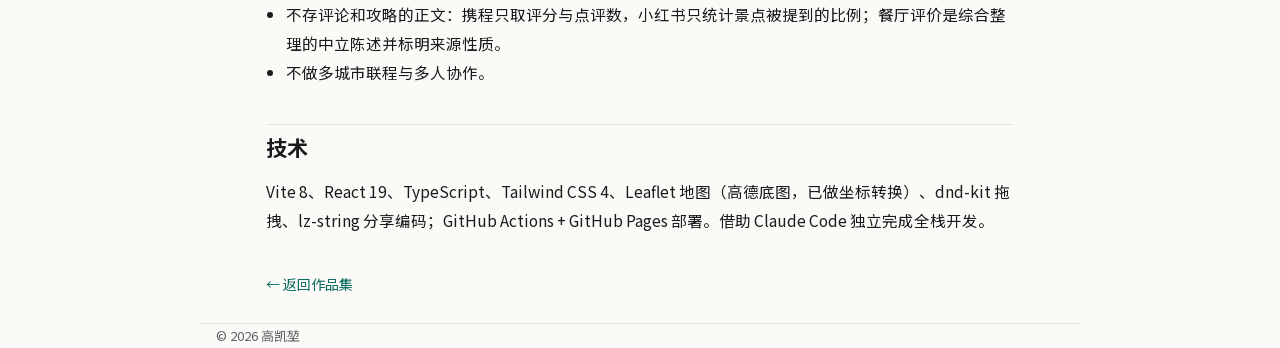
<file: projects/tuji.html>
<!doctype html>
<html lang="zh-CN">
<head>
<meta charset="utf-8">
<meta name="viewport" content="width=device-width, initial-scale=1">
<title>途迹 Tuji Travel · 项目详情</title>
<meta name="description" content="途迹 Tuji Travel 的项目背景、需求洞察、需求优先级、方案产出、开发上线、重排合理率评测与结果。">
<link rel="stylesheet" href="../styles.css">
</head>
<body>
<nav class="nav"><div class="wrap"><a class="brand" href="../index.html">高凯堃</a><ul><li><a href="../index.html#projects">项目</a></li><li><a href="../index.html#research">科研</a></li><li><a href="../index.html#way">工作方式</a></li></ul></div></nav>
<main class="wrap detail">
<a class="back" href="../index.html#projects">← 返回作品集</a>
<h1>途迹 Tuji Travel</h1>
<p class="meta">旅行行程变更工具 · 个人项目，产品设计与独立开发 · 2026.09 — 2026.10 · <a href="https://kaikungao.github.io/tuji-travel-planner/" target="_blank" rel="noopener">线上产品</a> · <a href="https://github.com/KaikunGao/tuji-travel-planner" target="_blank" rel="noopener">GitHub</a></p>
<p class="lead">先标必去、可选、可放弃，途迹排出逐日行程，并把到晚了、下雨、走不动、排队时的预案提前算好；路上出了状况，只改受影响的那一段，代价算给你看。无需注册，行程保存在自己的浏览器里。</p>
<div class="metrics">
  <div class="metric"><b>72.5% → 83.6%</b><span>"去不了"时第一推荐方案的合理率，修复两类问题前后（269 个景点位次）</span></div>
  <div class="metric"><b>95.5%</b><span>修复后，前两个方案中至少一个合理</span></div>
  <div class="metric"><b>57%</b><span>原有四类预案对行中变更的覆盖率（203 篇小红书笔记人工归因），据此新增"到晚了"</span></div>
</div>
<div class="browser"><div class="bar" aria-hidden="true"><i></i><i></i><i></i><span class="url">kaikungao.github.io/tuji-travel-planner · 北京 3 日示例</span></div><div class="screen"><img src="../assets/tuji-plan-hd.jpg" alt="途迹行程页：砍掉一个景点之后的代价回执，右侧地图上圈出受影响的站点" width="1600" height="1067"><button type="button" class="demo-btn" data-src="https://kaikungao.github.io/tuji-travel-planner/" data-title="途迹 在线试用">直接试用：在这里打开线上应用</button></div></div>
<p class="try-note"><span>点击后在窗口内加载真实应用，可直接生成行程，试试砍点、换点和预案。</span><a href="https://kaikungao.github.io/tuji-travel-planner/" target="_blank" rel="noopener">新窗口打开 ↗</a></p>
<div class="shots cap two"><figure><img src="../assets/tuji-home-hd.jpg" alt="途迹首页" width="1600" height="1067"><figcaption>首页：一句话承诺"计划赶不上变化，行程改一下就好"；9 座内置城市。</figcaption></figure><figure><img src="../assets/tuji-backup-hd.jpg" alt="途迹预案页" width="1600" height="1067"><figcaption>预案页：到晚了、下雨、走不动了、某个点去不了、排队太久，每种状况都列出方案和代价，一键采用。</figcaption></figure></div>
<div class="toc"><a href="#bg">项目背景</a><a href="#pain">需求洞察</a><a href="#priority">需求与优先级</a><a href="#solution">方案产出</a><a href="#ship">开发上线与验证</a><a href="#eval">离线评测</a><a href="#result">结果与迭代</a><a href="#stack">技术</a></div>

<h2 id="bg">项目背景</h2>
<p>做自由行攻略，花几个小时把景点、顺序、餐厅排好之后，真正难受的是"要改"：出门发现下雨，热门景点排队一个小时，同行的人下午走不动了。这时候只有两个选择：全部重排，前面花的时间归零；或者将就着走，体验打折。</p>
<p>行研给了另一个前提：AI 给出具体酒店或航班后，仍有 70.2% 的用户回到 OTA 或官方 App 重新核实（环球旅讯研究院《2026 下半年中国 AI 旅游应用趋势洞察报告》，n=3000），用户不会照单全收 AI 的方案。途迹因此把力气花在"改"上：用"主计划＋预案、局部重排、对比说明"降低每一次修改行程的成本。</p>

<h2 id="pain">需求洞察与定位</h2>
<table class="tbl">
<tr><th>目标用户</th><th>典型场景</th><th>核心诉求</th></tr>
<tr><td>自由行学生</td><td>2–4 天去一座城市，行程排得满，遇到下雨或排队就乱</td><td>不用从头再排，知道砍掉哪个损失最小</td></tr>
<tr><td>带家人出行的人</td><td>老人孩子下午走不动，要临时减量</td><td>必去的保住，其余的砍得有理有据</td></tr>
<tr><td>订了票的旅行者</td><td>某个点没约上票，或者当天临时闭馆</td><td>换一天去，或者换个相近的，别影响其他安排</td></tr>
</table>
<p>判断：核心痛点是<b>排完不敢改</b>，于是把产品承诺定为一句话：<b>行程改一下就好</b>。北极星指标是改动轮次，即一次变更从想改到改完的操作次数，目标 ≤2；同时看放弃率和撤销次数，防止靠"把改动做难"来压低轮次。</p>
<p>和直接问通用 AI 改行程相比，途迹保证三件事：改之前先看到代价（少看什么、几点收工、后面哪几站跟着变）；必去的点不会被自动换掉或砍掉；每次改动留一张回执，可以撤销。</p>
<p>先做哪些变更场景，用真实的帖子来定：人工归因 203 篇小红书"行程被打乱"相关笔记，得到 101 篇真实变更帖，其中旅途中 60 篇、出发前 41 篇。旅途中改行程的原因前三：</p>
<table class="tbl">
<tr><th>原因</th><th>占旅途中变更</th><th>原有预案</th></tr>
<tr><td>交通延误、取消</td><td>52%</td><td>没有对应的预案</td></tr>
<tr><td>天气</td><td>37%</td><td>下雨</td></tr>
<tr><td>体力、生病</td><td>20%</td><td>走不动了</td></tr>
</table>
<p>原有的四类预案（下雨、走不动、去不了、排队）只覆盖 57% 的行中变更，排在第一位的交通延误不在其中。据此新增<b>"到晚了 / 起晚了"</b>预案，并把五类预案按真实频率排序。</p>
<div class="flow"><span>标三档</span><i>→</i><span>排行程</span><i>→</i><span>备预案</span><i>→</i><span>只改一段</span><i>→</i><span>看代价</span></div>

<h2 id="priority">需求分析与优先级决策</h2>
<p>把"改得动"拆成 6 项能力，按依赖顺序排成三周，每周设一个闸门；过不了闸门就回去改算法，不加功能。</p>
<table class="tbl">
<tr><th>周次</th><th>能力</th><th>闸门</th></tr>
<tr><td>第 1 周</td><td>三档意愿（必去 / 可选 / 可放弃）、代价量化</td><td>能演示"砍一个点损失多少"，讲得清</td></tr>
<tr><td>第 2 周</td><td>替代点检索、四类预案</td><td>每个景点去不了时，都有砍掉以外的方案</td></tr>
<tr><td>第 3 周</td><td>行中重排（只重算没走的站）、改动轮次埋点</td><td>轮次可统计、可导出</td></tr>
</table>
<p>同时做减法，与"改得动"无关的不上线：</p>
<ul>
<li><b>AI 生成任意城市：</b>生成的数据没法核验，和"算不准的不下断言"冲突。</li>
<li><b>多方案对比：</b>切换方案会丢掉手动调整，和"改得动"正好相反。</li>
<li><b>预算页、贴士页、分享二维码：</b>与变更无关。每天和整份行程的花费合计保留，因为改动代价要用到它。</li>
<li><b>城市：</b>只做有内置数据的 9 座。</li>
</ul>

<h2 id="solution">方案产出</h2>
<h3>三档意愿</h3>
<p>每个景点标必去 / 可选 / 可放弃，没标的都是可选。必去是硬约束：排行程时排不下必去先留，要删减时必去不动，必去的点去不了先给换天；可放弃是预备牺牲品，时间不够先砍它。</p>
<h3>排行程时怎么取舍</h3>
<p>偏好在生成前的一页表单里录入：天数、节奏三档、兴趣多选，同一页给景点标必去 / 可放弃。景点按位置聚到各天，节奏决定每天的时长预算；排不下时必去先留，其余按兴趣和评分取舍。人气与攻略提及率也参与排序，但权重比兴趣低一个量级，保证用户意愿优先。什么都不填时，天数取该城建议天数，节奏按适中，景点按综合热度（评分、携程点评数、小红书攻略提及率）排序。</p>
<table class="tbl">
<tr><th>信号</th><th>来源</th><th>接入后的变化</th></tr>
<tr><td>人气</td><td>携程点评数；9 城 198 个景点与携程景点数据对齐，匹配 84%</td><td>27 份默认行程中 21 份换点，共 60 个位次</td></tr>
<tr><td>攻略提及率</td><td>北京、成都、西安 3 城 90 篇小红书高赞攻略；提及率 ≥30% 的定为核心景点，共 30 个</td><td>接入前默认 3 日路线只覆盖其中 22 个，还排进 3 个提及率不到 15% 的冷门站；接入后调整 16 个位次</td></tr>
</table>
<p>一个具体的例子：北京 3 日路线里原本有恭王府（北京 24 篇列出景点的攻略里 0 篇提到）和五道营胡同（2 篇提到），接入攻略提及率后换成了雍和宫、国子监。</p>
<h3>改动代价</h3>
<p>砍一个点之前先看代价：少看什么、腾出多久（少逛 + 路上）、几点收工、路程和花费怎么变、后面哪几站的时间跟着动、有没有新的时间冲突。每次改动之后留一张回执，可以一键撤销。</p>
<h3>五类预案</h3>
<p>最初是四类，按小红书采样的结果新增"到晚了 / 起晚了"；五类按旅途中真实发生的频率排序。</p>
<table class="tbl">
<tr><th>状况</th><th>给出的方案</th></tr>
<tr><td>到晚了 / 起晚了</td><td>选一个实际出发的时刻：排得下就全保留，排不下就调顺序、砍价值低的点，或把赶不上的点换到别天；采用后直接进入行中重排</td></tr>
<tr><td>这天下雨</td><td>露天的点换成室内的，必去不动；或者和露天更少的那天整天对调</td></tr>
<tr><td>走不动了</td><td>按三档列出先砍谁：必去不动，可放弃的排最前，其余按损失从小到大，各带能腾出的时间</td></tr>
<tr><td>某个点去不了</td><td>必去先给换天，可放弃先给砍掉，其余先给相近的替代</td></tr>
<tr><td>某个点排队太久</td><td>最晚几点必须进场或离开、再晚哪一站会出问题；然后是再排一会儿、放弃、换附近的、改天</td></tr>
</table>
<h3>三条设计原则</h3>
<ul>
<li><b>给约束，不给预测：</b>不报"13:47 到"，只报"最晚 14:59 进场，再晚闭园前就逛不完"，并留出余量。</li>
<li><b>只动必要的：</b>一次改动只重排受影响的那一天；路上走完一站点一下，之后只重算还没走的站。</li>
<li><b>算不准的不下断言：</b>下不下雨、排不排队由用户自己说，途迹不接天气和排队数据；路上的时间是估算，界面上只说"约"。</li>
</ul>
<div class="callout"><b>算法的边界。</b>行程规划、改动代价和预案全部在浏览器本地用确定性算法完成，没有后端，也不调用模型。替代和换天方案如果会带来新的时间冲突（闭馆、赶不上闭园），就不列出来。</div>

<h2 id="ship">开发上线与验证</h2>
<ul>
<li><b>版本记录：</b>每个版本在 PROGRESS.md 记录问题、改动与验证方式；发布前固定跑类型检查、城市数据校验与构建。</li>
<li><b>闸门是实测出来的：</b>第 2 周原定的闸门是"每个必去点配一个替代"。用北京、成都、西安 68 个景点实测，颐和园、长城、熊猫基地按规则找不到替代，找得到的也多是"故宫换北海公园"这种用户不会接受的。于是改成"必去先给换天，其余才先找替代"，再扩到 9 城 198 个景点。</li>
<li><b>覆盖检查进仓库：</b>一个脚本对任意一份行程打印全部预案，并统计每个景点去不了时有没有砍掉以外的方案、每个雨天有没有改法，结果可复现。</li>
<li><b>合理率评测进仓库：</b>评测脚本对 27 份默认行程逐个位次模拟"去不了"，输出第一推荐方案和没过的判据；修复前后的两份报告都保留，见下一节。</li>
<li><b>数据：</b>9 座城市 198 个景点、172 家餐厅通过校验脚本；每个景点标了室内 / 半室内 / 露天，雨天预案据此判断。</li>
<li><b>发布：</b>GitHub Actions 自动构建并发布到 GitHub Pages；中英双语 README、MIT 许可证。</li>
</ul>

<h2 id="eval">离线评测：重排合理率</h2>
<p>有替代或换天方案，不等于方案合理。所以先把"合理"定义清楚，再对每个景点位次逐个去测。</p>
<table class="tbl">
<tr><th>方案类型</th><th>算"合理"的条件</th></tr>
<tr><td>换替代点</td><td>携程评分比原点低不超过 0.2；点评数不少于原点的三分之一或九城中位数；攻略档位最多低一档；不新增时间冲突</td></tr>
<tr><td>换天</td><td>不新增时间冲突；目标那天多走不超过 30 分钟</td></tr>
</table>
<table class="tbl">
<tr><th>步骤</th><th>做了什么</th><th>结果</th></tr>
<tr><td>基线</td><td>对 9 城 27 份默认行程的 269 个景点位次逐个模拟"去不了"，只看预案给出的第一个方案</td><td>第一推荐方案合理率 72.5%</td></tr>
<tr><td>定位</td><td>逐条看不合理的位次</td><td>两类问题：换天方案不限路程；替代点换成了攻略里没人去的点</td></tr>
<tr><td>修复</td><td>换天加 30 分钟路程上限；替代点的攻略档位最多比原点低一档</td><td>第一推荐方案合理率 83.6%；前两个方案中至少一个合理 95.5%</td></tr>
<tr><td>扩到"到晚了"</td><td>27 份行程的 81 个行程日 × 4 个迟到时刻，共 324 个单位。判法：新行程按开放时间重排后不出冲突、收工不晚于 23:00，且不出现"砍了更值得去的、留了不如它的"；没有自动方案算不合理</td><td>第一方案合理率 75.6%；定位到两类问题（12:30 才到时先砍当天主景点、15:00 才到时一半没有自动方案），改成枚举"留哪几个"后 85.8%</td></tr>
</table>

<h2 id="result">结果与迭代</h2>
<table class="tbl">
<tr><th>指标</th><th>结果</th></tr>
<tr><td>重排合理率</td><td>"去不了"时第一推荐方案 72.5% → 83.6%，前两个方案 95.5%（269 个景点位次）；"到晚了"时第一方案 75.6% → 85.8%（324 个单位）</td></tr>
<tr><td>去不了时的方案覆盖</td><td>9 城 2 / 3 / 4 日游共 27 份行程、269 个景点位次，全部有替代或换天方案</td></tr>
<tr><td>变更场景</td><td>203 篇小红书笔记人工归因后，原有四类预案只覆盖 57% 的行中变更；新增"到晚了"，五类按真实频率排序</td></tr>
<tr><td>改动轮次（按设计）</td><td>7 个改动入口中 6 个 2 步内完成：拖拽换序 1 步；砍点、先砍谁、出状况了、换餐厅、添加景点 2 步；从预案页针对某一站操作 3 步</td></tr>
<tr><td>轮次统计</td><td>已上线：记录每次变更的轮次、耗时、类型，以及放弃率和撤销次数，可导出</td></tr>
</table>
<p>已知局限：</p>
<ul>
<li>路上的时间按直线距离 × 1.3 估算，没有真实路况；"最晚几点"留了余量，但仍是估算。</li>
<li>景点的室内 / 半室内 / 露天是凭常识标注的，没有逐一核验。</li>
<li>没有"已订票、别动"的锁：必去不会被替换或砍掉，但换天方案仍可能挪动一个已订票的点。</li>
</ul>

<h2>明确未做的边界</h2>
<ul>
<li>不接天气、排队、路况等实时数据，状况由用户自己声明。</li>
<li>不做账号与云同步，行程只存本机，分享用链接。</li>
<li>不存评论和攻略的正文：携程只取评分与点评数，小红书只统计景点被提到的比例；餐厅评价是综合整理的中立陈述并标明来源性质。</li>
<li>不做多城市联程与多人协作。</li>
</ul>

<h2 id="stack">技术</h2>
<p>Vite 8、React 19、TypeScript、Tailwind CSS 4、Leaflet 地图（高德底图，已做坐标转换）、dnd-kit 拖拽、lz-string 分享编码；GitHub Actions + GitHub Pages 部署。借助 Claude Code 独立完成全栈开发。</p>
<p><a class="back" href="../index.html#projects">← 返回作品集</a></p>
</main>
<footer class="wrap">© 2026 高凯堃</footer>
<script>
  document.querySelectorAll('.demo-btn').forEach(function (btn) {
    btn.addEventListener('click', function () {
      var frame = btn.parentElement, iframe = document.createElement('iframe');
      iframe.src = btn.dataset.src; iframe.title = btn.dataset.title || '在线演示';
      frame.innerHTML = ''; frame.appendChild(iframe);
    });
  });
</script>
</body>
</html>
</file>
<file: styles.css>
@import url("assets/noto-sans-sc.css");

:root {
  --bg: #fbfaf7;
  --panel: #ffffff;
  --ink: #1b1b1f;
  --muted: #5f6368;
  --line: #e6e3dc;
  --accent: #0f6e63;
  --accent-soft: #e4f1ee;
  --tag: #f1efe9;
  --warn: #9a6700;
  --warn-soft: #fff4d6;
  --max: 880px;
}
@media (prefers-color-scheme: dark) {
  :root:not([data-theme="light"]) {
    --bg: #121316; --panel: #1b1c21; --ink: #ecebe6; --muted: #a3a6ad; --line: #2b2d34;
    --accent: #6fc2b4; --accent-soft: #15302c; --tag: #24262d; --warn: #e2b55a; --warn-soft: #3a2f12;
  }
}
:root[data-theme="dark"] {
  --bg: #121316; --panel: #1b1c21; --ink: #ecebe6; --muted: #a3a6ad; --line: #2b2d34;
  --accent: #6fc2b4; --accent-soft: #15302c; --tag: #24262d; --warn: #e2b55a; --warn-soft: #3a2f12;
}
* { box-sizing: border-box; }
html { scroll-behavior: smooth; }
body {
  margin: 0; background: var(--bg); color: var(--ink);
  font-family: "Noto Sans SC", -apple-system, "PingFang SC", "Hiragino Sans GB", "Microsoft YaHei", "Segoe UI", Roboto, sans-serif;
  font-size: 16px; line-height: 1.85; -webkit-font-smoothing: antialiased; text-rendering: optimizeLegibility;
}
a { color: var(--accent); text-decoration: none; }
a:hover { text-decoration: underline; }
.wrap { max-width: var(--max); margin: 0 auto; padding: 0 16px; }
h1, h2, h3 { line-height: 1.35; letter-spacing: .01em; }

/* top nav */
.nav { position: sticky; top: 0; z-index: 10; background: color-mix(in srgb, var(--bg) 88%, transparent); backdrop-filter: blur(8px); border-bottom: 1px solid var(--line); }
.nav .wrap { display: flex; align-items: center; justify-content: space-between; height: 54px; }
.nav .brand { font-weight: 600; color: var(--ink); }
.nav ul { list-style: none; display: flex; gap: 20px; margin: 0; padding: 0; font-size: 14px; }
.nav a { color: var(--muted); }

/* hero */
.hero { padding: 48px 0 26px; }
.hero-top { display: grid; grid-template-columns: minmax(0, 1fr) auto; gap: 36px; align-items: center; }
.hero .eyebrow { display: flex; align-items: center; gap: 10px; margin: 0 0 8px; font-size: 12px; font-weight: 600; letter-spacing: .22em; color: var(--muted); }
.hero .eyebrow::before { content: ""; width: 22px; height: 2px; border-radius: 2px; background: var(--accent); }
.hero h1 { font-size: 46px; line-height: 1.2; margin: 0 0 10px; font-weight: 700; letter-spacing: .04em; }
.hero .role-row { display: flex; flex-wrap: wrap; align-items: center; gap: 8px 14px; margin: 0 0 20px; }
.hero .role { color: var(--accent); font-weight: 600; font-size: 17px; margin: 0; }
.hero .avail { display: inline-flex; align-items: center; gap: 8px; margin: 0; padding: 2px 12px 2px 10px; border: 1px solid var(--line); border-radius: 999px; background: var(--panel); font-size: 13px; line-height: 1.8; }
.hero .avail i { position: relative; flex: none; width: 7px; height: 7px; border-radius: 50%; background: var(--accent); }
.hero .avail i::after { content: ""; position: absolute; inset: -4px; border-radius: 50%; border: 1px solid var(--accent); opacity: 0; animation: avail-ping 2.4s ease-out infinite; }
@keyframes avail-ping { 0% { transform: scale(.5); opacity: .8; } 70%, 100% { transform: scale(1.3); opacity: 0; } }
@media (prefers-reduced-motion: reduce) { .hero .avail i::after { animation: none; } }
.hero .edu { list-style: none; margin: 0; padding: 0; font-size: 14.5px; color: var(--muted); line-height: 1.9; }
.hero .edu li { display: flex; flex-wrap: wrap; align-items: baseline; gap: 0 8px; }
.hero .edu .deg { font-size: 12px; font-weight: 600; letter-spacing: .08em; color: var(--accent); background: var(--accent-soft); border-radius: 4px; padding: 0 6px; line-height: 1.6; }
.hero .edu li b { color: var(--ink); font-weight: 600; }
.hero .edu .major { color: var(--muted); }
.research header { margin-bottom: 10px; }
/* portrait: the photo on a card, with a tinted card offset behind it */
.portrait { position: relative; width: 150px; height: 190px; margin: 0 12px 12px 0; }
.portrait::before { content: ""; position: absolute; inset: 0; transform: translate(12px, 12px); border-radius: 24px; background: linear-gradient(225deg, color-mix(in srgb, var(--accent) 34%, var(--panel)), color-mix(in srgb, #d9a441 30%, var(--panel))); }
.photo { position: relative; display: block; width: 100%; height: 100%; border-radius: 24px; object-fit: cover; object-position: center 15%; border: 4px solid var(--panel); box-shadow: 0 10px 28px rgba(0,0,0,.10); }
/* strengths: three cards */
.hero .strengths { list-style: none; margin: 30px 0 0; padding: 0; display: grid; grid-template-columns: repeat(3, minmax(0, 1fr)); gap: 12px; counter-reset: strength; }
.hero .strengths li { position: relative; background: var(--panel); border: 1px solid var(--line); border-radius: 14px; padding: 16px 18px 18px; counter-increment: strength; }
.hero .strengths li::after { content: "0" counter(strength); position: absolute; top: 18px; right: 18px; font-size: 12px; font-weight: 600; letter-spacing: .12em; color: var(--line); }
.hero .strengths .ico { display: grid; place-items: center; width: 34px; height: 34px; border-radius: 10px; background: var(--accent-soft); color: var(--accent); margin-bottom: 10px; }
.hero svg { width: 18px; height: 18px; fill: none; stroke: currentColor; stroke-width: 1.7; stroke-linecap: round; stroke-linejoin: round; }
.hero .strengths b { display: block; font-size: 16px; font-weight: 600; color: var(--ink); margin-bottom: 4px; }
.hero .strengths p { margin: 0; font-size: 14px; line-height: 1.75; color: var(--muted); }
/* contact: label over value, PDF as the one filled button */
.hero .contact { margin-top: 20px; display: flex; flex-wrap: wrap; align-items: center; justify-content: space-between; gap: 14px 24px; }
.hero .contact dl { margin: 0; display: flex; }
.hero .contact dl > div { padding: 0 20px; border-left: 1px solid var(--line); }
.hero .contact dl > div:first-child { padding-left: 0; border-left: 0; }
.hero .contact dt { font-size: 11.5px; font-weight: 600; letter-spacing: .12em; color: var(--muted); line-height: 1.5; }
.hero .contact dd { margin: 0; font-size: 14.5px; font-weight: 500; line-height: 1.6; color: var(--ink); }
.hero .contact dd a { color: inherit; }
.hero .cta { display: inline-flex; align-items: center; gap: 8px; padding: 8px 18px 8px 14px; border-radius: 999px; background: var(--accent); color: var(--bg); font-size: 14px; font-weight: 600; box-shadow: 0 4px 14px color-mix(in srgb, var(--accent) 28%, transparent); }
.hero .cta:hover { text-decoration: none; filter: brightness(1.08); }

/* sections */
section { padding: 30px 0; }
.sec-title { font-size: 22px; margin: 0 0 6px; }
.sec-sub { color: var(--muted); margin: 0 0 20px; font-size: 15px; }

/* project card */
.card { background: var(--panel); border: 1px solid var(--line); border-radius: 14px; padding: 24px; margin-bottom: 20px; }
.card header { display: flex; flex-wrap: wrap; align-items: baseline; gap: 8px 12px; margin-bottom: 6px; }
.card h3 { font-size: 20px; margin: 0; }
.card .meta { color: var(--muted); font-size: 14px; }
.badge { font-size: 12px; padding: 2px 8px; border-radius: 999px; background: var(--accent-soft); color: var(--accent); font-weight: 600; }
.badge.warn { background: var(--warn-soft); color: var(--warn); }
.card .one-liner { margin: 8px 0 16px; color: var(--muted); }
.metrics { display: grid; grid-template-columns: repeat(3, minmax(0, 1fr)); gap: 10px; margin: 0 0 14px; }
.metric { background: var(--accent-soft); border-radius: 10px; padding: 10px 14px; }
.metric b { display: block; font-size: 26px; font-weight: 700; color: var(--accent); line-height: 1.2; letter-spacing: -.01em; overflow-wrap: anywhere; }
.metric span { font-size: 12.5px; color: var(--muted); }
.grid4 { display: grid; grid-template-columns: repeat(2, minmax(0, 1fr)); gap: 12px; }
.cell { background: var(--bg); border: 1px solid var(--line); border-radius: 10px; padding: 12px 14px; font-size: 15.5px; line-height: 1.8; }
.cell b.k { display: block; font-size: 12px; letter-spacing: .12em; color: var(--accent); margin-bottom: 4px; }
.num { font-weight: 700; color: var(--ink); }
.links { margin-top: 16px; display: flex; flex-wrap: wrap; gap: 8px 18px; font-size: 14px; }
.links .more { font-weight: 600; }
.rules { margin: 0 0 12px; padding-left: 18px; font-size: 15.5px; }
.flow { display: flex; flex-wrap: wrap; gap: 6px; align-items: center; margin: 4px 0 16px; font-size: 13px; }
.flow span { background: var(--tag); border-radius: 6px; padding: 3px 8px; }
.flow i { color: var(--muted); font-style: normal; }

/* demo / covers */
.demo { display: grid; grid-template-columns: minmax(0, 1fr) 240px; gap: 20px; align-items: start; }
.demo > * { min-width: 0; }
.phone { position: relative; width: 240px; height: 500px; border: 10px solid #222; border-radius: 32px; overflow: hidden; background: #fff; box-shadow: 0 10px 30px rgba(0,0,0,.18); justify-self: end; }
.phone img { width: 100%; height: 100%; object-fit: cover; object-position: top; display: block; }
.phone iframe { width: 390px; height: 844px; border: 0; transform: scale(.5641); transform-origin: 0 0; background: #fff; }
.demo-btn { position: absolute; left: 50%; bottom: 18px; transform: translateX(-50%); white-space: nowrap; padding: 9px 14px; border: 0; border-radius: 999px; background: var(--accent); color: #fff; font-size: 13px; font-weight: 600; cursor: pointer; box-shadow: 0 4px 14px rgba(0,0,0,.2); }
.demo-btn:hover { filter: brightness(1.08); }
.phone-note, .cover-note { font-size: 12px; color: var(--muted); text-align: right; margin-top: 6px; }
.cover { width: 240px; justify-self: end; }
/* ResearchFlow: a tiny app window */
.win { border: 1px solid var(--line); border-radius: 12px; background: var(--panel); overflow: hidden; box-shadow: 0 10px 30px rgba(0,0,0,.10); }
.win .bar { height: 22px; background: var(--tag); display: flex; gap: 5px; align-items: center; padding: 0 10px; }
.win .bar i { width: 7px; height: 7px; border-radius: 50%; background: #c9c4b8; display: block; }
.win .body { display: grid; grid-template-columns: 56px 1fr; min-height: 196px; }
.win .side { border-right: 1px solid var(--line); padding: 10px 8px; display: flex; flex-direction: column; gap: 8px; }
.win .side i { display: block; height: 6px; border-radius: 3px; background: var(--line); }
.win .side i.on { background: var(--accent); }
.win .main { padding: 10px; }
.win .kpis { display: grid; grid-template-columns: repeat(3, 1fr); gap: 6px; margin-bottom: 10px; }
.win .kpi { background: var(--bg); border: 1px solid var(--line); border-radius: 6px; padding: 6px; }
.win .kpi b { display: block; font-size: 12px; color: var(--accent); line-height: 1.2; }
.win .kpi span { font-size: 8px; color: var(--muted); }
.win .chart { display: flex; align-items: flex-end; gap: 5px; height: 80px; border-bottom: 1px solid var(--line); padding: 0 4px; }
.win .chart i { flex: 1; background: var(--accent); opacity: .85; border-radius: 3px 3px 0 0; display: block; }
.win .cap { font-size: 8px; color: var(--muted); margin-top: 6px; display: flex; justify-content: space-between; }
/* Policy radar: a push card */
.push { border: 1px solid var(--line); border-radius: 14px; background: var(--panel); box-shadow: 0 10px 30px rgba(0,0,0,.10); padding: 14px 16px; font-size: 12.5px; line-height: 1.6; }
.push .pt { font-weight: 700; font-size: 13.5px; margin-bottom: 6px; }
.push .pt small { color: var(--warn); font-weight: 600; margin-right: 6px; }
.push p { margin: 0 0 5px; }
.push p b { color: var(--muted); font-weight: 500; }
.push .quote { border-left: 3px solid var(--accent); padding-left: 8px; color: var(--muted); font-style: italic; margin: 8px 0; }
.push .st { display: inline-block; background: var(--warn-soft); color: var(--warn); border-radius: 999px; padding: 1px 8px; font-size: 11px; font-weight: 600; }
.push .src { color: var(--muted); font-size: 11px; margin-top: 8px; }
.push .fb { display: flex; gap: 6px; margin-top: 10px; }
.push .fb span { border: 1px solid var(--line); border-radius: 6px; padding: 2px 8px; font-size: 11px; color: var(--muted); }

/* research */
.research li { margin-bottom: 10px; }

/* skills */
.skills { display: grid; grid-template-columns: repeat(2, minmax(0, 1fr)); gap: 12px; }
.skill { background: var(--panel); border: 1px solid var(--line); border-radius: 12px; padding: 14px 16px; }
.skill b.k { display: block; font-size: 12px; letter-spacing: .12em; color: var(--accent); margin-bottom: 8px; }
.tags { display: flex; flex-wrap: wrap; gap: 6px; }
.tags span { background: var(--tag); border-radius: 6px; padding: 3px 10px; font-size: 13.5px; }

/* way of working */
.ways { display: grid; grid-template-columns: repeat(2, minmax(0, 1fr)); gap: 12px; }
.ways .cell { font-size: 15.5px; }

footer { color: var(--muted); font-size: 13px; padding: 24px 0 40px; border-top: 1px solid var(--line); margin-top: 20px; }

/* detail pages */
.detail { max-width: 780px; }
.detail .back { display: inline-block; margin: 22px 0 10px; font-size: 14px; }
.detail h1 { font-size: 30px; margin: 0 0 8px; }
.detail .meta { color: var(--muted); margin-bottom: 14px; }
.detail .lead { font-size: 17.5px; margin: 0 0 18px; }
.detail h2 { font-size: 21px; margin: 38px 0 10px; padding-top: 8px; border-top: 1px solid var(--line); }
.detail h3 { font-size: 17px; margin: 22px 0 6px; }
.detail p, .detail li { font-size: 15.5px; }
.detail ul, .detail ol { padding-left: 20px; }
.tbl { width: 100%; border-collapse: collapse; font-size: 14.5px; margin: 10px 0 16px; }
.tbl th, .tbl td { text-align: left; vertical-align: top; padding: 8px 10px; border-bottom: 1px solid var(--line); }
.tbl th { color: var(--muted); font-weight: 600; font-size: 13px; letter-spacing: .05em; }
.tbl td:first-child { font-weight: 600; white-space: nowrap; }
.callout { background: var(--accent-soft); border-radius: 10px; padding: 12px 16px; margin: 12px 0; font-size: 15px; }
.callout.warn { background: var(--warn-soft); }
pre { background: var(--tag); border-radius: 10px; padding: 12px 14px; font-size: 13px; line-height: 1.6; overflow-x: auto; }
.toc { display: flex; flex-wrap: wrap; gap: 6px 14px; font-size: 13.5px; margin: 0 0 8px; }

/* screenshots (Tuji) */
.shots img { display: block; width: 100%; height: auto; border: 1px solid var(--line); border-radius: 10px; margin-bottom: 8px; }
.shots.two { display: grid; grid-template-columns: repeat(2, minmax(0, 1fr)); gap: 10px; margin: 0 0 18px; }
.shots.two img { margin: 0; }

/* positioning strip: who / what / how measured */
.pos { display: grid; grid-template-columns: repeat(3, minmax(0, 1fr)); gap: 10px; margin: 0 0 16px; }
.pos span { background: var(--bg); border: 1px solid var(--line); border-radius: 10px; padding: 9px 12px; font-size: 14px; line-height: 1.6; }
.pos b { display: block; font-size: 11.5px; letter-spacing: .12em; color: var(--muted); font-weight: 600; margin-bottom: 2px; }
.cell strong { display: block; color: var(--ink); font-weight: 600; margin-bottom: 3px; }
.grid6 { grid-template-columns: repeat(3, minmax(0, 1fr)); }
/* project cards: a few long cells, each a full-width row */
.grid4.rows { grid-template-columns: minmax(0, 1fr); gap: 10px; }

/* browser frame with a live try-it entry */
.browser { border: 1px solid var(--line); border-radius: 14px; overflow: hidden; background: #fff; box-shadow: 0 12px 34px rgba(0,0,0,.12); margin: 0 0 8px; }
.browser .bar { height: 34px; background: var(--tag); display: flex; align-items: center; gap: 6px; padding: 0 12px; border-bottom: 1px solid var(--line); }
.browser .bar i { width: 10px; height: 10px; border-radius: 50%; background: #d4d4d4; }
.browser .bar i:nth-child(1) { background: #f26d5b; } .browser .bar i:nth-child(2) { background: #f5bf4f; } .browser .bar i:nth-child(3) { background: #5fc16b; }
.browser .bar .url { margin-left: 10px; flex: 1; background: var(--panel); border-radius: 6px; padding: 3px 10px; font-size: 12px; color: var(--muted); white-space: nowrap; overflow: hidden; text-overflow: ellipsis; }
.browser .screen { position: relative; aspect-ratio: 3 / 2; background: #f6f1ea; }
.browser .screen img { width: 100%; height: 100%; object-fit: cover; object-position: top; display: block; }
.browser .screen iframe { width: 100%; height: 100%; border: 0; display: block; background: #fff; }
.browser .screen .demo-btn { bottom: 22px; font-size: 14px; padding: 11px 18px; }
.browser .screen .demo-btn::before { content: "▶"; font-size: 10px; margin-right: 8px; }
/* a screenshot shown whole at its own ratio (no live demo behind it) */
.browser .screen.natural { aspect-ratio: auto; }
.browser .screen.natural img { height: auto; }
.research .browser { margin-top: 4px; }
.try-note { font-size: 13px; color: var(--muted); margin: 0 0 18px; display: flex; justify-content: space-between; gap: 12px; flex-wrap: wrap; }
.shots.cap figure { margin: 0; }
.shots.cap figcaption { font-size: 12.5px; color: var(--muted); margin-top: 6px; line-height: 1.5; }
.shots.cap img { margin: 0; }

/* phone showcase (ProteinWallet) */
.showcase { display: flex; justify-content: center; align-items: flex-end; gap: 28px; padding: 30px 24px 0; margin: 0 0 8px; border-radius: 16px; background: linear-gradient(135deg, color-mix(in srgb, var(--accent) 14%, var(--panel)), color-mix(in srgb, #d9a441 12%, var(--panel))); overflow: hidden; }
.showcase .phone { margin: 0; width: 230px; height: 480px; border-radius: 34px; border-width: 9px; border-bottom: 0; border-bottom-left-radius: 0; border-bottom-right-radius: 0; justify-self: auto; box-shadow: 0 18px 40px rgba(0,0,0,.18); }
.showcase .phone.big { width: 270px; height: 560px; }
.showcase .phone img { object-position: top; }
.showcase .phone .demo-btn { bottom: 26px; font-size: 14px; padding: 11px 18px; }
.showcase .phone .demo-btn::before { content: "▶"; font-size: 10px; margin-right: 8px; }
.showcase .phone iframe { width: 390px; height: 844px; transform: scale(.6462); transform-origin: 0 0; }
/* Detail pages are 780px wide: smaller phones that never shrink, so screenshots are not cropped at the sides. */
@media screen {
  .detail .showcase { gap: 18px; padding: 26px 16px 0; }
  .detail .showcase .phone { flex: 0 0 auto; width: 200px; height: 400px; }
  .detail .showcase .phone.big { width: 236px; height: 480px; }
  .detail .showcase .phone iframe { transform: scale(.559); }
}

@media (max-width: 720px) {
  .hero { padding-top: 30px; }
  /* the portrait sits beside the name, clear of the wider lines below it */
  .hero-top { position: relative; display: block; }
  .portrait { position: absolute; top: 0; right: 8px; width: 84px; height: 106px; margin: 0; }
  .portrait::before { transform: translate(8px, 8px); border-radius: 16px; }
  .photo { border-radius: 16px; border-width: 3px; }
  .hero h1 { font-size: 38px; }
  .hero .strengths { grid-template-columns: minmax(0, 1fr); margin-top: 24px; }
  .hero .strengths li { display: grid; grid-template-columns: auto minmax(0, 1fr); align-items: center; gap: 8px 12px; padding: 14px 16px 16px; }
  .hero .strengths .ico, .hero .strengths b { margin: 0; }
  .hero .strengths p { grid-column: 1 / -1; }
  .hero .contact { display: block; }
  .hero .contact dl { display: block; border-top: 1px solid var(--line); }
  .hero .contact dl > div { display: flex; justify-content: space-between; align-items: baseline; gap: 12px; padding: 9px 0; border-left: 0; border-bottom: 1px solid var(--line); }
  .hero .cta { margin-top: 16px; width: 100%; justify-content: center; padding: 10px 18px; }
  .grid4, .ways, .skills { grid-template-columns: minmax(0, 1fr); }
  .metrics { grid-template-columns: repeat(3, minmax(0, 1fr)); gap: 6px; }
  .metric { padding: 8px 10px; }
  .metric b { font-size: 18px; }
  .metric span { font-size: 11.5px; }
  .demo { grid-template-columns: minmax(0, 1fr); }
  .tbl { display: block; overflow-x: auto; }
  pre { font-size: 12px; }
  .phone, .cover { justify-self: center; }
  .shots.two { grid-template-columns: minmax(0, 1fr); }
  .pos, .grid6 { grid-template-columns: minmax(0, 1fr); }
  .showcase { justify-content: flex-start; overflow-x: auto; scroll-snap-type: x mandatory; gap: 16px; padding: 20px 16px 0; -webkit-overflow-scrolling: touch; }
  .showcase .phone { flex: 0 0 auto; scroll-snap-align: center; }
  .showcase .phone.big { width: 250px; height: 520px; }
  .showcase .phone iframe { transform: scale(.5949); }
  .browser .screen { aspect-ratio: 4 / 5; }
  .browser .screen .demo-btn { white-space: normal; max-width: 90%; }
  .phone-note, .cover-note { text-align: center; }
  .nav ul { gap: 12px; }
  .tbl td:first-child { white-space: normal; min-width: 4.5em; }
}

/* print: a clean PDF portfolio */
@page { size: A4; margin: 12mm 14mm; }
@media print {
  :root { --bg: #fff; --panel: #fff; --ink: #000; --muted: #444; --line: #bbb; --accent: #0f6e63; --accent-soft: #eef5f3; --tag: #f1f1f1; }
  .nav, .phone-note, .cover-note, .demo-btn, .no-print { display: none !important; }
  /* Heiti SC keeps a clean PDF text layer; PingFang and Songti map 高 etc. to Kangxi radicals, which breaks ATS text search */
  /* weight 300 = Heiti SC Light for body text, as in earlier PDFs: Chrome 157 resolves 400 to Heiti SC Medium, which made body and bold look the same */
  body { font-size: 11.5px; line-height: 1.55; font-weight: 300; font-family: "Heiti SC", "Arial Unicode MS", "Noto Sans SC", "Microsoft YaHei", sans-serif; }
  .wrap { max-width: none; padding: 0; }
  /* print hero is kept short so the first project's screenshot shares page 1:
     contact moves up between the name block and the portrait, strengths put the icon beside the title */
  .hero { display: grid; grid-template-columns: minmax(0, 1fr) auto auto; column-gap: 22px; align-items: center; padding: 0 0 4px; }
  .hero-top { display: contents; }
  .hero-top > div:first-child { grid-area: 1 / 1; }
  .hero .eyebrow { font-size: 9px; margin-bottom: 4px; }
  .hero h1 { font-size: 24px; margin-bottom: 4px; }
  .hero .role-row { margin-bottom: 8px; }
  .hero .role { font-size: 13px; }
  .hero .avail { font-size: 10.5px; }
  .hero .avail i::after { display: none; }
  .hero .edu { font-size: 11px; line-height: 1.7; }
  .portrait { grid-area: 1 / 3; width: 84px; height: 106px; margin: 0; }
  .portrait::before { display: none; }
  .photo { border: 1px solid var(--line); border-radius: 10px; box-shadow: none; }
  .hero .strengths { grid-column: 1 / -1; margin-top: 12px; gap: 8px; }
  .hero .strengths li { display: grid; grid-template-columns: auto minmax(0, 1fr); align-items: center; align-content: start; gap: 4px 8px; padding: 8px 10px 10px; border-radius: 8px; break-inside: avoid; }
  .hero .strengths li::after { display: none; }
  .hero .strengths .ico { width: 22px; height: 22px; border-radius: 6px; margin: 0; }
  .hero .strengths svg { width: 13px; height: 13px; }
  .hero .strengths b { font-size: 12px; margin: 0; }
  .hero .strengths p { grid-column: 1 / -1; font-size: 10.5px; line-height: 1.55; }
  .hero .contact { grid-area: 1 / 2; align-self: end; display: block; margin: 0 0 2px; padding-left: 16px; border-left: 1px solid var(--line); }
  .hero .contact dl { display: block; }
  .hero .contact dl > div { display: flex; align-items: baseline; gap: 8px; padding: 0; border: 0; }
  .hero .contact dt { width: 36px; font-size: 8.5px; }
  .hero .contact dd { font-size: 11px; line-height: 1.7; font-weight: 300; }
  .sec-title { font-size: 18px; }
  .sec-sub { font-size: 12.5px; margin-bottom: 12px; }
  .browser .bar { height: 24px; }
  .browser .bar i { width: 7px; height: 7px; }
  .browser .bar .url { font-size: 10px; padding: 1px 8px; }
  section { padding: 10px 0; }
  .card { break-inside: auto; padding: 12px 14px; margin-bottom: 10px; }
  /* metas now carry month ranges (2026.06 — 2026.07): one size down keeps title, badge and meta on one line in the PDF */
  .card .meta { font-size: 13px; }
  .card header, .cell, .phone, .cover, .research li, .ways .cell, .metrics, .skill { break-inside: avoid; }
  .sec-title { break-after: avoid; }
  .grid4 { gap: 8px; }
  /* print: real grid fragments across pages in current Chrome; .demo becomes a single column */
  .demo { display: block; }
  .grid4 { gap: 6px; }
  .grid4 .cell { padding: 8px 10px; font-size: 11px; line-height: 1.55; break-inside: auto; }
  .grid6 { grid-template-columns: repeat(2, minmax(0, 1fr)); }
  /* the last row moves to the next page whole instead of leaving two title lines behind */
  .grid6 .cell:nth-last-child(-n+2) { break-inside: avoid; }
  /* a cell that splits across pages keeps its label and title with the text below them */
  .grid4 .cell b.k, .grid4 .cell strong { break-after: avoid; }
  .demo > div + div { margin-top: 8px; }
  .cover.shots { display: flex; gap: 8px; width: auto; }
  .cover.shots img { width: 200px; margin: 0; }
  .links { break-before: avoid; }
  .browser { box-shadow: none; break-inside: avoid; }
  /* 科研: the title, intro and first card's header stay with its screenshot, so they move to the next page together when it does not fit */
  #research .sec-sub, .research header { break-after: avoid; }
  #research .sec-sub { break-inside: avoid; }
  .showcase { background: none; padding: 0; gap: 12px; justify-content: flex-start; break-inside: avoid; }
  .showcase .phone, .showcase .phone.big { width: 150px; height: 312px; border-width: 5px; box-shadow: none; border-radius: 22px 22px 0 0; }
    .browser .screen { aspect-ratio: auto; }
  .browser .screen img { height: auto; }
  .try-note { display: none; }
  .card .one-liner { margin: 6px 0 12px; }
  .pos { display: block; margin-bottom: 12px; }
  .pos span { display: inline-block; width: 32%; vertical-align: top; box-sizing: border-box; margin-right: 1%; font-size: 11px; }
  .phone { width: 160px; height: 334px; border-width: 6px; box-shadow: none; justify-self: start; }
  .cover { width: 200px; justify-self: start; }
  .shots img { border-color: #bbb; }
  .win, .push { box-shadow: none; }
  .demo { grid-template-columns: 1fr; }
  a[href^="http"]::after { content: " (" attr(href) ")"; color: #444; font-size: 11px; }
  .contact a::after, .links .more::after { content: none; }
}
</file>
